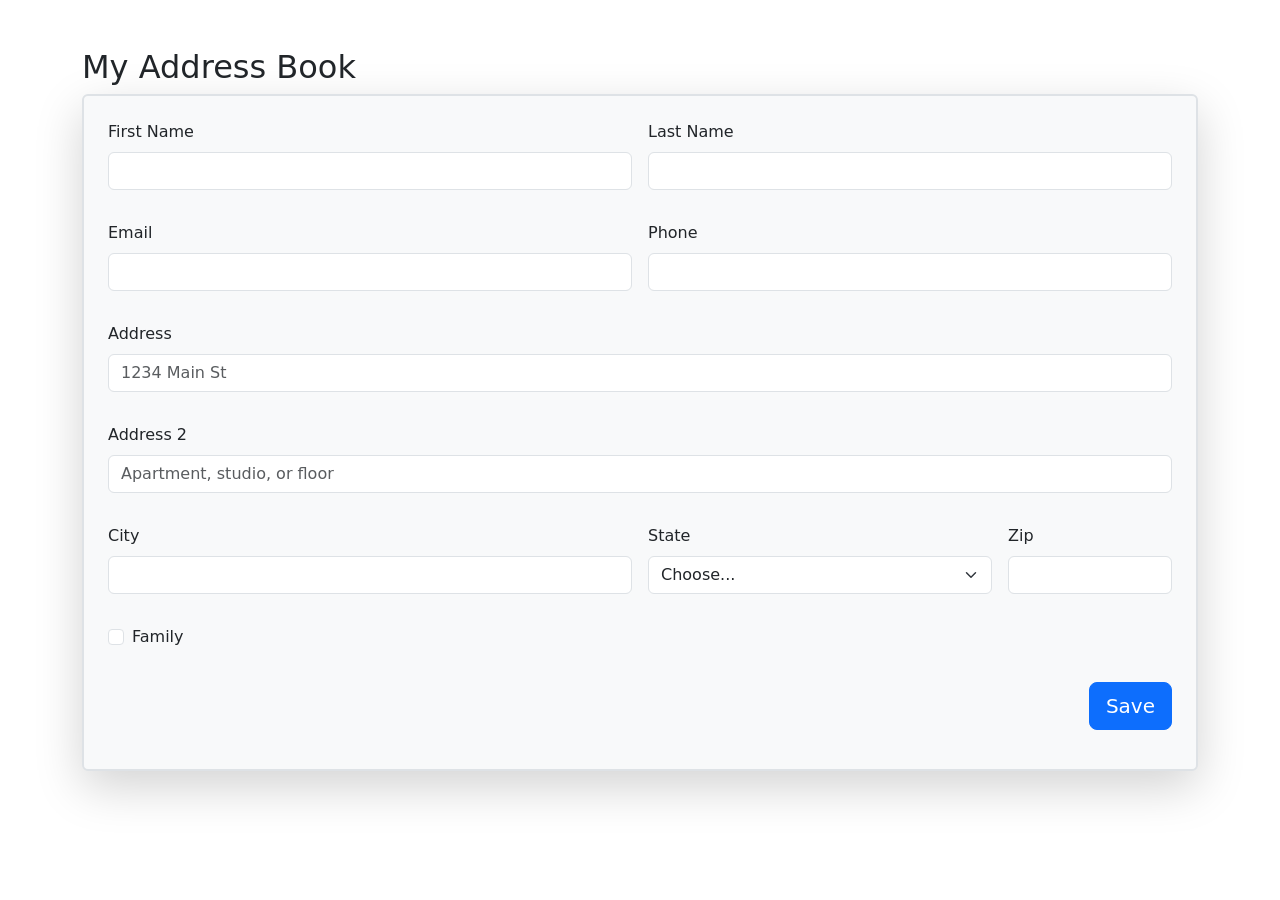
<file: AddressBook2/index.html>
<!doctype html>
<html lang="en">

<head>
    <title>Address Book</title>
    <!-- Required meta tags -->
    <meta charset="utf-8">
    <meta name="viewport" content="width=device-width, initial-scale=1, shrink-to-fit=no">

    <!-- Bootstrap CSS -->
    <link href="https://cdn.jsdelivr.net/npm/bootstrap@5.0.0/dist/css/bootstrap.min.css" rel="stylesheet"
        integrity="sha384-wEmeIV1mKuiNpC+IOBjI7aAzPcEZeedi5yW5f2yOq55WWLwNGmvvx4Um1vskeMj0" crossorigin="anonymous">

    <link rel="stylesheet" href="/css/site.css">
</head>

<body>

    <div class="container mt-5 ">
        <h2>My Address Book</h2>
        <div class="p-3 border border-2 shadow-lg bg-light rounded">
            <form class="row g-3 p-2">
                <div class="col-md-6">
                    <label for="inputFirstName" class="form-label">First Name</label>
                    <input type="text" class="form-control" id="inputFirstName">
                </div>
                <div class="col-md-6">
                    <label for="inputLastName" class="form-label">Last Name</label>
                    <input type="text" class="form-control" id="inputLastName">
                </div>
                <div class="col-md-6">
                    <label for="inputEmail" class="form-label">Email</label>
                    <input type="email" class="form-control" id="inputEmail">
                </div>
                <div class="col-md-6">
                    <label for="inputPhone" class="form-label">Phone</label>
                    <input type="tel" class="form-control" id="inputPhone">
                </div>
                <div class="col-12">
                    <label for="inputAddress" class="form-label">Address</label>
                    <input type="text" class="form-control" id="inputAddress" placeholder="1234 Main St">
                </div>
                <div class="col-12">
                    <label for="inputAddress2" class="form-label">Address 2</label>
                    <input type="text" class="form-control" id="inputAddress2"
                        placeholder="Apartment, studio, or floor">
                </div>
                <div class="col-md-6">
                    <label for="inputCity" class="form-label">City</label>
                    <input type="text" class="form-control" id="inputCity">
                </div>
                <div class="col-md-4">
                    <label for="inputState" class="form-label">State</label>
                    <select id="inputState" class="form-select">
                        <option selected>Choose...</option>
                        <option value="Alabama">Alabama</option>
                        <option value="Alaska">Alaska</option>
                        <option value="Arizona">Arizona</option>
                        <option value="Arkansas">Arkansas</option>
                        <option value="California">California</option>
                        <option value="Colorado">Colorado</option>
                        <option value="Connecticut">Connecticut</option>
                        <option value="Delaware">Delaware</option>
                        <option value="Dc">District Of Columbia</option>
                        <option value="Florida">Florida</option>
                        <option value="Georgia">Georgia</option>
                        <option value="Hawaii">Hawaii</option>
                        <option value="Idaho">Idaho</option>
                        <option value="Illinois">Illinois</option>
                        <option value="Indiana">Indiana</option>
                        <option value="Iowa">Iowa</option>
                        <option value="Kansas">Kansas</option>
                        <option value="Kentucky">Kentucky</option>
                        <option value="Louisiana">Louisiana</option>
                        <option value="Maine">Maine</option>
                        <option value="Maryland">Maryland</option>
                        <option value="Massachusetts">Massachusetts</option>
                        <option value="Michigan">Michigan</option>
                        <option value="Minnesota">Minnesota</option>
                        <option value="Mississippi">Mississippi</option>
                        <option value="Missouri">Missouri</option>
                        <option value="Montana">Montana</option>
                        <option value="Nebraska">Nebraska</option>
                        <option value="Nevada">Nevada</option>
                        <option value="New Hampshire">New Hampshire</option>
                        <option value="New Jersey">New Jersey</option>
                        <option value="New Mexico">New Mexico</option>
                        <option value="New York">New York</option>
                        <option value="North Carolina">North Carolina</option>
                        <option value="North Dekota">North Dakota</option>
                        <option value="Ohio">Ohio</option>
                        <option value="Oklahoma">Oklahoma</option>
                        <option value="Oregon">Oregon</option>
                        <option value="Pennsylvania">Pennsylvania</option>
                        <option value="Rhode Island">Rhode Island</option>
                        <option value="South Carolina">South Carolina</option>
                        <option value="South Dekota">South Dakota</option>
                        <option value="Tennessee">Tennessee</option>
                        <option value="Texas">Texas</option>
                        <option value="Utah">Utah</option>
                        <option value="Vermont">Vermont</option>
                        <option value="Virginia">Virginia</option>
                        <option value="Washington">Washington</option>
                        <option value="West Virginia">West Virginia</option>
                        <option value="Wisconsin">Wisconsin</option>
                        <option value="Wyoming">Wyoming</option>
                    </select>
                </div>
                <div class="col-md-2">
                    <label for="inputZip" class="form-label">Zip</label>
                    <input type="text" class="form-control" id="inputZip">
                </div>
                <div class="col-12">
                    <div class="form-check">
                        <input class="form-check-input" type="checkbox" id="gridCheck">
                        <label class="form-check-label" for="gridCheck">
                            Family
                        </label>
                    </div>
                </div>
                <div class="col-12 d-flex justify-content-end">
                    <button type="button" class="btn btn-lg btn-primary">Save</button>
                </div>
            </form>
        </div>
    </div>

    <!-- Bootstrap JS -->
    <script src="https://cdn.jsdelivr.net/npm/bootstrap@5.0.0/dist/js/bootstrap.bundle.min.js"
        integrity="sha384-p34f1UUtsS3wqzfto5wAAmdvj+osOnFyQFpp4Ua3gs/ZVWx6oOypYoCJhGGScy+8" crossorigin="anonymous">
    </script>
</body>

</html>
</file>
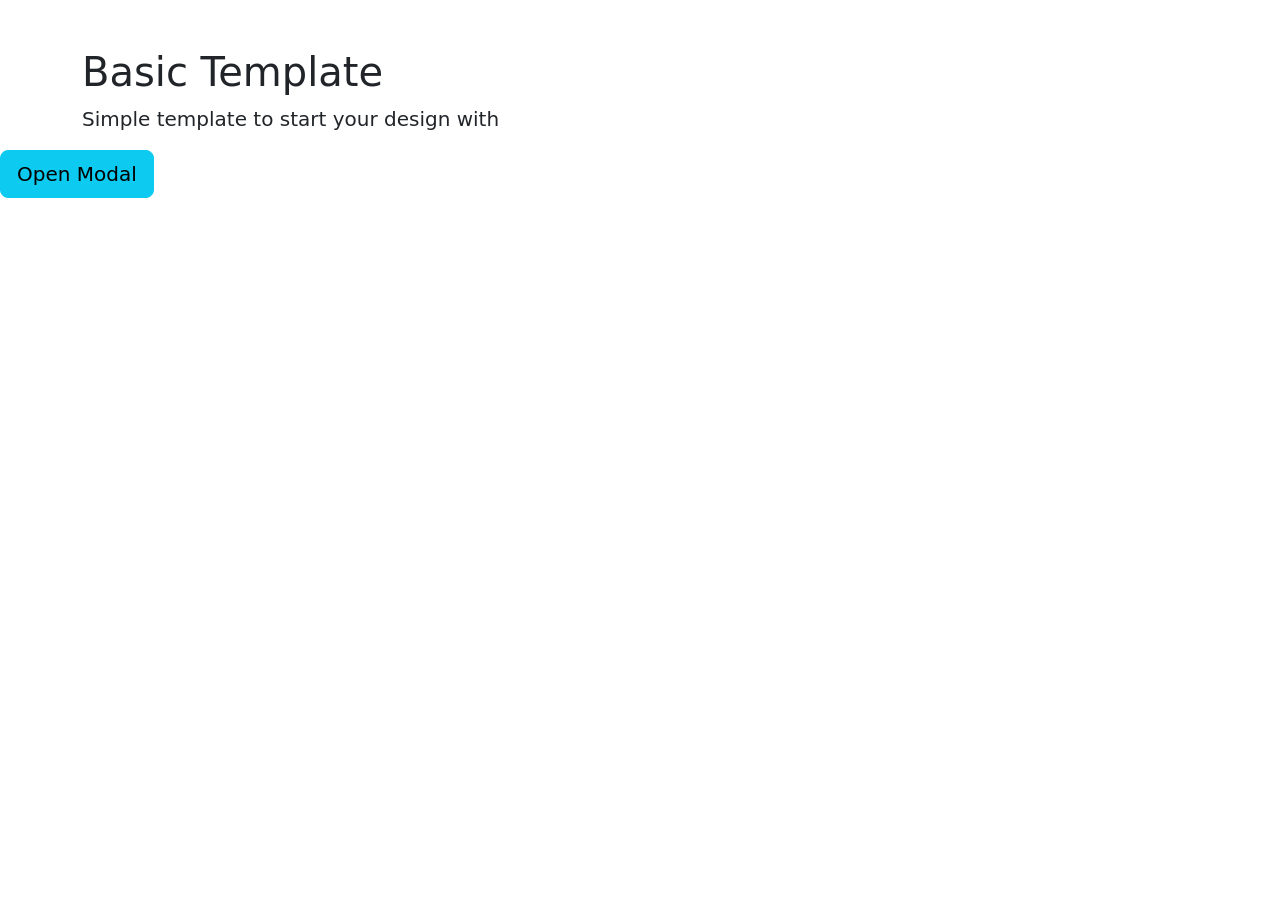
<file: NewFolder/index.html>
<!doctype html>
<html lang="en">

<head>
    <title>PageTitle</title>
    <!-- Required meta tags -->
    <meta charset="utf-8">
    <meta name="viewport" content="width=device-width, initial-scale=1, shrink-to-fit=no">

    <!-- Bootstrap CSS -->
    <link href="https://cdn.jsdelivr.net/npm/bootstrap@5.0.0/dist/css/bootstrap.min.css" rel="stylesheet"
        integrity="sha384-wEmeIV1mKuiNpC+IOBjI7aAzPcEZeedi5yW5f2yOq55WWLwNGmvvx4Um1vskeMj0" crossorigin="anonymous">
</head>

<body>
    <div class="container">
        <h1 class="mt-5">Basic Template </h1>
        <p class="lead">Simple template to start your design with</p>
    </div>

    <!-- Trigger the modal with a button -->
    <button type="button" class="btn btn-info btn-lg" data-toggle="modal" data-target="#myModal">Open Modal</button>

    <!-- Modal -->
    <div id="myModal" class="modal fade" role="dialog">
        <div class="modal-dialog">

            <!-- Modal content-->
            <div class="modal-content">
                <div class="modal-header">
                    <button type="button" class="close" data-dismiss="modal">&times;</button>
                    <h4 class="modal-title">Modal Header</h4>
                </div>
                <div class="modal-body">
                    <p>Some text in the modal.</p>
                </div>
                <div class="modal-footer">
                    <button type="button" class="btn btn-default" data-dismiss="modal">Close</button>
                </div>
            </div>

        </div>
    </div>




    <!-- Bootstrap JS -->
    <script src="https://cdn.jsdelivr.net/npm/bootstrap@5.0.0/dist/js/bootstrap.bundle.min.js"
        integrity="sha384-p34f1UUtsS3wqzfto5wAAmdvj+osOnFyQFpp4Ua3gs/ZVWx6oOypYoCJhGGScy+8" crossorigin="anonymous">
    </script>
</body>

</html>
</file>
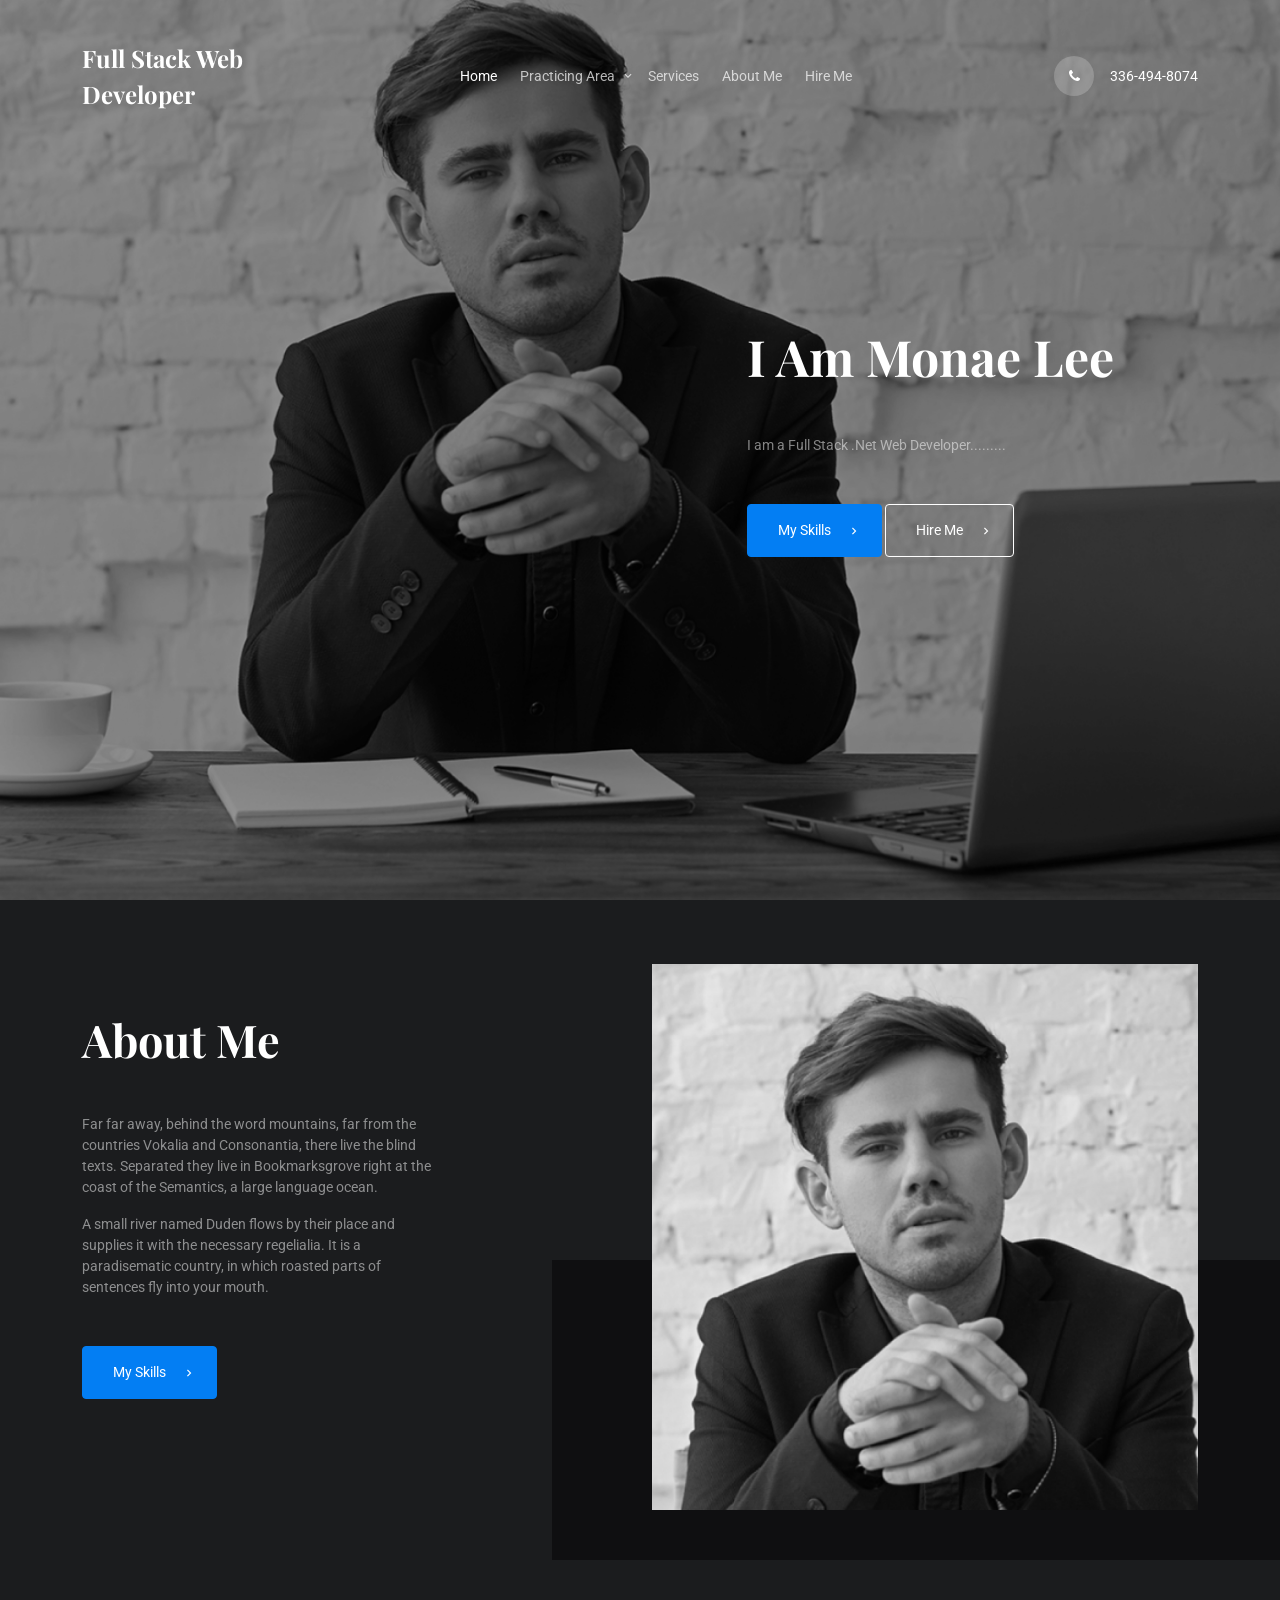
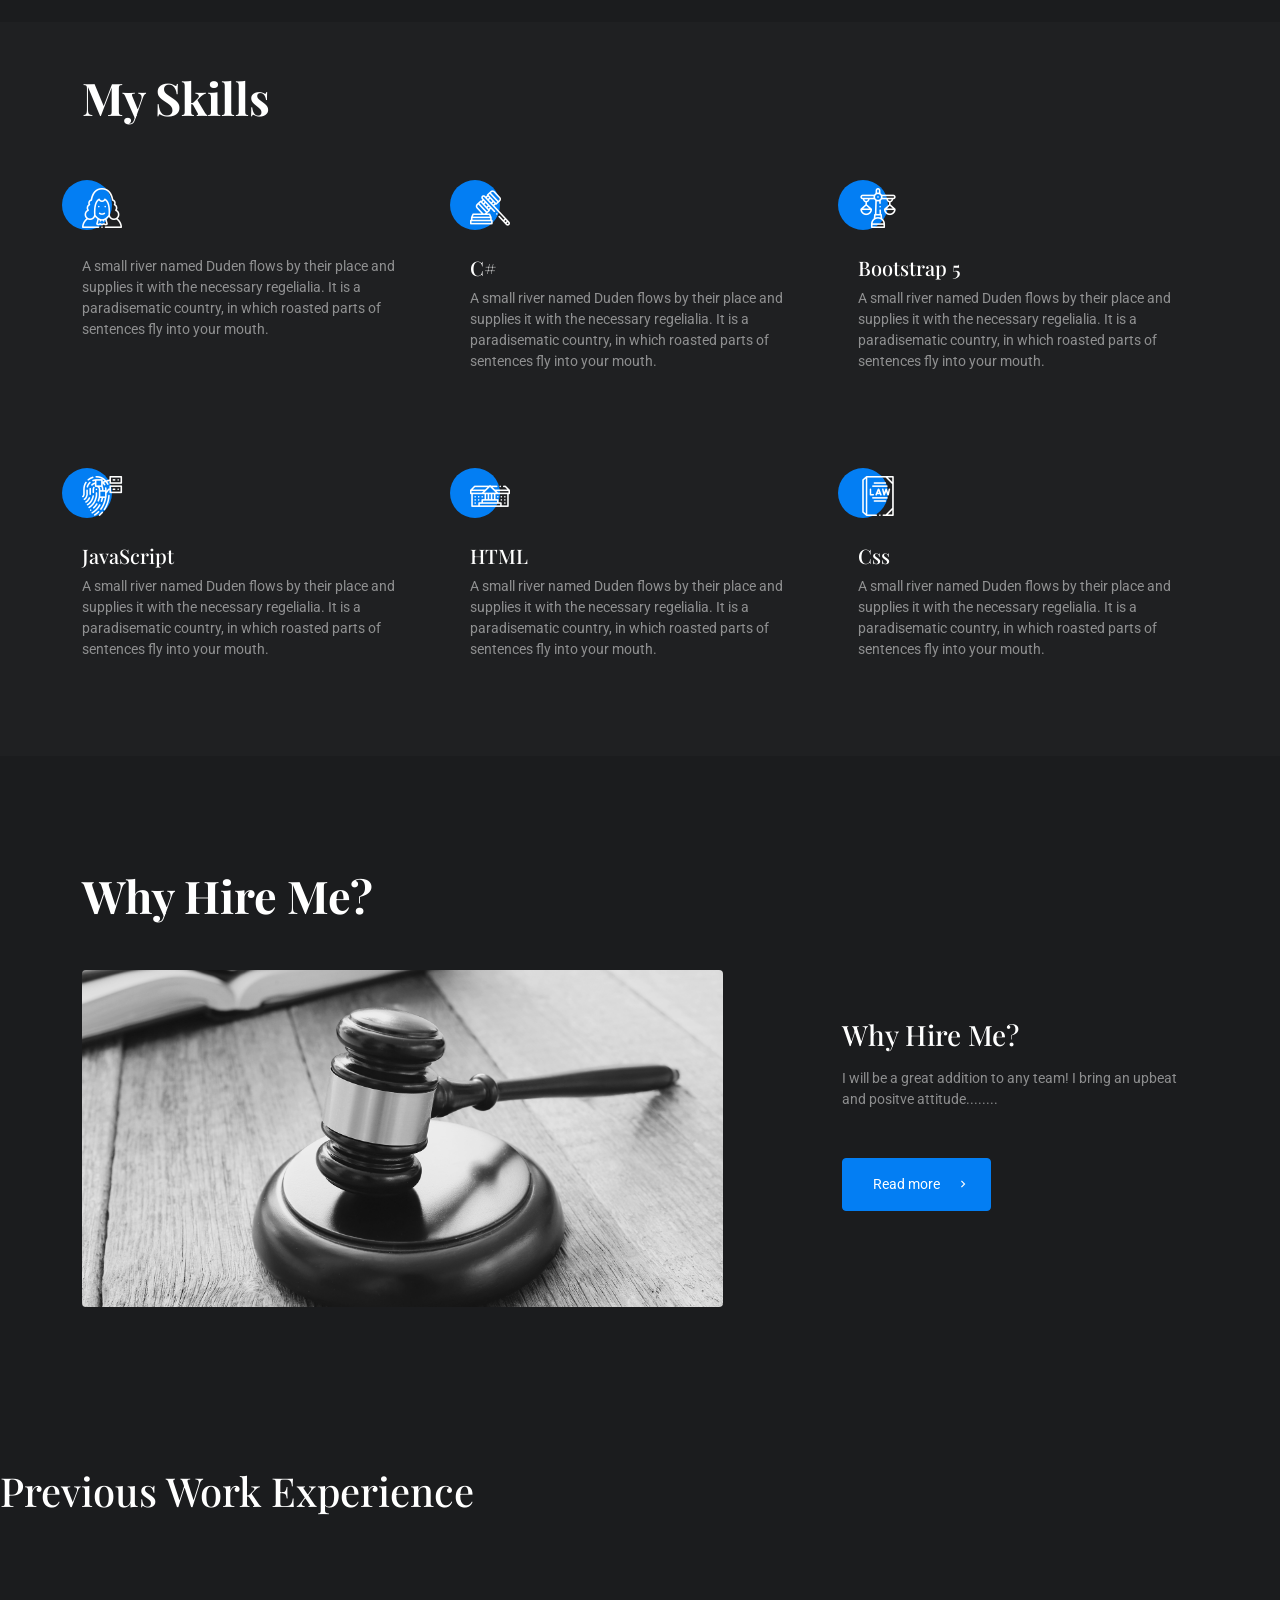
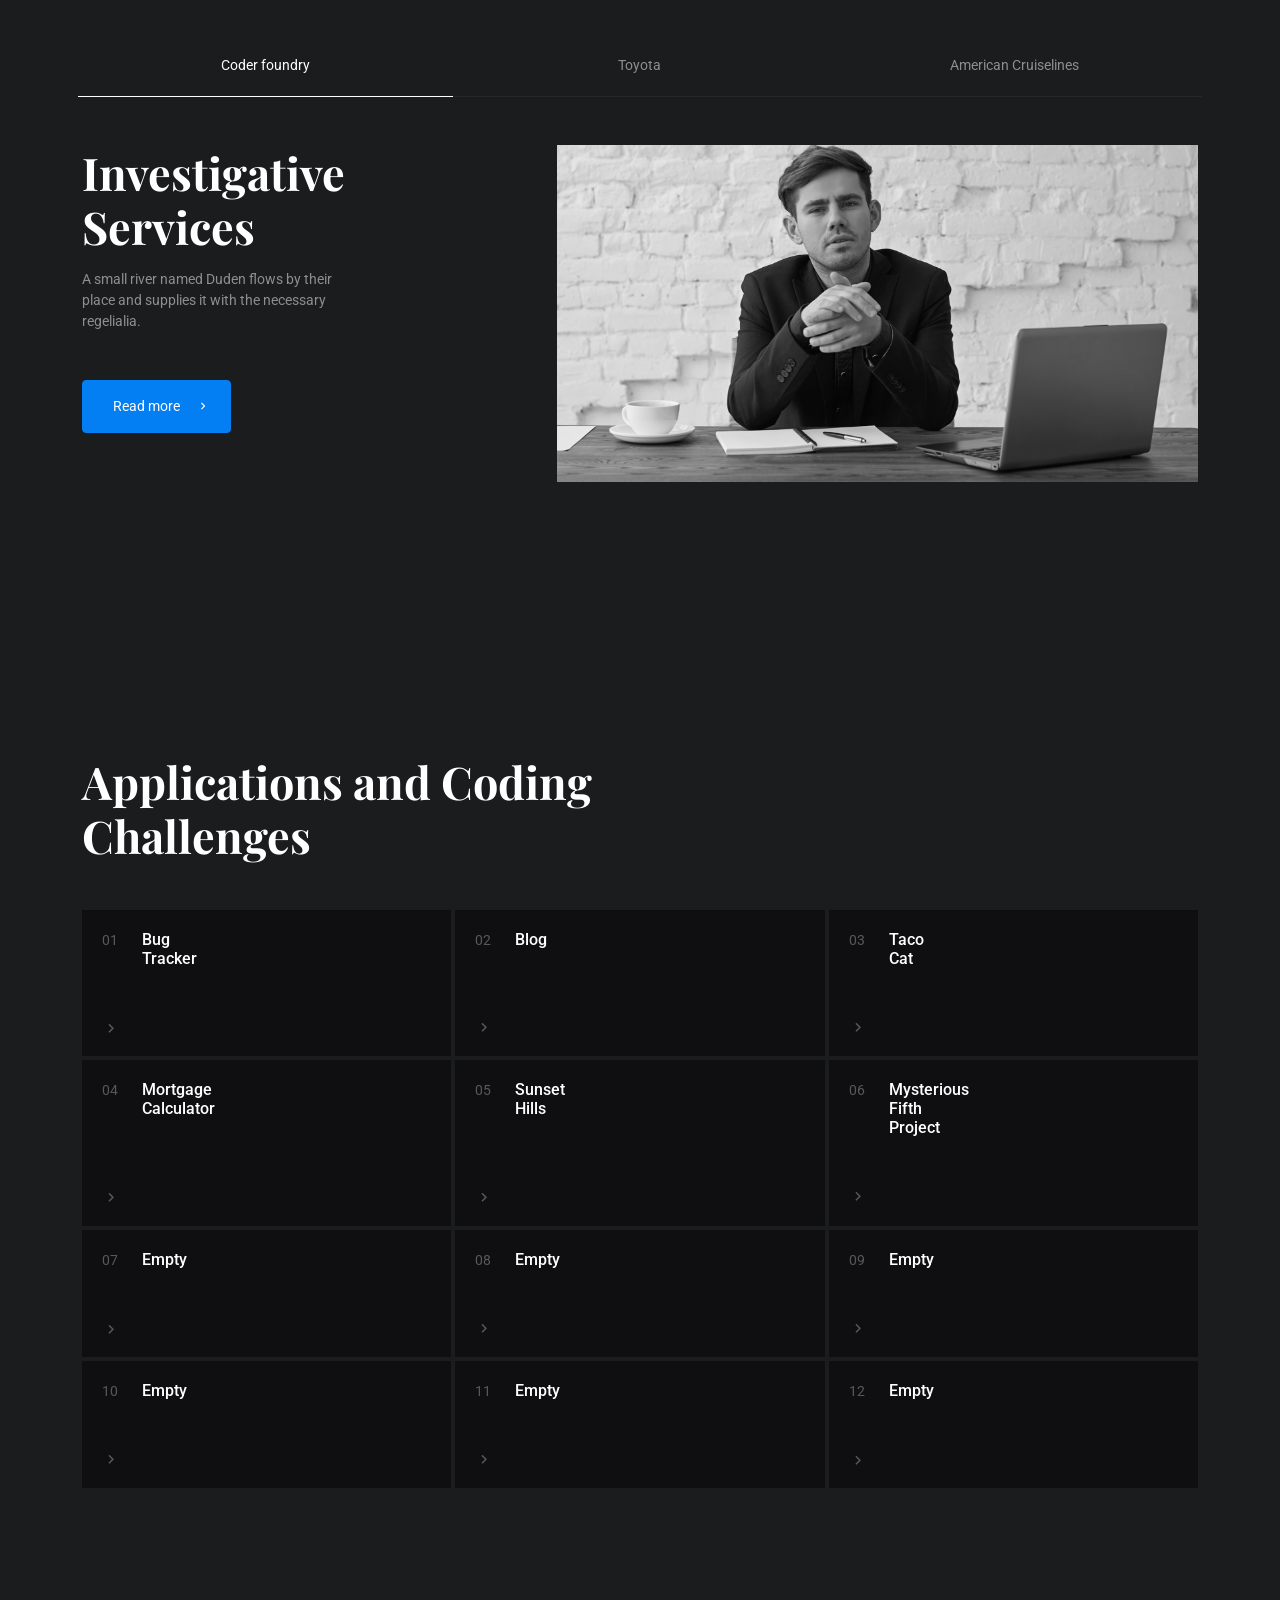
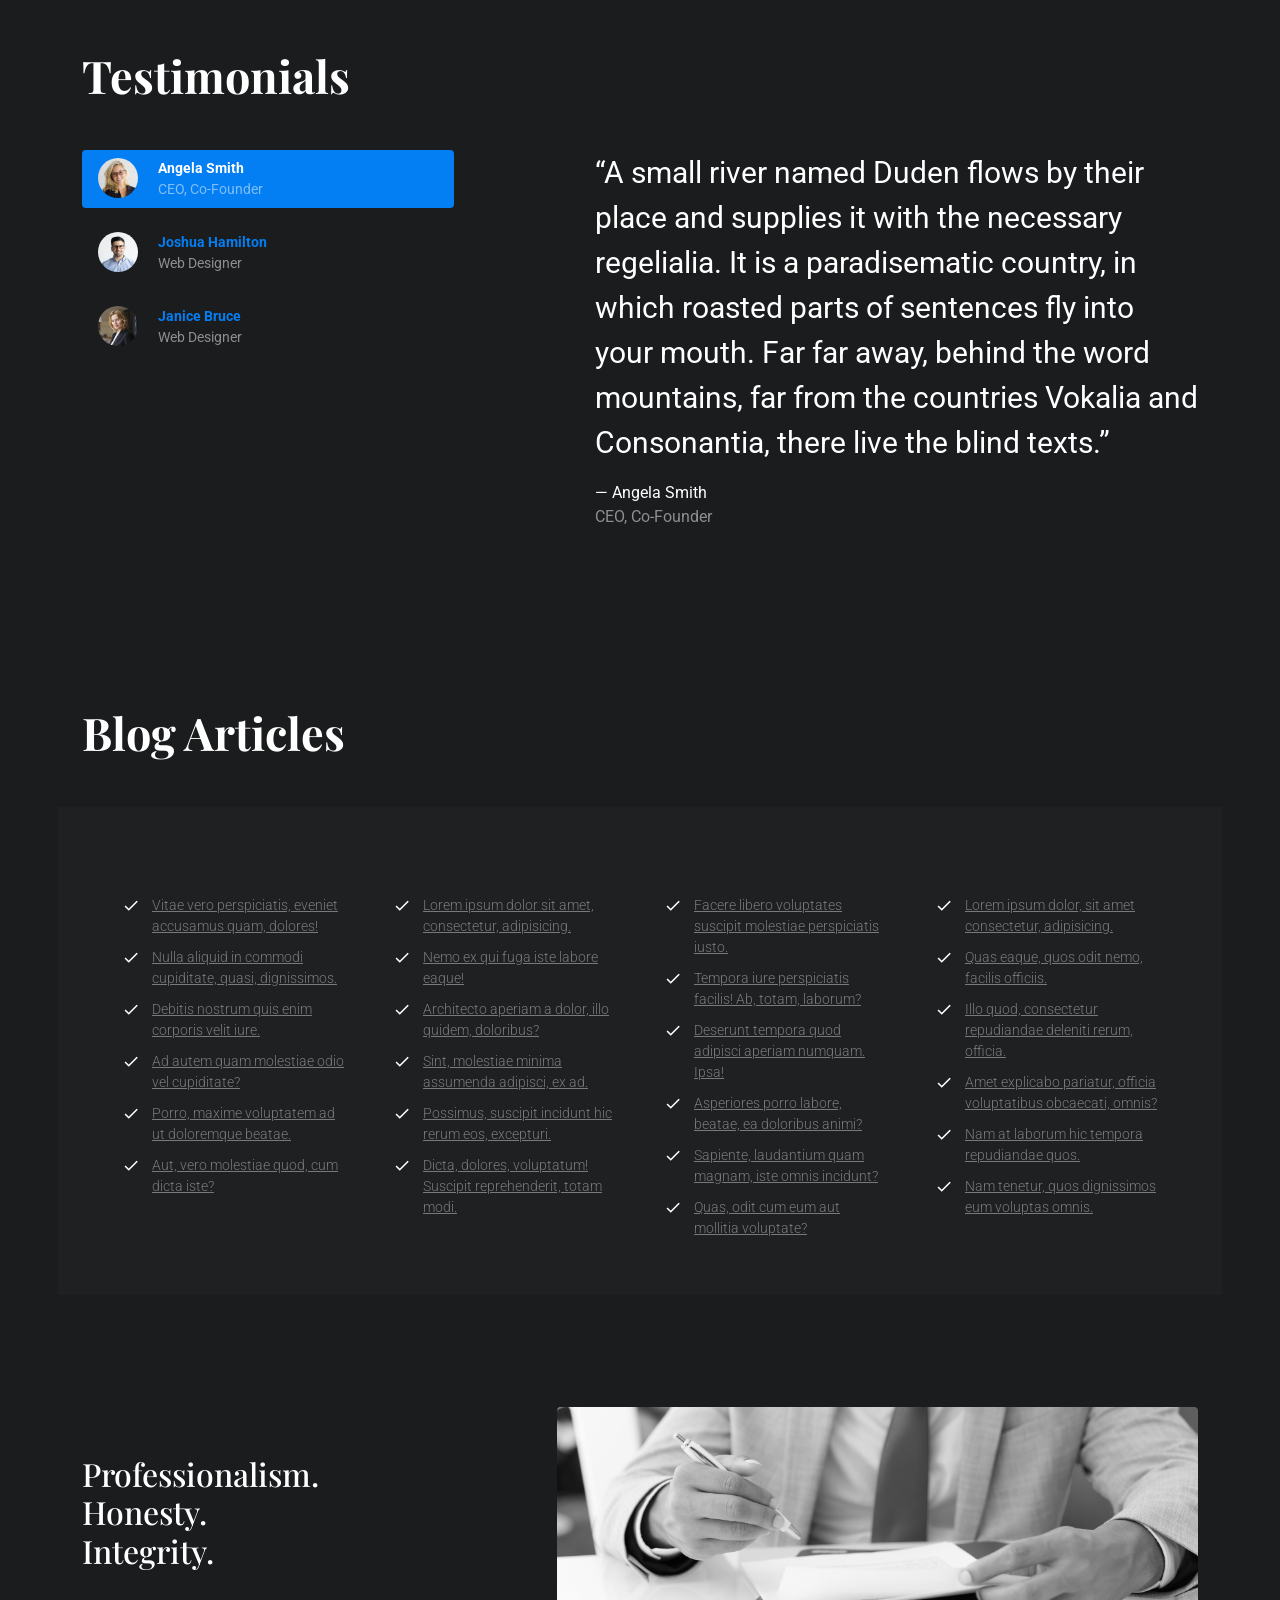
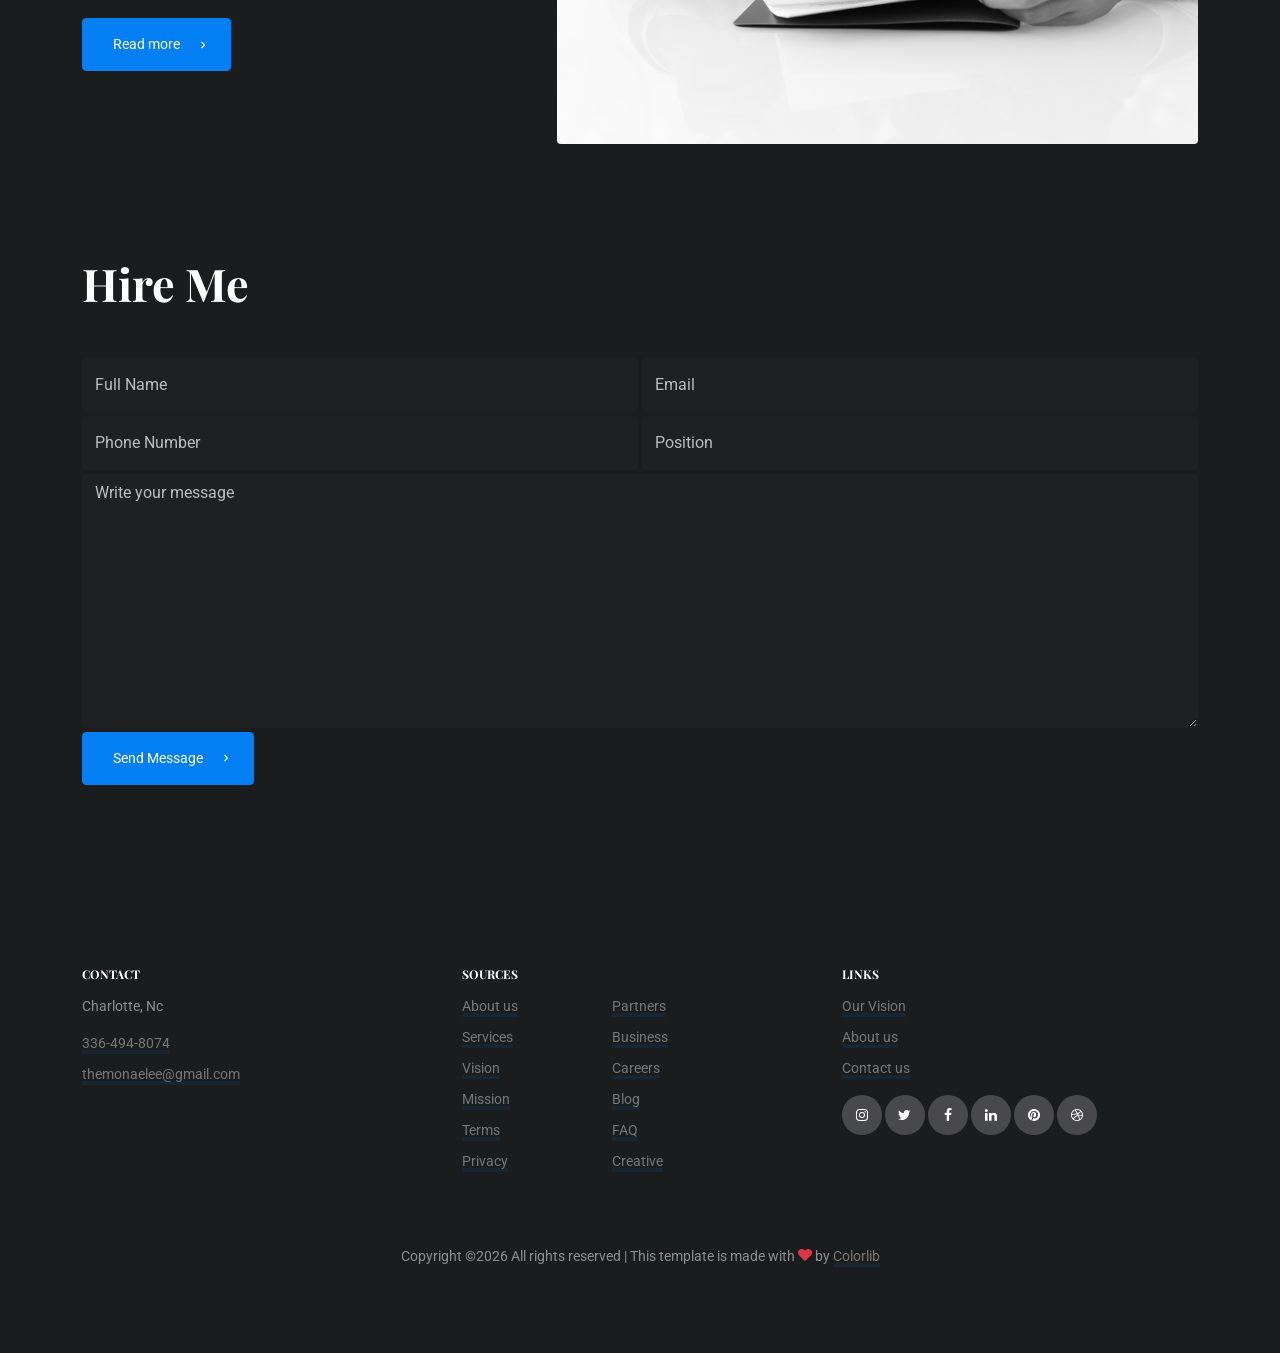
<file: Portfolio/index.html>
<!doctype html>
<html lang="en">

<head>
	<!-- Required meta tags -->
	<meta charset="utf-8">
	<meta name="viewport" content="width=device-width, initial-scale=1">

	<link rel="preconnect" href="https://fonts.gstatic.com">
	<link
		href="https://fonts.googleapis.com/css2?family=Playfair+Display:ital,wght@0,400;0,600;0,700;1,400&family=Roboto:wght@400;700&display=swap"
		rel="stylesheet">


	<link rel="stylesheet" href="fonts/icomoon/style.css">
	<link rel="stylesheet" href="fonts/flaticon/font/flaticon.css">

	<link rel="stylesheet" href="css/tiny-slider.css">
	<link rel="stylesheet" href="css/aos.css">
	<link rel="stylesheet" href="css/style.css">

	<title>Solicitor &mdash; Free Bootstrap 5 Website Template by Colorlib</title>
</head>

<body>

	<div class="site-mobile-menu site-navbar-target">
		<div class="site-mobile-menu-header">
			<div class="site-mobile-menu-close">
				<span class="icofont-close js-menu-toggle"></span>
			</div>
		</div>
		<div class="site-mobile-menu-body"></div>
	</div>

	<nav class="site-nav">
		<div class="container">
			<div class="menu-bg-wrap">
				<div class="site-navigation">
					<div class="row g-0 align-items-center">
						<div class="col-6 col-lg-2">
							<a href="index.html" class="logo m-0 float-left"></i>Full Stack Web Developer</a>
						</div>
						<div class="col-8 text-center d-none d-lg-inline-block">
							<ul class="js-clone-nav d-none d-lg-inline-block text-left site-menu mx-auto">
								<li class="active"><a href="index.html">Home</a></li>
								<li class="has-children">
									<a href="practicing-area.html">Practicing Area</a>
									<ul class="dropdown">
										<li><a href="#">Menu One</a></li>
										<li><a href="#">Menu Two</a></li>
										<li class="has-children">
											<a href="#">Dropdown</a>
											<ul class="dropdown">
												<li><a href="#">Sub Menu One</a></li>
												<li><a href="#">Sub Menu Two</a></li>
												<li><a href="#">Sub Menu Three</a></li>
											</ul>
										</li>
									</ul>
								</li>
								<li><a href="services.html">Services</a></li>
								<li><a href="about.html">About Me</a></li>
								<li><a href="contact.html">Hire Me</a></li>
							</ul>
						</div>
						<div class="col-6 col-lg-2">

							<div class="d-flex">
								<div class="ms-auto">
									<a href="#" class="call-us d-flex align-items-center">
										<span class="icon-phone me-3"></span>
										<span>336-494-8074</span>
									</a>
								</div>

								<a href="#"
									class="burger mt-1 ms-auto float-end site-menu-toggle js-menu-toggle d-inline-block d-lg-none light"
									data-toggle="collapse" data-target="#main-navbar">
									<span></span>
								</a>
							</div>
						</div>
					</div>

				</div>
			</div>
		</div>
	</nav>

	<div class="hero overlay" style="background-image: url('images/hero_1.jpg')">
		<div class="container">
			<div class="row align-items-center">
				<div class="col-lg-5 text-start ms-auto">
					<h1 class="heading mb-5" data-aos="fade-up">I Am Monae Lee</h1>


					<p class="mb-5 text-white-50" data-aos="fade-up" data-aos-delay="300"> I am a Full Stack .Net Web
						Developer.........
					</p>
					<p data-aos="fade-up" data-aos-delay="400">
						<a href="#" class="btn btn-primary has-arrow mr-2">My Skills <span
								class="icon-keyboard_arrow_right"></span></a>
						<a href="#" class="btn btn-outline-white has-arrow">Hire Me <span
								class="icon-keyboard_arrow_right"></span></a>
					</p>



				</div>
			</div>
		</div>
	</div>


	<div class="section sec-about-me">
		<div class="container">
			<div class="row">
				<div class="col-lg-7" data-aos="fade-up">
					<div class="section-heading">

						<h3 class="heading mb-5">About Me</h3>
					</div>
				</div>
			</div>

			<div class="row justify-content-between">
				<div class="col-lg-4 mb-5 mb-lg-0" data-aos="fade-up" data-aos-delay="100">
					<p class="text-white-50">Far far away, behind the word mountains, far from the countries Vokalia and
						Consonantia, there live the blind texts. Separated they live in Bookmarksgrove right at the
						coast of the Semantics, a large language ocean.</p>

					<p class="mb-5 text-white-50">A small river named Duden flows by their place and supplies it with
						the necessary regelialia. It is a paradisematic country, in which roasted parts of sentences fly
						into your mouth.</p>


					<p><a href="#" class="btn btn-primary has-arrow mr-2">My Skills <span
								class="icon-keyboard_arrow_right"></span></a></p>
				</div>

				<div class="col-lg-6 bg-1">
					<div class="img-wrap" data-aos="fade-up" data-aos-delay="200">
						<img src="images/about_2.png" alt="Image" class="img-fluid">
					</div>
				</div>
			</div>
		</div>
	</div>


	<div class="section py-5 bg-custom-light">
		<div class="container">
			<div class="row mb-5" data-aos="fade-up">
				<div class="col-lg-7">
					<h2 class="heading">My Skills</h2>
				</div>
			</div>
			<div class="row g-5">
				<div class="col-xs-12 col-sm-6 col-md-6 col-lg-4" data-aos="fade-up" data-aos-delay="0">
					<span class="flaticon-judge-1 text-white fs-1 mb-3 d-block circle"></span>
					<h4 class="fs-5"></h4>
					<p class="mb-5 text-white-50">A small river named Duden flows by their place and supplies it with
						the necessary regelialia. It is a paradisematic country, in which roasted parts of sentences fly
						into your mouth.</p>
				</div>
				<div class="col-xs-12 col-sm-6 col-md-6 col-lg-4" data-aos="fade-up" data-aos-delay="100">
					<span class="flaticon-judge text-white fs-1 mb-3 d-block circle"></span>
					<h4 class="fs-5">C#</h4>
					<p class="mb-5 text-white-50">A small river named Duden flows by their place and supplies it with
						the necessary regelialia. It is a paradisematic country, in which roasted parts of sentences fly
						into your mouth.</p>
				</div>
				<div class="col-xs-12 col-sm-6 col-md-6 col-lg-4" data-aos="fade-up" data-aos-delay="200">
					<span class="flaticon-themis text-white fs-1 mb-3 d-block circle"></span>
					<h4 class="fs-5">Bootstrap 5</h4>
					<p class="mb-5 text-white-50">A small river named Duden flows by their place and supplies it with
						the necessary regelialia. It is a paradisematic country, in which roasted parts of sentences fly
						into your mouth.</p>
				</div>

				<div class="col-xs-12 col-sm-6 col-md-6 col-lg-4" data-aos="fade-up" data-aos-delay="0">
					<span class="flaticon-fingerprint text-white fs-1 mb-3 d-block circle"></span>
					<h4 class="fs-5">JavaScript</h4>
					<p class="mb-5 text-white-50">A small river named Duden flows by their place and supplies it with
						the necessary regelialia. It is a paradisematic country, in which roasted parts of sentences fly
						into your mouth.</p>
				</div>
				<div class="col-xs-12 col-sm-6 col-md-6 col-lg-4" data-aos="fade-up" data-aos-delay="100">
					<span class="flaticon-courthouse text-white fs-1 mb-3 d-block circle"></span>
					<h4 class="fs-5">HTML</h4>
					<p class="mb-5 text-white-50">A small river named Duden flows by their place and supplies it with
						the necessary regelialia. It is a paradisematic country, in which roasted parts of sentences fly
						into your mouth.</p>
				</div>
				<div class="col-xs-12 col-sm-6 col-md-6 col-lg-4" data-aos="fade-up" data-aos-delay="200">
					<span class="flaticon-laws text-white fs-1 mb-3 d-block circle"></span>
					<h4 class="fs-5">Css</h4>
					<p class="mb-5 text-white-50">A small river named Duden flows by their place and supplies it with
						the necessary regelialia. It is a paradisematic country, in which roasted parts of sentences fly
						into your mouth.</p>
				</div>

			</div>

		</div>
	</div>




	<div class="section sec-why-us">
		<div class="container">
			<div class="row">
				<div class="col-lg-12">

					<div class="section-heading" data-aos="fade-up">

						<h3 class="heading mb-5">Why Hire Me?</h3>
					</div>
				</div>
			</div>


			<div class="row mb-5">

				<div class="col-lg-7">
					<div class="img-wrap" data-aos="fade-right">
						<img src="images/hero_3.jpg" alt="Image" class="img-fluid rounded">
					</div>
				</div>
				<div class="col-lg-4 ms-auto mt-5" data-aos="fade-left" data-aos-delay="100">
					<h3 class="mb-3">Why Hire Me?</h3>
					<p class="mb-5 text-white-50">I will be a great addition to any team! I bring an upbeat and positve
						attitude........</p>

					<p><a href="#" class="btn btn-primary has-arrow mr-2">Read more <span
								class="icon-keyboard_arrow_right"></span></a></p>

				</div>
			</div>

		</div>
	</div>



	<h1 id="previousWorkExperience">Previous Work Experience</h1>


	<div class="section sec-3">
		<div class="container">

			<div id="nav-tab" class="row g-2 custom-nav-slider nav mb-5" role="tablist" data-aos="fade-up">

				<a href="#tab-one" class="nav-link col-4 active" data-bs-toggle="tab" aria-selected="true"
					aria-controls="tab-one" role="tab">Coder foundry</a>

				<a href="#tab-two" class="nav-link col-4" data-bs-toggle="tab" aria-selected="false"
					aria-controls="tab-two" role="tab">Toyota</a>

				<a href="#tab-three" class="nav-link col-4" data-bs-toggle="tab" aria-selected="false"
					aria-controls="tab-three" role="tab">American Cruiselines</a>

			</div>

			<div class="tab-content" data-aos="fade-up" data-aos-delay="100">
				<div class="tab-pane fade show active" id="tab-one">
					<div class="row justify-content-between mb-5">
						<div class="col-lg-3">
							<div class="section-heading">
								<h3 class="heading mb-3">Investigative Services</h3>
								<p class="mb-5 text-white-50">A small river named Duden flows by their place and
									supplies it with the necessary regelialia. </p>
								<p><a href="#" class="btn btn-primary has-arrow mr-2">Read more <span
											class="icon-keyboard_arrow_right"></span></a></p>
							</div>
						</div>
						<div class="col-lg-7">
							<img src="images/hero_1.jpg" alt="Image" class="img-fluid">
						</div>
					</div>
				</div>

				<div class="tab-pane fade" id="tab-two">
					<div class="row justify-content-between mb-5">
						<div class="col-lg-3">
							<div class="section-heading">
								<h3 class="heading mb-3">Why Hire Me?</h3>
								<p class="mb-5 text-white-50">A small river named Duden flows by their place and
									supplies it with the necessary regelialia. </p>
								<p><a href="#" class="btn btn-primary has-arrow mr-2">Read more <span
											class="icon-keyboard_arrow_right"></span></a></p>
							</div>
						</div>
						<div class="col-lg-7">
							<img src="images/hero_2.jpg" alt="Image" class="img-fluid">
						</div>
					</div>
				</div>

				<div class="tab-pane fade" id="tab-three">
					<div class="row justify-content-between mb-5">
						<div class="col-lg-3">
							<div class="section-heading">
								<h3 class="heading mb-3">Criminal Defense Investigations</h3>
								<p class="mb-5 text-white-50">A small river named Duden flows by their place and
									supplies it with the necessary regelialia. </p>
								<p><a href="#" class="btn btn-primary has-arrow mr-2">Read more <span
											class="icon-keyboard_arrow_right"></span></a></p>
							</div>
						</div>
						<div class="col-lg-7">
							<img src="images/hero_3.jpg" alt="Image" class="img-fluid">
						</div>
					</div>
				</div>

			</div>


		</div>
	</div>



	<div class="section sec-4">
		<div class="container">
			<div class="row">
				<div class="col-lg-7">
					<div class="section-heading" data-aos="fade-up">

						<h3 class="heading mb-5">Applications and Coding Challenges</h3>
					</div>
				</div>
			</div>



			<div class="row g-1 align-items-stretch">
				<div class="col-6 col-sm-6 col-md-4 col-lg-4" data-aos="fade-up">
					<a class="d-flex media-2 h-100" data-bs-target="#bugTracker" data-bs-toggle="modal">
						<div>01</div>
						<div>
							<h3>Bug<br>Tracker</h3>
							<span class="icon-keyboard_arrow_right"></span>
						</div>
					</a>
				</div>
				<div class="col-6 col-sm-6 col-md-4 col-lg-4" data-aos="fade-up">
					<a class="d-flex media-2 h-100" data-bs-target="#blog" data-bs-toggle="modal">
						<div>02</div>
						<div>
							<h3>Blog</h3>
							<span class="icon-keyboard_arrow_right"></span>
						</div>
					</a>
				</div>
				<div class="col-6 col-sm-6 col-md-4 col-lg-4" data-aos="fade-up">
					<a class="d-flex media-2 h-100" data-bs-target="#tacoCat" data-bs-toggle="modal">
						<div>03</div>
						<div>
							<h3> Taco<br>Cat</h3>
							<span class="icon-keyboard_arrow_right"></span>
						</div>
					</a>
				</div>
				<div class="col-6 col-sm-6 col-md-4 col-lg-4" data-aos="fade-up">
					<a class="d-flex media-2 h-100" data-bs-target="#calculator" data-bs-toggle="modal">
						<div>04</div>
						<div>
							<h3>Mortgage <br> Calculator</h3>
							<span class="icon-keyboard_arrow_right"></span>
						</div>
					</a>
				</div>
				<div class="col-6 col-sm-6 col-md-4 col-lg-4" data-aos="fade-up">
					<a class="d-flex media-2 h-100" data-bs-target="#sunsetHills" data-bs-toggle="modal">
						<div>05</div>
						<div>
							<h3>Sunset<br> Hills</h3>
							<span class="icon-keyboard_arrow_right"></span>
						</div>
					</a>
				</div>

				<div class="col-6 col-sm-6 col-md-4 col-lg-4" data-aos="fade-up">
					<a class="d-flex media-2 h-100" data-bs-target="#mysterious" data-bs-toggle="modal">
						<div>06</div>
						<div>
							<h3>Mysterious <br>Fifth<br>Project</h3>
							<span class="icon-keyboard_arrow_right"></span>
						</div>

					</a>
				</div>
				<div class="col-6 col-sm-6 col-md-4 col-lg-4" data-aos="fade-up">
					<a class="d-flex media-2 h-100" href="practicing-area-single.html">
						<div>07</div>
						<div>
							<h3>Empty</h3>
							<span class="icon-keyboard_arrow_right"></span>
						</div>
					</a>
				</div>
				<div class="col-6 col-sm-6 col-md-4 col-lg-4" data-aos="fade-up">
					<a class="d-flex media-2 h-100" href="practicing-area-single.html">
						<div>08</div>
						<div>
							<h3>Empty</h3>
							<span class="icon-keyboard_arrow_right"></span>
						</div>
					</a>
				</div>
				<div class="col-6 col-sm-6 col-md-4 col-lg-4" data-aos="fade-up">
					<a class="d-flex media-2 h-100" href="practicing-area-single.html">
						<div>09</div>
						<div>
							<h3>Empty</h3>
							<span class="icon-keyboard_arrow_right"></span>
						</div>
					</a>
				</div>
				<div class="col-6 col-sm-6 col-md-4 col-lg-4" data-aos="fade-up">
					<a class="d-flex media-2 h-100" href="practicing-area-single.html">
						<div>10</div>
						<div>
							<h3>Empty</h3>
							<span class="icon-keyboard_arrow_right"></span>
						</div>
					</a>
				</div>

				<div class="col-6 col-sm-6 col-md-4 col-lg-4" data-aos="fade-up">
					<a class="d-flex media-2 h-100" href="practicing-area-single.html">
						<div>11</div>
						<div>
							<h3>Empty</h3>
							<span class="icon-keyboard_arrow_right"></span>
						</div>
					</a>
				</div>
				<div class="col-6 col-sm-6 col-md-4 col-lg-4" data-aos="fade-up">
					<a class="d-flex media-2 h-100" href="practicing-area-single.html">
						<div>12</div>
						<div>
							<h3>Empty</h3>
							<span class="icon-keyboard_arrow_right"></span>
						</div>
					</a>
				</div>
			</div>
		</div>
	</div>



	<div class="section py-5 sec-testimonial">
		<div class="container">
			<div class="row">
				<div class="col-lg-7">
					<div class="section-heading">

						<h3 class="heading mb-5">Testimonials</h3>
					</div>
				</div>
			</div>
			<div class="d-md-flex align-items-start justify-content-between tabs">
				<div class="nav flex-column nav-pills me-3 col-md-4" id="v-pills-tab" role="tablist"
					aria-orientation="vertical">
					<a href="#testimonial-one" class="nav-link mb-3 active d-flex" id="testimonial-one-tab"
						data-bs-toggle="pill" role="tab" aria-controls="testimonial-one">
						<div class="img">
							<img src="images/person_2.jpg" alt="Image" class="img-fluid">
						</div>
						<div class="text">
							<strong class="d-block">Angela Smith</strong>
							<span class="text-white-50">CEO, Co-Founder</span>
						</div>
					</a>


					<a href="#testimonial-two" class="nav-link mb-3 d-flex" id="testimonial-two-tab"
						data-bs-toggle="pill" role="tab" aria-controls="testimonial-two">
						<div class="img">
							<img src="images/person_1.jpg" alt="Image" class="img-fluid">
						</div>
						<div class="text">
							<strong class="d-block">Joshua Hamilton</strong>
							<span class="text-white-50">Web Designer</span>
						</div>
					</a>

					<a href="#testimonial-three" class="nav-link mb-3 d-flex" id="testimonial-three-tab"
						data-bs-toggle="pill" role="tab" aria-controls="testimonial-two">
						<div class="img">
							<img src="images/person_3.jpg" alt="Image" class="img-fluid">
						</div>
						<div class="text">
							<strong class="d-block">Janice Bruce</strong>
							<span class="text-white-50">Web Designer</span>
						</div>
					</a>


				</div>
				<div class="tab-content ps-lg-5 col-md-7" id="v-pills-tabContent">
					<div class="tab-pane fade show active" role="tabpanel" id="testimonial-one">
						<blockquote>
							<p>&ldquo;A small river named Duden flows by their place and supplies it with the necessary
								regelialia. It is a paradisematic country, in which roasted parts of sentences fly into
								your mouth. Far far away, behind the word mountains, far from the countries Vokalia and
								Consonantia, there live the blind texts.&rdquo;</p>

						</blockquote>
						<p class="fs-6">
							<span class="text-white d-block">&mdash; Angela Smith</span>
							<span class="text-white-50">CEO, Co-Founder</span>
						</p>
					</div>

					<div class="tab-pane fade" role="tabpanel" id="testimonial-two">
						<blockquote>
							<p>&ldquo;A small river named Duden flows by their place and supplies it with the necessary
								regelialia. It is a paradisematic country, in which roasted parts of sentences fly into
								your mouth.&rdquo;</p>
						</blockquote>

						<p class="fs-6">
							<span class="text-white d-block">&mdash; Angela Smith</span>
							<span class="text-white-50">CEO, Co-Founder</span>
						</p>

					</div>

					<div class="tab-pane fade" role="tabpanel" id="testimonial-three">
						<blockquote>
							<p>&ldquo;On her way she met a copy. The copy warned the Little Blind Text, that where it
								came from it would have been rewritten a thousand times and everything that was left
								from its origin would be the word "and" and the Little Blind Text should turn around and
								return to its own, safe country. But nothing the copy said could convince her and so it
								didn’t take long until a few insidious Copy Writers ambushed her, made her drunk with
								Longe and Parole. &rdquo;</p>
						</blockquote>

						<p class="fs-6">
							<span class="text-white d-block">&mdash; Angela Smith</span>
							<span class="text-white-50">CEO, Co-Founder</span>
						</p>

					</div>


				</div>
			</div>
		</div>
	</div>


	<div class="section sec-list">
		<div class="container">
			<div class="row mb-5">
				<div class="col-lg-7">
					<div class="section-heading">

						<h3 class="heading mb-5">Blog Articles</h3>
					</div>
				</div>
				<div class="col-lg-5 align-self-end mb-5">
					<p class="text-white-50"></p>
				</div>
			</div>

			<div class="row">
				<div class="col-lg-12">
					<div class="row box g-5">
						<div class="col-xs-6 col-sm-6 col-md-6 col-lg-3">
							<ul class="list-unstyled">
								<li><a href="#">Vitae vero perspiciatis, eveniet accusamus quam, dolores!</a></li>
								<li><a href="#">Nulla aliquid in commodi cupiditate, quasi, dignissimos.</a></li>
								<li><a href="#">Debitis nostrum quis enim corporis velit iure.</a></li>
								<li><a href="#">Ad autem quam molestiae odio vel cupiditate?</a></li>
								<li><a href="#">Porro, maxime voluptatem ad ut doloremque beatae.</a></li>
								<li><a href="#">Aut, vero molestiae quod, cum dicta iste?</a></li>
							</ul>
						</div>
						<div class="col-xs-6 col-sm-6 col-md-6 col-lg-3">
							<ul class="list-unstyled">
								<li><a href="#">Lorem ipsum dolor sit amet, consectetur, adipisicing.</a></li>
								<li><a href="#">Nemo ex qui fuga iste labore eaque!</a></li>
								<li><a href="#">Architecto aperiam a dolor, illo quidem, doloribus?</a></li>
								<li><a href="#">Sint, molestiae minima assumenda adipisci, ex ad.</a></li>
								<li><a href="#">Possimus, suscipit incidunt hic rerum eos, excepturi.</a></li>
								<li><a href="#">Dicta, dolores, voluptatum! Suscipit reprehenderit, totam modi.</a></li>

							</ul>
						</div>
						<div class="col-xs-6 col-sm-6 col-md-6 col-lg-3">
							<ul class="list-unstyled">
								<li><a href="#">Facere libero voluptates suscipit molestiae perspiciatis iusto.</a></li>
								<li><a href="#">Tempora iure perspiciatis facilis! Ab, totam, laborum?</a></li>
								<li><a href="#">Deserunt tempora quod adipisci aperiam numquam. Ipsa!</a></li>
								<li><a href="#">Asperiores porro labore, beatae, ea doloribus animi?</a></li>
								<li><a href="#">Sapiente, laudantium quam magnam, iste omnis incidunt?</a></li>
								<li><a href="#">Quas, odit cum eum aut mollitia voluptate?</a></li>
							</ul>
						</div>
						<div class="col-xs-6 col-sm-6 col-md-6 col-lg-3">
							<ul class="list-unstyled">
								<li><a href="#">Lorem ipsum dolor, sit amet consectetur, adipisicing.</a></li>
								<li><a href="#">Quas eaque, quos odit nemo, facilis officiis.</a></li>
								<li><a href="#">Illo quod, consectetur repudiandae deleniti rerum, officia.</a></li>
								<li><a href="#">Amet explicabo pariatur, officia voluptatibus obcaecati, omnis?</a></li>
								<li><a href="#">Nam at laborum hic tempora repudiandae quos.</a></li>
								<li><a href="#">Nam tenetur, quos dignissimos eum voluptas omnis.</a></li>

							</ul>
						</div>
					</div>
				</div>
			</div>


		</div>
	</div>


	<div class="section py-0">
		<div class="container">
			<div class="row">

				<div class="col-lg-7 order-lg-2">
					<div class="img-wrap" data-aos="fade-left">
						<img src="images/hero_2.jpg" alt="Image" class="img-fluid rounded">
					</div>
				</div>
				<div class="col-lg-4 me-auto mt-5" data-aos="fade-right" data-aos-delay="100">
					<h2 class="mb-3">Professionalism.<br>Honesty.<br>Integrity.</h2>
					<p class="mb-5 text-white-50"></p>

					<p><a href="#" class="btn btn-primary has-arrow mr-2">Read more <span
								class="icon-keyboard_arrow_right"></span></a></p>

				</div>
			</div>
		</div>
	</div>


	<div class="section sec-6">
		<div class="container">
			<div class="row">
				<div class="col-lg-7">
					<div class="section-heading">

						<h3 class="heading mb-5">Hire Me</h3>
					</div>
				</div>
			</div>

			<form method="post" data-netlify="true" class="row g-1">
				<div class="col-lg-6">
					<input type="text" name="name" class="form-control" placeholder="Full Name">
				</div>
				<div class="col-lg-6">
					<input type="text" name="email" class="form-control" placeholder="Email">
				</div>

				<div class="col-lg-6">
					<input type="text" name="number" class="form-control" placeholder="Phone Number">
				</div>
				<div class="col-lg-6">
					<input type="text" name="position" class="form-control" placeholder="Position">
				</div>

				<div class="col-lg-12">
					<textarea class="form-control" placeholder="Write your message" name="" id="" cols="30"
						rows="10"></textarea>
				</div>

				<div class="col-lg-12">
					<button type="submit" class="btn btn-primary has-arrow">Send Message <span
							class="icon-keyboard_arrow_right"></span></button>
				</div>
			</form>
		</div>
	</div>



	<div class="site-footer">
		<div class="container">

			<div class="row">
				<div class="col-lg-4">
					<div class="widget">
						<h3>Contact</h3>
						<address class="text-white-50">Charlotte, Nc</address>
						<ul class="list-unstyled links">
							<li><a href="tel://3364948074">336-494-8074</a></li>
							<li><a href="mailto:themonaelee@gmail.com">themonaelee@gmail.com</a></li>
						</ul>
					</div> <!-- /.widget -->
				</div> <!-- /.col-lg-4 -->
				<div class="col-lg-4">
					<div class="widget">
						<h3>Sources</h3>
						<ul class="list-unstyled float-start links">
							<li><a href="#">About us</a></li>
							<li><a href="#">Services</a></li>
							<li><a href="#">Vision</a></li>
							<li><a href="#">Mission</a></li>
							<li><a href="#">Terms</a></li>
							<li><a href="#">Privacy</a></li>
						</ul>
						<ul class="list-unstyled float-start links">
							<li><a href="#">Partners</a></li>
							<li><a href="#">Business</a></li>
							<li><a href="#">Careers</a></li>
							<li><a href="#">Blog</a></li>
							<li><a href="#">FAQ</a></li>
							<li><a href="#">Creative</a></li>
						</ul>
					</div> <!-- /.widget -->
				</div> <!-- /.col-lg-4 -->
				<div class="col-lg-4">
					<div class="widget">
						<h3>Links</h3>
						<ul class="list-unstyled links">
							<li><a href="#">Our Vision</a></li>
							<li><a href="#">About us</a></li>
							<li><a href="#">Contact us</a></li>
						</ul>

						<ul class="list-unstyled social">
							<li><a href="#"><span class="icon-instagram"></span></a></li>
							<li><a href="#"><span class="icon-twitter"></span></a></li>
							<li><a href="#"><span class="icon-facebook"></span></a></li>
							<li><a href="#"><span class="icon-linkedin"></span></a></li>
							<li><a href="#"><span class="icon-pinterest"></span></a></li>
							<li><a href="#"><span class="icon-dribbble"></span></a></li>
						</ul>
					</div> <!-- /.widget -->
				</div> <!-- /.col-lg-4 -->
			</div> <!-- /.row -->

			<div class="row mt-5">
				<div class="col-12 text-center">
					<p class="text-white-50">Copyright &copy;<script>
							document.write(new Date().getFullYear());
						</script> All rights reserved | This template is made with <i class="icon-heart text-danger"
							aria-hidden="true"></i> by <a href="https://colorlib.com" target="_blank"
							rel="nofollow noopener">Colorlib</a>
					</p>

				</div>
			</div>
		</div> <!-- /.container -->
	</div> <!-- /.site-footer -->


	<!-- Preloader -->
	<div id="overlayer"></div>
	<div class="loader">
		<div class="spinner-border" role="status">
			<span class="visually-hidden">Loading...</span>
		</div>
	</div>




	<!-- Modal -->
	<div id="bugTracker" class="modal fade" role="dialog">
		<div class="modal-dialog">

			<!-- Modal content-->
			<div class="modal-content">
				<div class="modal-header">
					<button type="button" class="close" data-bs-dismiss="modal">&times;</button>
					<h4 class="modal-title">Modal Header</h4>
				</div>
				<div class="modal-body">
					<p>Some text in the modal.</p>
				</div>
				<div class="modal-footer">
					<button type="button" class="btn btn-default" data-bs-dismiss="modal">Close</button>
				</div>
			</div>

		</div>
	</div>

	<!-- Modal For Blog -->
	<div id="blog" class="modal fade" role="dialog">
		<div class="modal-dialog">


			<!-- Modal content-->
			<div class="modal-content">
				<div class="modal-header">
					<button type="button" class="close" data-bs-dismiss="modal">&times;</button>
					<h4 class="modal-title">Modal Header</h4>
				</div>
				<div class="modal-body">
					<p>Some text in the modal.</p>
				</div>
				<div class="modal-footer">
					<button type="button" class="btn btn-default" data-bs-dismiss="modal">Close</button>
				</div>
			</div>


		</div>
	</div>

	<!-- Modal For Taco Cat -->
	<div id="tacoCat" class="modal fade" role="dialog">
		<div class="modal-dialog">


			<!-- Modal content-->
			<div class="modal-content">
				<div class="modal-header">
					<button type="button" class="close" data-bs-dismiss="modal">&times;</button>
					<h4 class="modal-title">Modal Header</h4>
				</div>
				<div class="modal-body">
					<p>Some text in the modal.</p>
				</div>
				<div class="modal-footer">
					<button type="button" class="btn btn-default" data-bs-dismiss="modal">Close</button>
				</div>
			</div>
		</div>
	</div>
	<!-- Modal For Mortgage Calculator -->
	<div id="calculator" class="modal fade" role="dialog">
		<div class="modal-dialog">


			<!-- Modal content-->
			<div class="modal-content">
				<div class="modal-header">
					<button type="button" class="close" data-bs-dismiss="modal">&times;</button>
					<h4 class="modal-title">Modal Header</h4>
				</div>
				<div class="modal-body">
					<p>Some text in the modal.</p>
				</div>
				<div class="modal-footer">
					<button type="button" class="btn btn-default" data-bs-dismiss="modal">Close</button>
				</div>
			</div>
		</div>
	</div>

	<!-- Modal For Sunset Hills -->
	<div id="sunsetHills" class="modal fade" role="dialog">
		<div class="modal-dialog">


			<!-- Modal content-->
			<div class="modal-content">
				<div class="modal-header">
					<button type="button" class="close" data-bs-dismiss="modal">&times;</button>
					<h4 class="modal-title">Sunset Hills Coding Challenge</h4>
				</div>
				<div class="modal-body">
					<p>Challenge Not Available</p>
				</div>
				<div class="modal-footer">
					<button type="button" class="btn btn-default" data-bs-dismiss="modal">Close</button>
				</div>
			</div>
		</div>
	</div>

	<!-- Modal For Myserious Fifth Project -->
	<div id="mysterious" class="modal fade" role="dialog">
		<div class="modal-dialog">


			<!-- Modal content-->
			<div class="modal-content">
				<div class="modal-header">
					<button type="button" class="close" data-bs-dismiss="modal">&times;</button>
					<h4 class="modal-title">Myseterious Fifth Project</h4>
				</div>
				<div class="modal-body">
					<p>Challenge not available.</p>
				</div>
				<div class="modal-footer">
					<button type="button" class="btn btn-default" data-bs-dismiss="modal">Close</button>
				</div>
			</div>
		</div>
	</div>

	<script src="js/bootstrap.bundle.min.js"></script>
	<script src="js/tiny-slider.js"></script>
	<script src="js/aos.js"></script>
	<script src="js/navbar.js"></script>
	<script src="js/counter.js"></script>
	<script src="js/custom.js"></script>
</body>

</html>
</file>
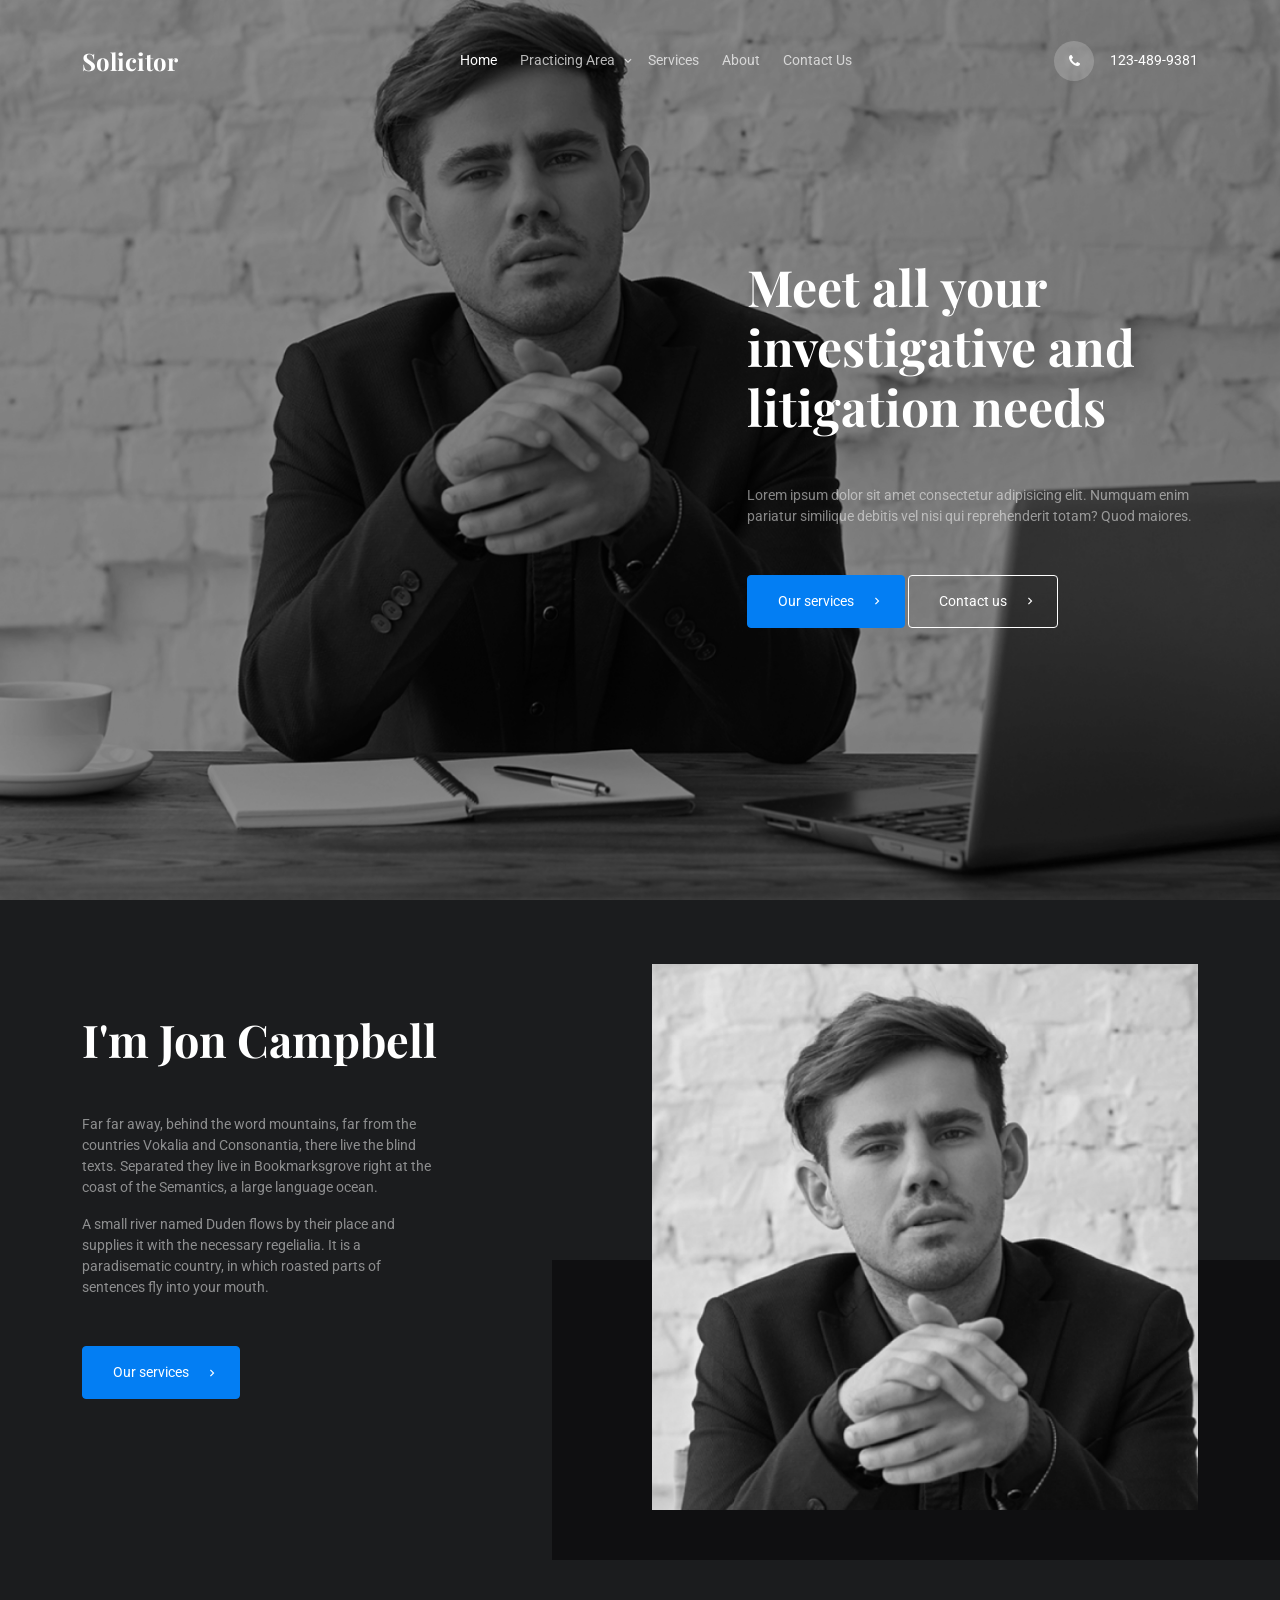
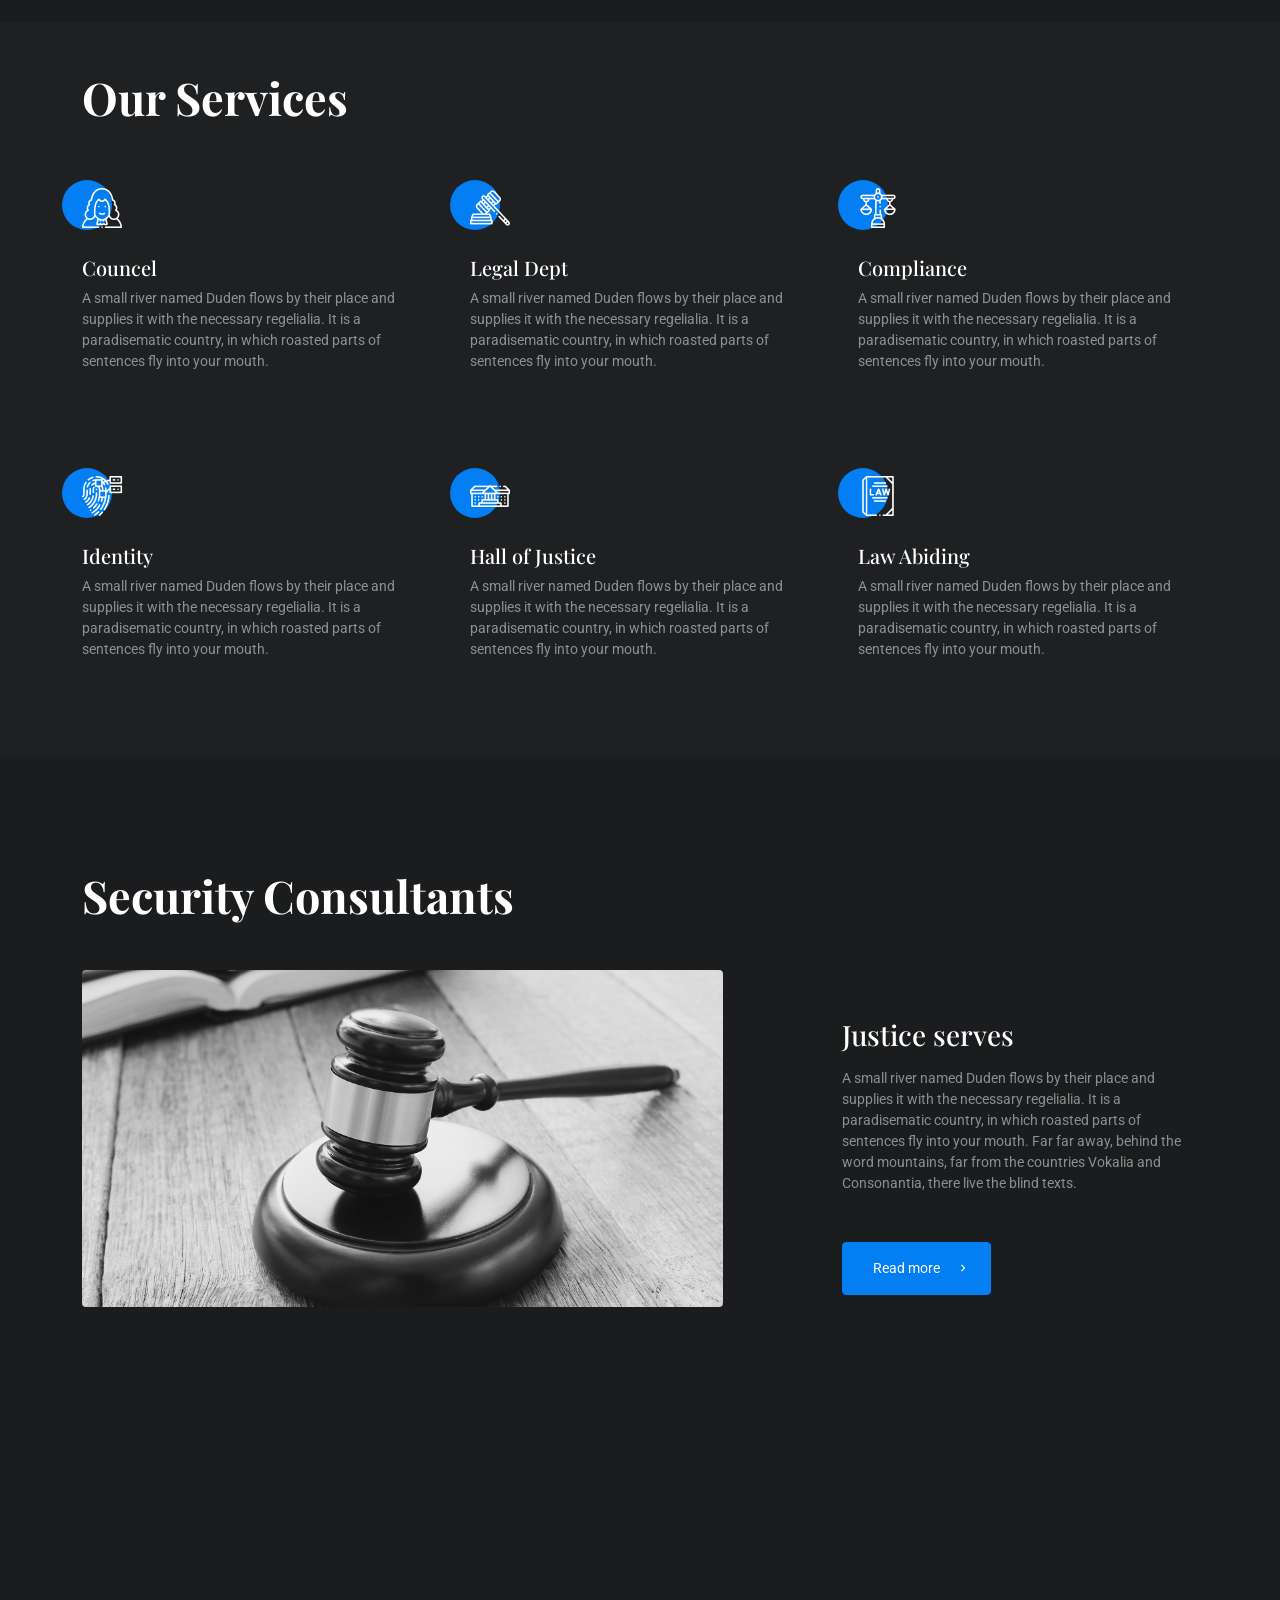
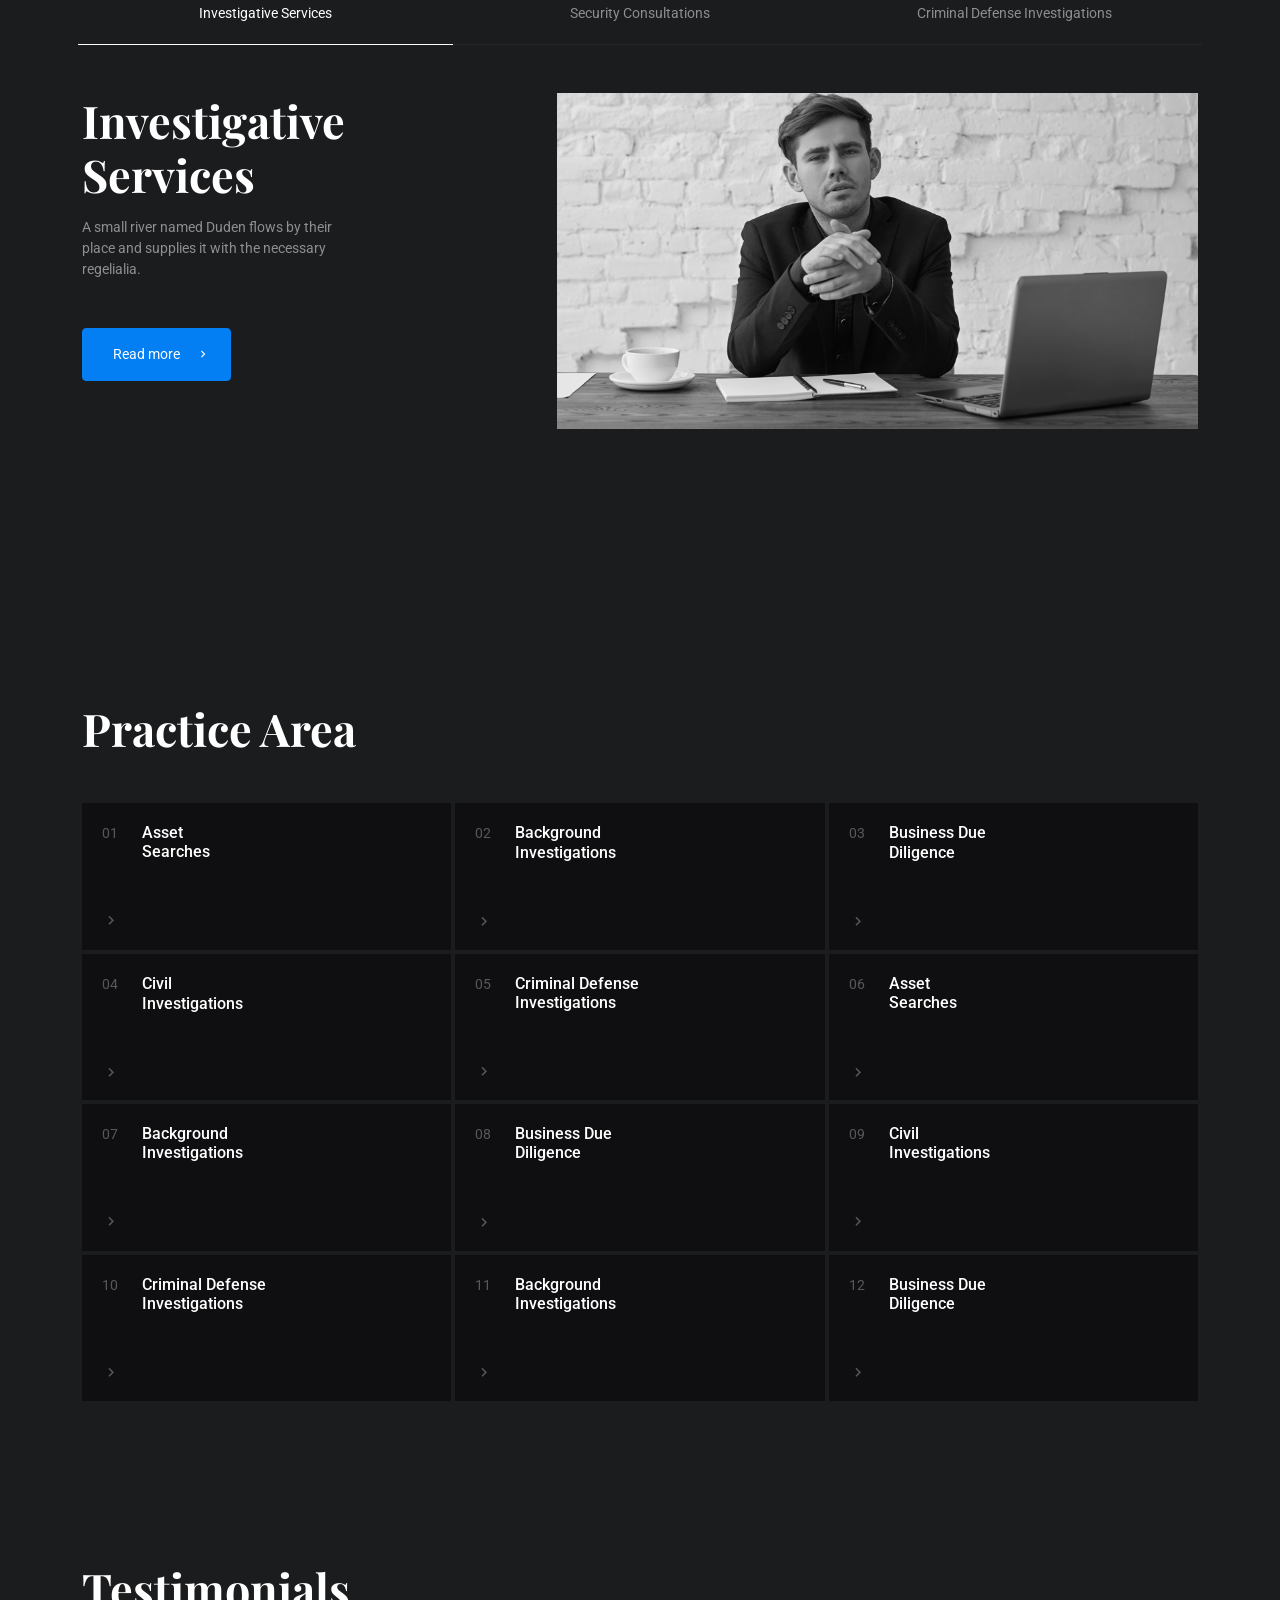
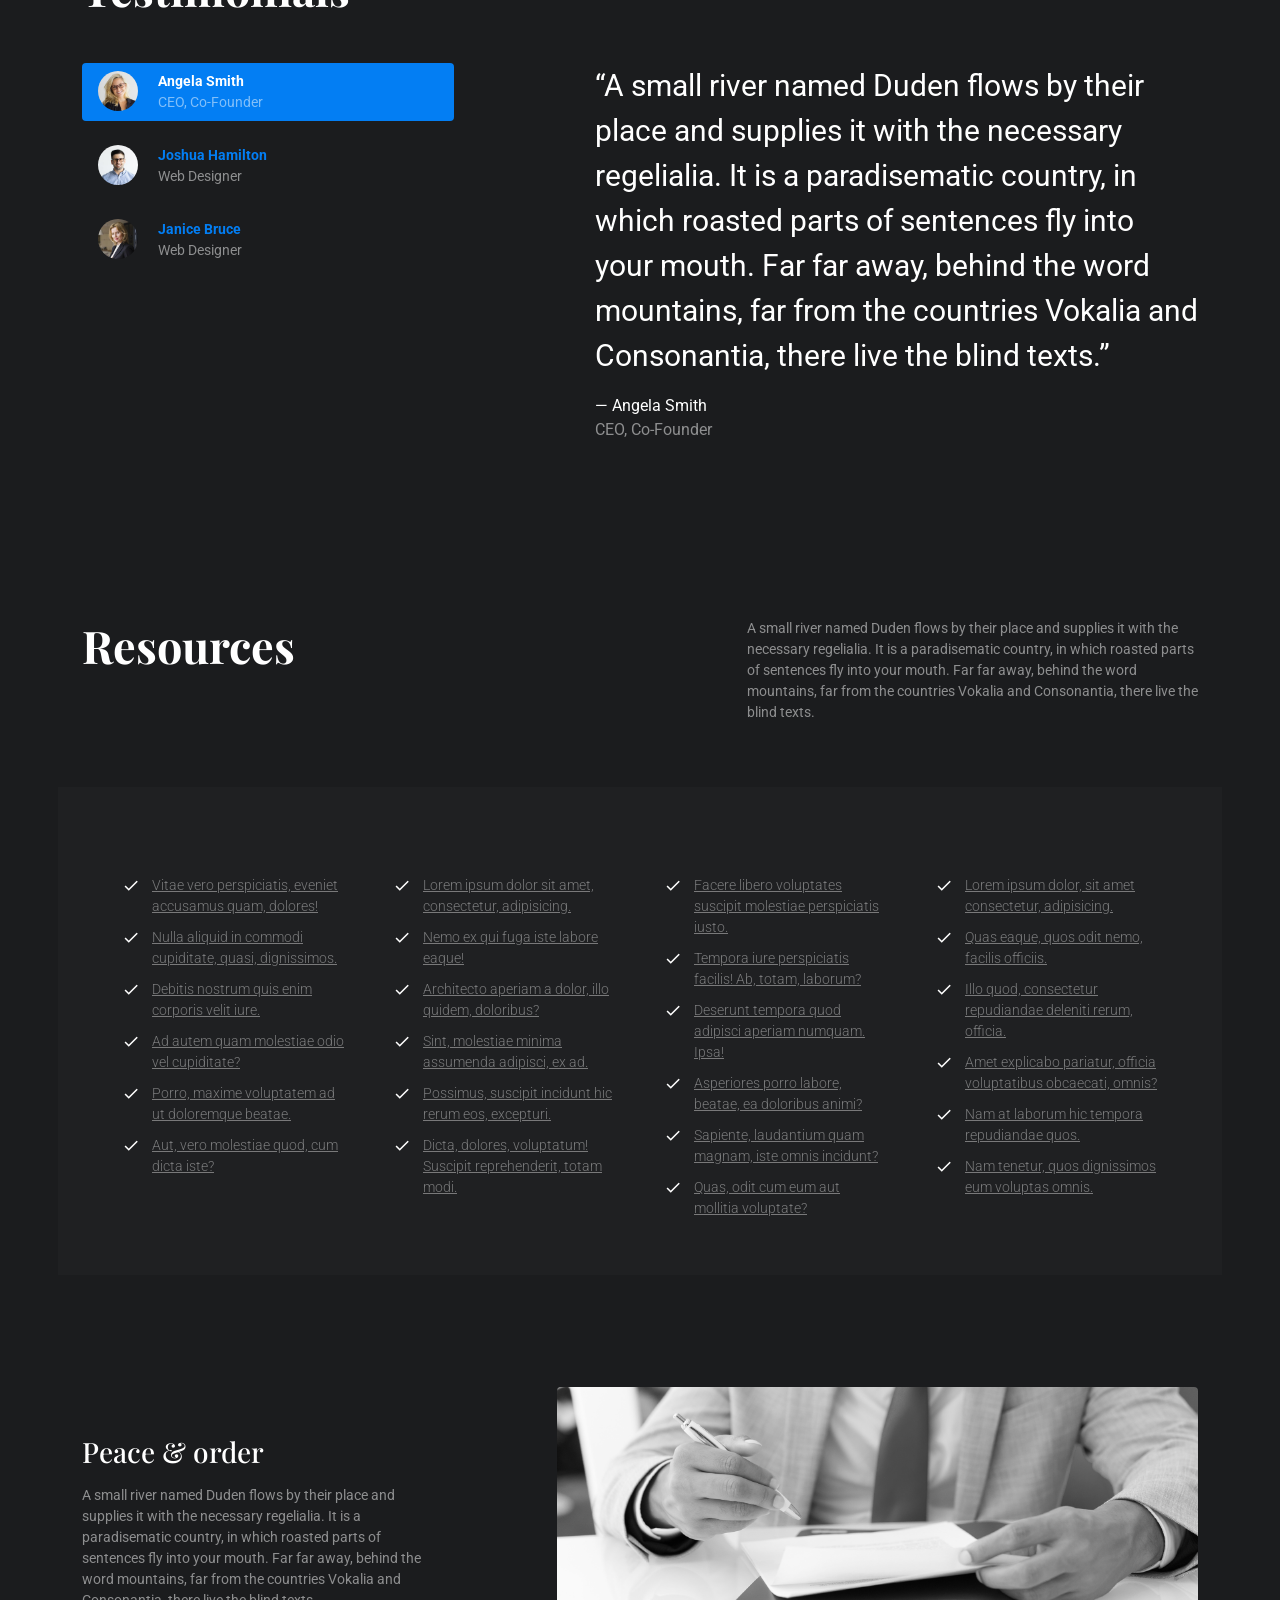
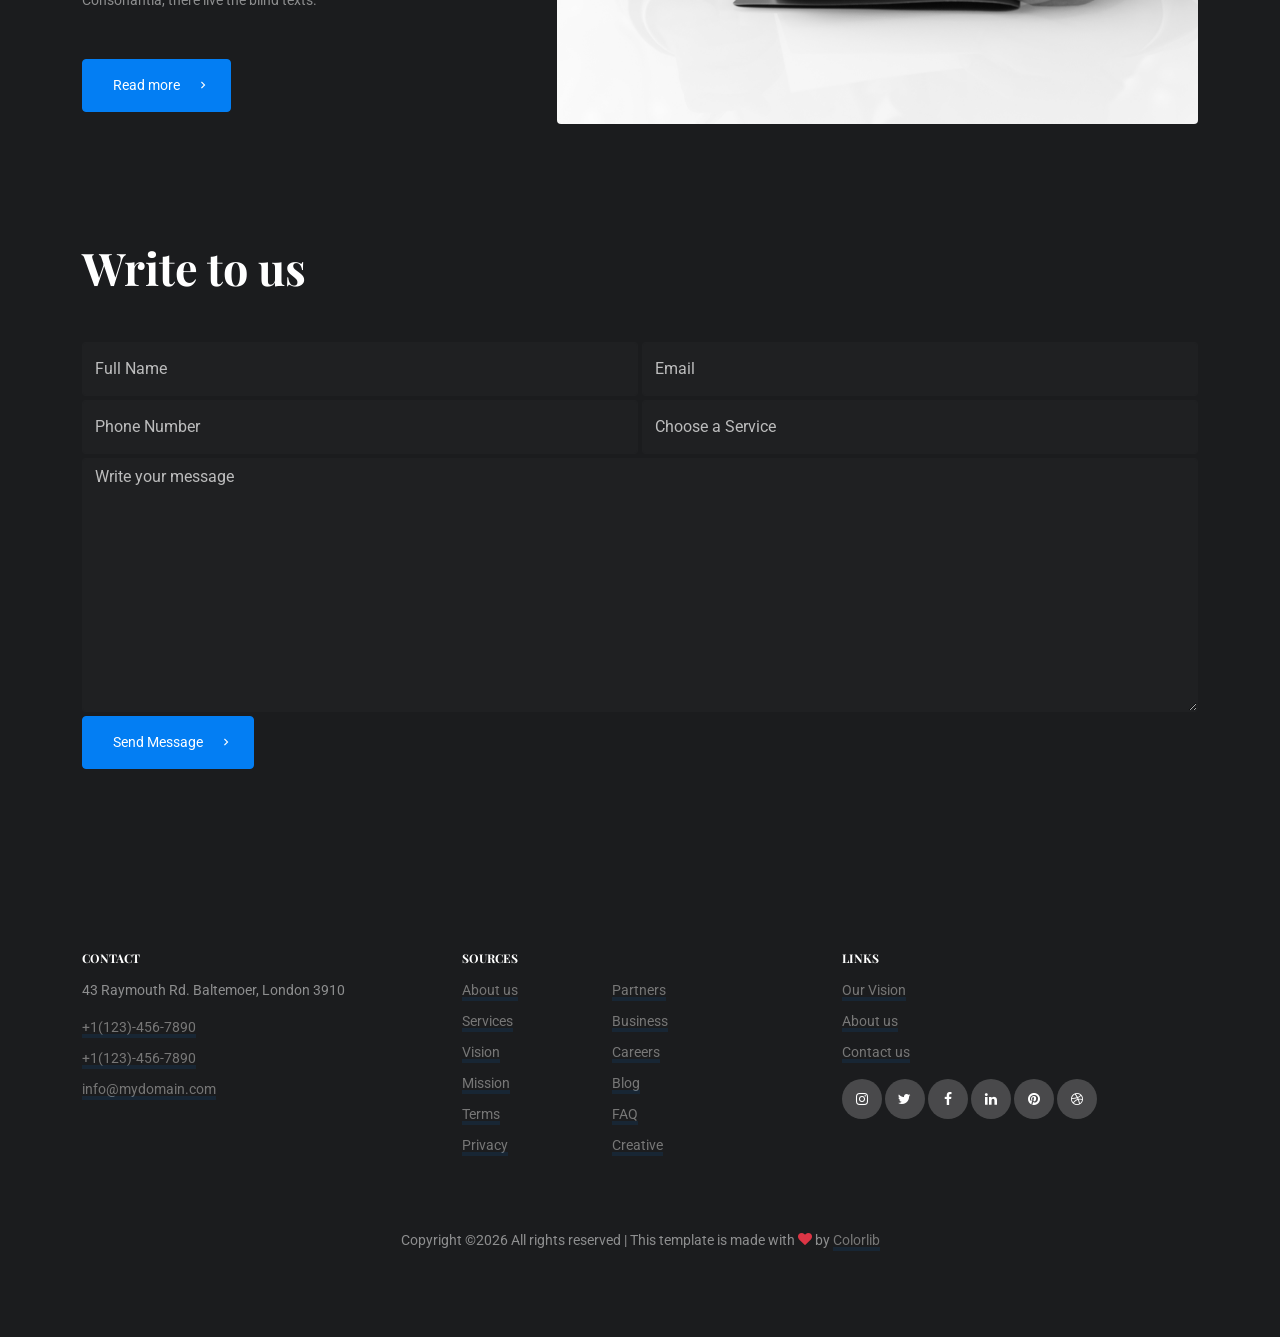
<file: Solicitor Copy/solicitor/solicitor/index.html>
<!doctype html>
<html lang="en">
<head>
	<!-- Required meta tags -->
	<meta charset="utf-8">
	<meta name="viewport" content="width=device-width, initial-scale=1">
	
	<link rel="preconnect" href="https://fonts.gstatic.com">
	<link href="https://fonts.googleapis.com/css2?family=Playfair+Display:ital,wght@0,400;0,600;0,700;1,400&family=Roboto:wght@400;700&display=swap" rel="stylesheet">


	<link rel="stylesheet" href="fonts/icomoon/style.css">
	<link rel="stylesheet" href="fonts/flaticon/font/flaticon.css">

	<link rel="stylesheet" href="css/tiny-slider.css">
	<link rel="stylesheet" href="css/aos.css">
	<link rel="stylesheet" href="css/style.css">

	<title>Solicitor &mdash; Free Bootstrap 5 Website Template by Colorlib</title>
</head>
<body>

	<div class="site-mobile-menu site-navbar-target">
		<div class="site-mobile-menu-header">
			<div class="site-mobile-menu-close">
				<span class="icofont-close js-menu-toggle"></span>
			</div>
		</div>
		<div class="site-mobile-menu-body"></div>
	</div>

	<nav class="site-nav">
		<div class="container">
			<div class="menu-bg-wrap">
				<div class="site-navigation">
					<div class="row g-0 align-items-center">
						<div class="col-6 col-lg-2">
							<a href="index.html" class="logo m-0 float-left">Solicitor</a>
						</div>
						<div class="col-8 text-center d-none d-lg-inline-block">
							<ul class="js-clone-nav d-none d-lg-inline-block text-left site-menu mx-auto">
								<li class="active"><a href="index.html">Home</a></li>
								<li class="has-children">
									<a href="practicing-area.html">Practicing Area</a>
									<ul class="dropdown">
										<li><a href="#">Menu One</a></li>
										<li><a href="#">Menu Two</a></li>
										<li class="has-children">
											<a href="#">Dropdown</a>
											<ul class="dropdown">
												<li><a href="#">Sub Menu One</a></li>
												<li><a href="#">Sub Menu Two</a></li>
												<li><a href="#">Sub Menu Three</a></li>
											</ul>
										</li>
									</ul>
								</li>
								<li><a href="services.html">Services</a></li>
								<li><a href="about.html">About</a></li>
								<li><a href="contact.html">Contact Us</a></li>
							</ul>
						</div>
						<div class="col-6 col-lg-2">

							<div class="d-flex">
								<div class="ms-auto">
									<a href="#" class="call-us d-flex align-items-center">
										<span class="icon-phone me-3"></span>
										<span>123-489-9381</span>
									</a>	
								</div>

								<a href="#" class="burger mt-1 ms-auto float-end site-menu-toggle js-menu-toggle d-inline-block d-lg-none light" data-toggle="collapse" data-target="#main-navbar">
									<span></span>
								</a>
							</div>
						</div>
					</div>

				</div>
			</div>
		</div>
	</nav>

	<div class="hero overlay" style="background-image: url('images/hero_1.jpg')">
		<div class="container">
			<div class="row align-items-center">
				<div class="col-lg-5 text-start ms-auto">
					<h1 class="heading mb-5" data-aos="fade-up">Meet all your investigative and litigation needs</h1>


					<p class="mb-5 text-white-50" data-aos="fade-up" data-aos-delay="300">Lorem ipsum dolor sit amet consectetur adipisicing elit. Numquam enim pariatur similique debitis vel nisi qui reprehenderit totam? Quod maiores.</p>
					<p data-aos="fade-up" data-aos-delay="400">
						<a href="#" class="btn btn-primary has-arrow mr-2">Our services <span class="icon-keyboard_arrow_right"></span></a>
						<a href="#" class="btn btn-outline-white has-arrow">Contact us <span class="icon-keyboard_arrow_right"></span></a>
					</p>



				</div>
			</div>
		</div>
	</div>


	<div class="section sec-about-me">
		<div class="container">
			<div class="row">
				<div class="col-lg-7" data-aos="fade-up">
					<div class="section-heading">

						<h3 class="heading mb-5">I'm Jon Campbell</h3>
					</div>
				</div>
			</div>

			<div class="row justify-content-between">
				<div class="col-lg-4 mb-5 mb-lg-0"  data-aos="fade-up"  data-aos-delay="100">
					<p class="text-white-50">Far far away, behind the word mountains, far from the countries Vokalia and Consonantia, there live the blind texts. Separated they live in Bookmarksgrove right at the coast of the Semantics, a large language ocean.</p>

					<p class="mb-5 text-white-50">A small river named Duden flows by their place and supplies it with the necessary regelialia. It is a paradisematic country, in which roasted parts of sentences fly into your mouth.</p>

					
					<p><a href="#" class="btn btn-primary has-arrow mr-2">Our services <span class="icon-keyboard_arrow_right"></span></a></p>
				</div>

				<div class="col-lg-6 bg-1">
					<div class="img-wrap"  data-aos="fade-up" data-aos-delay="200">
						<img src="images/about_2.png" alt="Image" class="img-fluid">
					</div>
				</div>
			</div>
		</div>
	</div>


	<div class="section py-5 bg-custom-light">
		<div class="container">
			<div class="row mb-5" data-aos="fade-up">
				<div class="col-lg-7">
					<h2 class="heading">Our Services</h2>
				</div>
			</div>
			<div class="row g-5">
				<div class="col-xs-12 col-sm-6 col-md-6 col-lg-4" data-aos="fade-up" data-aos-delay="0">
					<span class="flaticon-judge-1 text-white fs-1 mb-3 d-block circle"></span>
					<h4 class="fs-5">Councel</h4>
					<p class="mb-5 text-white-50">A small river named Duden flows by their place and supplies it with the necessary regelialia. It is a paradisematic country, in which roasted parts of sentences fly into your mouth.</p>
				</div>
				<div class="col-xs-12 col-sm-6 col-md-6 col-lg-4" data-aos="fade-up" data-aos-delay="100">
					<span class="flaticon-judge text-white fs-1 mb-3 d-block circle"></span>
					<h4 class="fs-5">Legal Dept</h4>
					<p class="mb-5 text-white-50">A small river named Duden flows by their place and supplies it with the necessary regelialia. It is a paradisematic country, in which roasted parts of sentences fly into your mouth.</p>
				</div>
				<div class="col-xs-12 col-sm-6 col-md-6 col-lg-4" data-aos="fade-up" data-aos-delay="200">
					<span class="flaticon-themis text-white fs-1 mb-3 d-block circle"></span>
					<h4 class="fs-5">Compliance</h4>
					<p class="mb-5 text-white-50">A small river named Duden flows by their place and supplies it with the necessary regelialia. It is a paradisematic country, in which roasted parts of sentences fly into your mouth.</p>
				</div>

				<div class="col-xs-12 col-sm-6 col-md-6 col-lg-4" data-aos="fade-up" data-aos-delay="0">
					<span class="flaticon-fingerprint text-white fs-1 mb-3 d-block circle"></span>
					<h4 class="fs-5">Identity</h4>
					<p class="mb-5 text-white-50">A small river named Duden flows by their place and supplies it with the necessary regelialia. It is a paradisematic country, in which roasted parts of sentences fly into your mouth.</p>
				</div>
				<div class="col-xs-12 col-sm-6 col-md-6 col-lg-4" data-aos="fade-up" data-aos-delay="100">
					<span class="flaticon-courthouse text-white fs-1 mb-3 d-block circle"></span>
					<h4 class="fs-5">Hall of Justice</h4>
					<p class="mb-5 text-white-50">A small river named Duden flows by their place and supplies it with the necessary regelialia. It is a paradisematic country, in which roasted parts of sentences fly into your mouth.</p>
				</div>
				<div class="col-xs-12 col-sm-6 col-md-6 col-lg-4" data-aos="fade-up" data-aos-delay="200">
					<span class="flaticon-laws text-white fs-1 mb-3 d-block circle"></span>
					<h4 class="fs-5">Law Abiding</h4>
					<p class="mb-5 text-white-50">A small river named Duden flows by their place and supplies it with the necessary regelialia. It is a paradisematic country, in which roasted parts of sentences fly into your mouth.</p>
				</div>

			</div>

		</div>
	</div>




	<div class="section sec-why-us">
		<div class="container">
			<div class="row">
				<div class="col-lg-12">

					<div class="section-heading"  data-aos="fade-up">

						<h3 class="heading mb-5">Security Consultants</h3>
					</div>
				</div>
			</div>


			<div class="row mb-5">

				<div class="col-lg-7">
					<div class="img-wrap" data-aos="fade-right">
						<img src="images/hero_3.jpg" alt="Image" class="img-fluid rounded">	
					</div>
				</div>	
				<div class="col-lg-4 ms-auto mt-5"  data-aos="fade-left"  data-aos-delay="100">
					<h3 class="mb-3">Justice serves</h3>
					<p class="mb-5 text-white-50">A small river named Duden flows by their place and supplies it with the necessary regelialia. It is a paradisematic country, in which roasted parts of sentences fly into your mouth. Far far away, behind the word mountains, far from the countries Vokalia and Consonantia, there live the blind texts.</p>

					<p><a href="#" class="btn btn-primary has-arrow mr-2">Read more <span class="icon-keyboard_arrow_right"></span></a></p>

				</div>
			</div>

		</div>
	</div>






	<div class="section sec-3">
		<div class="container">

			<div id="nav-tab" class="row g-2 custom-nav-slider nav mb-5" role="tablist" data-aos="fade-up">

				<a href="#tab-one" class="nav-link col-4 active" data-bs-toggle="tab" aria-selected="true" aria-controls="tab-one" role="tab">Investigative Services</a>

				<a href="#tab-two"  class="nav-link col-4" data-bs-toggle="tab" aria-selected="false" aria-controls="tab-two" role="tab">Security Consultations</a>

				<a href="#tab-three" class="nav-link col-4" data-bs-toggle="tab" aria-selected="false" aria-controls="tab-three" role="tab">Criminal Defense Investigations</a>

			</div>

			<div class="tab-content" data-aos="fade-up" data-aos-delay="100">
				<div class="tab-pane fade show active" id="tab-one">
					<div class="row justify-content-between mb-5">
						<div class="col-lg-3">
							<div class="section-heading">
								<h3 class="heading mb-3">Investigative Services</h3>
								<p class="mb-5 text-white-50">A small river named Duden flows by their place and supplies it with the necessary regelialia. </p>
								<p><a href="#" class="btn btn-primary has-arrow mr-2">Read more <span class="icon-keyboard_arrow_right"></span></a></p>
							</div>
						</div>
						<div class="col-lg-7">
							<img src="images/hero_1.jpg" alt="Image" class="img-fluid">
						</div>
					</div>
				</div>

				<div class="tab-pane fade" id="tab-two">
					<div class="row justify-content-between mb-5">
						<div class="col-lg-3">
							<div class="section-heading">
								<h3 class="heading mb-3">Security Consultations</h3>
								<p class="mb-5 text-white-50">A small river named Duden flows by their place and supplies it with the necessary regelialia. </p>
								<p><a href="#" class="btn btn-primary has-arrow mr-2">Read more <span class="icon-keyboard_arrow_right"></span></a></p>
							</div>
						</div>
						<div class="col-lg-7">
							<img src="images/hero_2.jpg" alt="Image" class="img-fluid">
						</div>
					</div>
				</div>

				<div class="tab-pane fade" id="tab-three">
					<div class="row justify-content-between mb-5">
						<div class="col-lg-3">
							<div class="section-heading">
								<h3 class="heading mb-3">Criminal Defense Investigations</h3>
								<p class="mb-5 text-white-50">A small river named Duden flows by their place and supplies it with the necessary regelialia. </p>
								<p><a href="#" class="btn btn-primary has-arrow mr-2">Read more <span class="icon-keyboard_arrow_right"></span></a></p>
							</div>
						</div>
						<div class="col-lg-7">
							<img src="images/hero_3.jpg" alt="Image" class="img-fluid">
						</div>
					</div>
				</div>

			</div>	


		</div>
	</div>



	<div class="section sec-4">
		<div class="container">
			<div class="row">
				<div class="col-lg-7">
					<div class="section-heading" data-aos="fade-up">

						<h3 class="heading mb-5">Practice Area </h3>
					</div>
				</div>
			</div>

			

			<div class="row g-1 align-items-stretch">
				<div class="col-6 col-sm-6 col-md-4 col-lg-4" data-aos="fade-up">
					<a class="d-flex media-2 h-100" href="practicing-area-single.html">
						<div>01</div>
						<div>
							<h3>Asset <br> Searches</h3>
							<span class="icon-keyboard_arrow_right"></span>
						</div>
					</a>
				</div>
				<div class="col-6 col-sm-6 col-md-4 col-lg-4" data-aos="fade-up">
					<a class="d-flex media-2 h-100" href="practicing-area-single.html">
						<div>02</div>
						<div>
							<h3>Background <br> Investigations</h3>
							<span class="icon-keyboard_arrow_right"></span>
						</div>
					</a>
				</div>
				<div class="col-6 col-sm-6 col-md-4 col-lg-4" data-aos="fade-up">
					<a class="d-flex media-2 h-100" href="practicing-area-single.html">
						<div>03</div>
						<div>
							<h3>Business Due<br> Diligence</h3>
							<span class="icon-keyboard_arrow_right"></span>
						</div>
					</a>
				</div>
				<div class="col-6 col-sm-6 col-md-4 col-lg-4" data-aos="fade-up">
					<a class="d-flex media-2 h-100" href="practicing-area-single.html">
						<div>04</div>
						<div>
							<h3>Civil <br> Investigations</h3>
							<span class="icon-keyboard_arrow_right"></span>
						</div>
					</a>
				</div>
				<div class="col-6 col-sm-6 col-md-4 col-lg-4" data-aos="fade-up">
					<a class="d-flex media-2 h-100" href="practicing-area-single.html">
						<div>05</div>
						<div>
							<h3>Criminal Defense <br> Investigations</h3>
							<span class="icon-keyboard_arrow_right"></span>
						</div>
					</a>
				</div>

				<div class="col-6 col-sm-6 col-md-4 col-lg-4" data-aos="fade-up">
					<a class="d-flex media-2 h-100" href="practicing-area-single.html">
						<div>06</div>
						<div>
							<h3>Asset <br> Searches</h3>
							<span class="icon-keyboard_arrow_right"></span>
						</div>

					</a>
				</div>
				<div class="col-6 col-sm-6 col-md-4 col-lg-4" data-aos="fade-up">
					<a class="d-flex media-2 h-100" href="practicing-area-single.html">
						<div>07</div>
						<div>
							<h3>Background <br> Investigations</h3>
							<span class="icon-keyboard_arrow_right"></span>
						</div>
					</a>
				</div>
				<div class="col-6 col-sm-6 col-md-4 col-lg-4" data-aos="fade-up">
					<a class="d-flex media-2 h-100" href="practicing-area-single.html">
						<div>08</div>
						<div>
							<h3>Business Due<br> Diligence</h3>
							<span class="icon-keyboard_arrow_right"></span>
						</div>
					</a>
				</div>
				<div class="col-6 col-sm-6 col-md-4 col-lg-4" data-aos="fade-up">
					<a class="d-flex media-2 h-100" href="practicing-area-single.html">
						<div>09</div>
						<div>
							<h3>Civil <br> Investigations</h3>
							<span class="icon-keyboard_arrow_right"></span>
						</div>
					</a>
				</div>
				<div class="col-6 col-sm-6 col-md-4 col-lg-4" data-aos="fade-up">
					<a class="d-flex media-2 h-100" href="practicing-area-single.html">
						<div>10</div>
						<div>
							<h3>Criminal Defense <br> Investigations</h3>
							<span class="icon-keyboard_arrow_right"></span>
						</div>
					</a>
				</div>

				<div class="col-6 col-sm-6 col-md-4 col-lg-4" data-aos="fade-up">
					<a class="d-flex media-2 h-100" href="practicing-area-single.html">
						<div>11</div>
						<div>
							<h3>Background <br> Investigations</h3>
							<span class="icon-keyboard_arrow_right"></span>
						</div>
					</a>
				</div>
				<div class="col-6 col-sm-6 col-md-4 col-lg-4" data-aos="fade-up">
					<a class="d-flex media-2 h-100" href="practicing-area-single.html">
						<div>12</div>
						<div>
							<h3>Business Due<br> Diligence</h3>
							<span class="icon-keyboard_arrow_right"></span>
						</div>
					</a>
				</div>
			</div>
		</div>
	</div>



	<div class="section py-5 sec-testimonial">
		<div class="container">
			<div class="row">
				<div class="col-lg-7">
					<div class="section-heading">

						<h3 class="heading mb-5">Testimonials</h3>
					</div>
				</div>
			</div>
			<div class="d-md-flex align-items-start justify-content-between tabs">
				<div class="nav flex-column nav-pills me-3 col-md-4" id="v-pills-tab" role="tablist" aria-orientation="vertical">
					<a href="#testimonial-one" class="nav-link mb-3 active d-flex" id="testimonial-one-tab" data-bs-toggle="pill" role="tab" aria-controls="testimonial-one">
						<div class="img">
							<img src="images/person_2.jpg" alt="Image" class="img-fluid">
						</div>
						<div class="text">
							<strong class="d-block">Angela Smith</strong>
							<span class="text-white-50">CEO, Co-Founder</span>
						</div>
					</a>


					<a href="#testimonial-two" class="nav-link mb-3 d-flex" id="testimonial-two-tab" data-bs-toggle="pill" role="tab" aria-controls="testimonial-two">
						<div class="img">
							<img src="images/person_1.jpg" alt="Image" class="img-fluid">
						</div>
						<div class="text">
							<strong class="d-block">Joshua Hamilton</strong>
							<span class="text-white-50">Web Designer</span>
						</div>
					</a>

					<a href="#testimonial-three" class="nav-link mb-3 d-flex" id="testimonial-three-tab" data-bs-toggle="pill" role="tab" aria-controls="testimonial-two">
						<div class="img">
							<img src="images/person_3.jpg" alt="Image" class="img-fluid">
						</div>
						<div class="text">
							<strong class="d-block">Janice Bruce</strong>
							<span class="text-white-50">Web Designer</span>
						</div>
					</a>

					
				</div>
				<div class="tab-content ps-lg-5 col-md-7" id="v-pills-tabContent">
					<div class="tab-pane fade show active" role="tabpanel" id="testimonial-one">
						<blockquote>
							<p>&ldquo;A small river named Duden flows by their place and supplies it with the necessary regelialia. It is a paradisematic country, in which roasted parts of sentences fly into your mouth. Far far away, behind the word mountains, far from the countries Vokalia and Consonantia, there live the blind texts.&rdquo;</p>
							
						</blockquote>
						<p class="fs-6">
							<span class="text-white d-block">&mdash; Angela Smith</span>
							<span class="text-white-50">CEO, Co-Founder</span>
						</p>
					</div>

					<div class="tab-pane fade" role="tabpanel" id="testimonial-two">
						<blockquote>
							<p>&ldquo;A small river named Duden flows by their place and supplies it with the necessary regelialia. It is a paradisematic country, in which roasted parts of sentences fly into your mouth.&rdquo;</p>
						</blockquote>

						<p class="fs-6">
							<span class="text-white d-block">&mdash; Angela Smith</span>
							<span class="text-white-50">CEO, Co-Founder</span>
						</p>

					</div>

					<div class="tab-pane fade" role="tabpanel" id="testimonial-three">
						<blockquote>
							<p>&ldquo;On her way she met a copy. The copy warned the Little Blind Text, that where it came from it would have been rewritten a thousand times and everything that was left from its origin would be the word "and" and the Little Blind Text should turn around and return to its own, safe country. But nothing the copy said could convince her and so it didn’t take long until a few insidious Copy Writers ambushed her, made her drunk with Longe and Parole. &rdquo;</p>
						</blockquote>

						<p class="fs-6">
							<span class="text-white d-block">&mdash; Angela Smith</span>
							<span class="text-white-50">CEO, Co-Founder</span>
						</p>

					</div>

					
				</div>
			</div>
		</div>
	</div>


	<div class="section sec-list">
		<div class="container">
			<div class="row mb-5">
				<div class="col-lg-7">
					<div class="section-heading">

						<h3 class="heading mb-5">Resources</h3>
					</div>
				</div>
				<div class="col-lg-5 align-self-end mb-5">
					<p class="text-white-50">A small river named Duden flows by their place and supplies it with the necessary regelialia. It is a paradisematic country, in which roasted parts of sentences fly into your mouth. Far far away, behind the word mountains, far from the countries Vokalia and Consonantia, there live the blind texts.</p>
				</div>
			</div>

			<div class="row">
				<div class="col-lg-12">
					<div class="row box g-5">
						<div class="col-xs-6 col-sm-6 col-md-6 col-lg-3">
							<ul class="list-unstyled">
								<li><a href="#">Vitae vero perspiciatis, eveniet accusamus quam, dolores!</a></li>
								<li><a href="#">Nulla aliquid in commodi cupiditate, quasi, dignissimos.</a></li>
								<li><a href="#">Debitis nostrum quis enim corporis velit iure.</a></li>
								<li><a href="#">Ad autem quam molestiae odio vel cupiditate?</a></li>
								<li><a href="#">Porro, maxime voluptatem ad ut doloremque beatae.</a></li>
								<li><a href="#">Aut, vero molestiae quod, cum dicta iste?</a></li>
							</ul>
						</div>
						<div class="col-xs-6 col-sm-6 col-md-6 col-lg-3">
							<ul class="list-unstyled">
								<li><a href="#">Lorem ipsum dolor sit amet, consectetur, adipisicing.</a></li>
								<li><a href="#">Nemo ex qui fuga iste labore eaque!</a></li>
								<li><a href="#">Architecto aperiam a dolor, illo quidem, doloribus?</a></li>
								<li><a href="#">Sint, molestiae minima assumenda adipisci, ex ad.</a></li>
								<li><a href="#">Possimus, suscipit incidunt hic rerum eos, excepturi.</a></li>
								<li><a href="#">Dicta, dolores, voluptatum! Suscipit reprehenderit, totam modi.</a></li>
								
							</ul>
						</div>
						<div class="col-xs-6 col-sm-6 col-md-6 col-lg-3">
							<ul class="list-unstyled">
								<li><a href="#">Facere libero voluptates suscipit molestiae perspiciatis iusto.</a></li>
								<li><a href="#">Tempora iure perspiciatis facilis! Ab, totam, laborum?</a></li>
								<li><a href="#">Deserunt tempora quod adipisci aperiam numquam. Ipsa!</a></li>
								<li><a href="#">Asperiores porro labore, beatae, ea doloribus animi?</a></li>
								<li><a href="#">Sapiente, laudantium quam magnam, iste omnis incidunt?</a></li>
								<li><a href="#">Quas, odit cum eum aut mollitia voluptate?</a></li>
							</ul>
						</div>
						<div class="col-xs-6 col-sm-6 col-md-6 col-lg-3">
							<ul class="list-unstyled">
								<li><a href="#">Lorem ipsum dolor, sit amet consectetur, adipisicing.</a></li>
								<li><a href="#">Quas eaque, quos odit nemo, facilis officiis.</a></li>
								<li><a href="#">Illo quod, consectetur repudiandae deleniti rerum, officia.</a></li>
								<li><a href="#">Amet explicabo pariatur, officia voluptatibus obcaecati, omnis?</a></li>
								<li><a href="#">Nam at laborum hic tempora repudiandae quos.</a></li>
								<li><a href="#">Nam tenetur, quos dignissimos eum voluptas omnis.</a></li>
								
							</ul>
						</div>
					</div>
				</div>
			</div>


		</div>
	</div>


	<div class="section py-0">
		<div class="container">
			<div class="row">

				<div class="col-lg-7 order-lg-2">
					<div class="img-wrap" data-aos="fade-left">
						<img src="images/hero_2.jpg" alt="Image" class="img-fluid rounded">	
					</div>
				</div>	
				<div class="col-lg-4 me-auto mt-5" data-aos="fade-right" data-aos-delay="100">
					<h3 class="mb-3">Peace &amp; order</h3>
					<p class="mb-5 text-white-50">A small river named Duden flows by their place and supplies it with the necessary regelialia. It is a paradisematic country, in which roasted parts of sentences fly into your mouth. Far far away, behind the word mountains, far from the countries Vokalia and Consonantia, there live the blind texts.</p>

					<p><a href="#" class="btn btn-primary has-arrow mr-2">Read more <span class="icon-keyboard_arrow_right"></span></a></p>

				</div>
			</div>
		</div>
	</div>


	<div class="section sec-6">
		<div class="container">
			<div class="row">
				<div class="col-lg-7">
					<div class="section-heading">

						<h3 class="heading mb-5">Write to us</h3>
					</div>
				</div>
			</div>

			<form action="#" class="row g-1">
				<div class="col-lg-6">
					<input type="text" class="form-control" placeholder="Full Name">
				</div>
				<div class="col-lg-6">
					<input type="text" class="form-control" placeholder="Email">
				</div>

				<div class="col-lg-6">
					<input type="text" class="form-control" placeholder="Phone Number">
				</div> 
				<div class="col-lg-6">
					<input type="text" class="form-control" placeholder="Choose a Service">
				</div>

				<div class="col-lg-12">
					<textarea class="form-control" placeholder="Write your message" name="" id="" cols="30" rows="10"></textarea>
				</div>

				<div class="col-lg-12">
					<button type="submit" class="btn btn-primary has-arrow">Send Message <span class="icon-keyboard_arrow_right"></span></button>
				</div>
			</form>
		</div>
	</div>



	<div class="site-footer">
		<div class="container">

			<div class="row">
				<div class="col-lg-4">
					<div class="widget">
						<h3>Contact</h3>
						<address class="text-white-50">43 Raymouth Rd. Baltemoer, London 3910</address>
						<ul class="list-unstyled links">
							<li><a href="tel://11234567890">+1(123)-456-7890</a></li>
							<li><a href="tel://11234567890">+1(123)-456-7890</a></li>
							<li><a href="mailto:info@mydomain.com">info@mydomain.com</a></li>
						</ul>
					</div> <!-- /.widget -->
				</div> <!-- /.col-lg-4 -->
				<div class="col-lg-4">
					<div class="widget">
						<h3>Sources</h3>
						<ul class="list-unstyled float-start links">
							<li><a href="#">About us</a></li>
							<li><a href="#">Services</a></li>
							<li><a href="#">Vision</a></li>
							<li><a href="#">Mission</a></li>
							<li><a href="#">Terms</a></li>
							<li><a href="#">Privacy</a></li>
						</ul>
						<ul class="list-unstyled float-start links">
							<li><a href="#">Partners</a></li>
							<li><a href="#">Business</a></li>
							<li><a href="#">Careers</a></li>
							<li><a href="#">Blog</a></li>
							<li><a href="#">FAQ</a></li>
							<li><a href="#">Creative</a></li>
						</ul>
					</div> <!-- /.widget -->
				</div> <!-- /.col-lg-4 -->
				<div class="col-lg-4">
					<div class="widget">
						<h3>Links</h3>
						<ul class="list-unstyled links">
							<li><a href="#">Our Vision</a></li>
							<li><a href="#">About us</a></li>
							<li><a href="#">Contact us</a></li>
						</ul>

						<ul class="list-unstyled social">
							<li><a href="#"><span class="icon-instagram"></span></a></li>
							<li><a href="#"><span class="icon-twitter"></span></a></li>
							<li><a href="#"><span class="icon-facebook"></span></a></li>
							<li><a href="#"><span class="icon-linkedin"></span></a></li>
							<li><a href="#"><span class="icon-pinterest"></span></a></li>
							<li><a href="#"><span class="icon-dribbble"></span></a></li>
						</ul>
					</div> <!-- /.widget -->
				</div> <!-- /.col-lg-4 -->
			</div> <!-- /.row -->

			<div class="row mt-5">
				<div class="col-12 text-center">
					<p class="text-white-50">Copyright &copy;<script>document.write(new Date().getFullYear());</script> All rights reserved | This template is made with <i class="icon-heart text-danger" aria-hidden="true"></i> by <a href="https://colorlib.com" target="_blank" rel="nofollow noopener">Colorlib</a>
					</p>

				</div>
			</div>
		</div> <!-- /.container -->
	</div> <!-- /.site-footer -->


	<!-- Preloader -->
	<div id="overlayer"></div>
	<div class="loader">
		<div class="spinner-border" role="status">
			<span class="visually-hidden">Loading...</span>
		</div>
	</div>


	<script src="js/bootstrap.bundle.min.js"></script>
	<script src="js/tiny-slider.js"></script>
	<script src="js/aos.js"></script>
	<script src="js/navbar.js"></script>
	<script src="js/counter.js"></script>
	<script src="js/custom.js"></script>
</body>
</html>
</file>
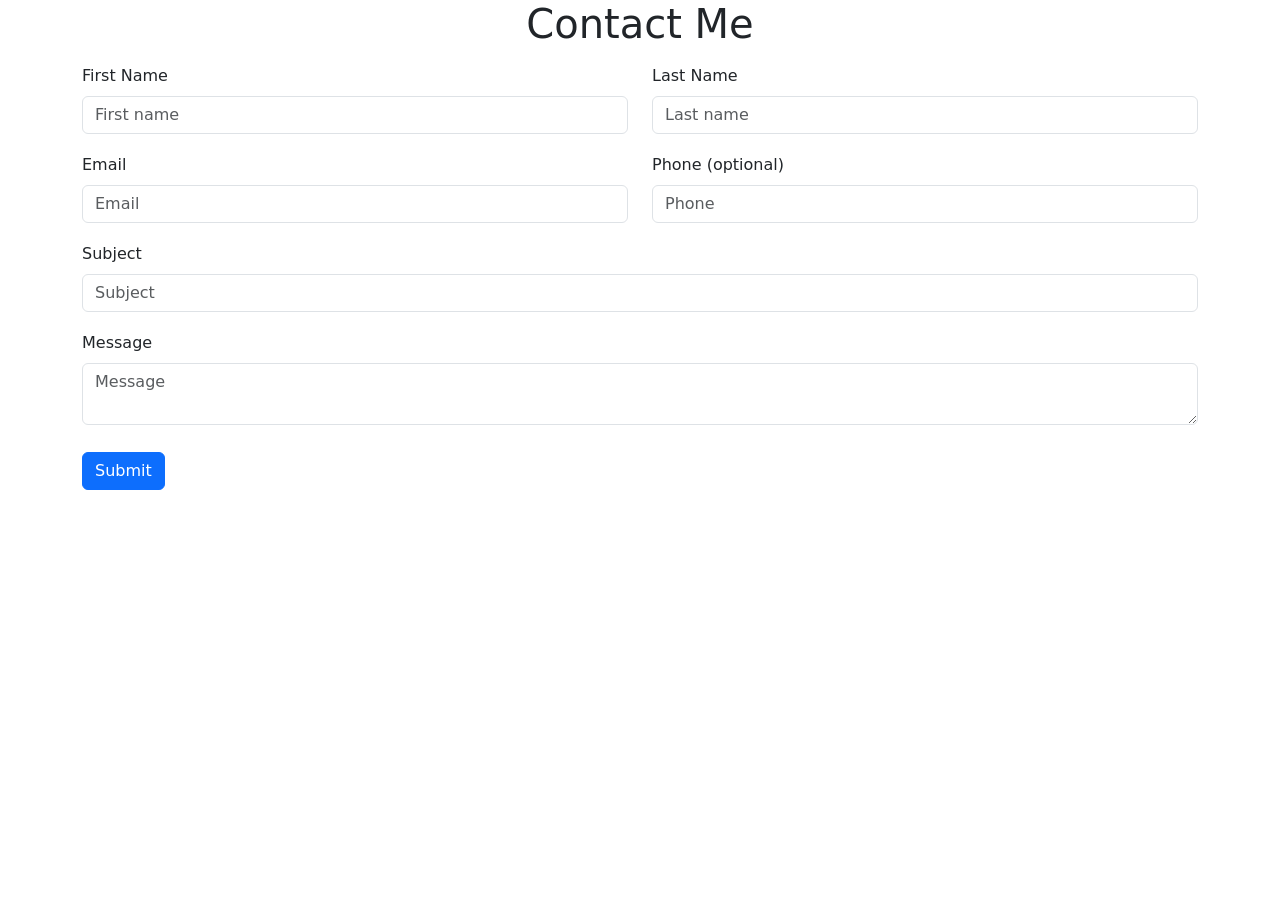
<file: contact form/contactform.html>
<!doctype html>
<html lang="en">

<head>
    <title>Contact Form</title>
    <!-- Required meta tags -->
    <meta charset="utf-8">
    <meta name="viewport" content="width=device-width, initial-scale=1, shrink-to-fit=no">

    <!-- Bootstrap CSS -->
    <link href="https://cdn.jsdelivr.net/npm/bootstrap@5.0.0/dist/css/bootstrap.min.css" rel="stylesheet"
        integrity="sha384-wEmeIV1mKuiNpC+IOBjI7aAzPcEZeedi5yW5f2yOq55WWLwNGmvvx4Um1vskeMj0" crossorigin="anonymous">
        <link rel="stylesheet" href="/css/site.css">
    </head>

<body>
       <div class="container">
           <h1 class="text-center mb-3">Contact Me</h1>
           <form action="#">
               <div class="row mb-1">
                   <div class="col">
                       <label class="form-label">First Name</label>
                       <input type="text" name="firstName" class="form-control" placeholder="First name"
                           aria-label="First name" required>
                   </div>
                   <div class="col">
                       <label class="form-label">Last Name</label>
                       <input type="text" name="lastName" class="form-control" placeholder="Last name"
                           aria-label="Last name" required>
                   </div>
               </div>
               <div class="row mb-1">
                   <div class="col">
                       <label class="form-label">Email</label>
                       <input type="email" name="email" class="form-control" placeholder="Email"
                           aria-label="Email" required>
                   </div>
                   <div class="col">
                       <label class="form-label">Phone (optional)</label>
                       <input type="text" name="phone" class="form-control" placeholder="Phone"
                           aria-label="Phone">
                   </div>
               </div>
               <div class="row mb-1">
                   <div class="col">
                       <label class="form-label">Subject</label>
                       <input type="text" name="subject" class="form-control" placeholder="Subject"
                           aria-label="Subject" required>
                   </div>
               </div>
               <div class="row mb-1">
                   <div class="col">
                       <label class="form-label">Message</label>
                       <textarea type="text" name="message" class="form-control" placeholder="Message"
                           aria-label="Message" required></textarea>
                   </div>
               </div>
               <button type="submit" class="btn btn-primary mt-2">Submit</button>
           </form>
       </div>

    <!-- Bootstrap JS -->
    <script src="https://cdn.jsdelivr.net/npm/bootstrap@5.0.0/dist/js/bootstrap.bundle.min.js"
        integrity="sha384-p34f1UUtsS3wqzfto5wAAmdvj+osOnFyQFpp4Ua3gs/ZVWx6oOypYoCJhGGScy+8" crossorigin="anonymous">
    </script>
</body>

</html>
</file>
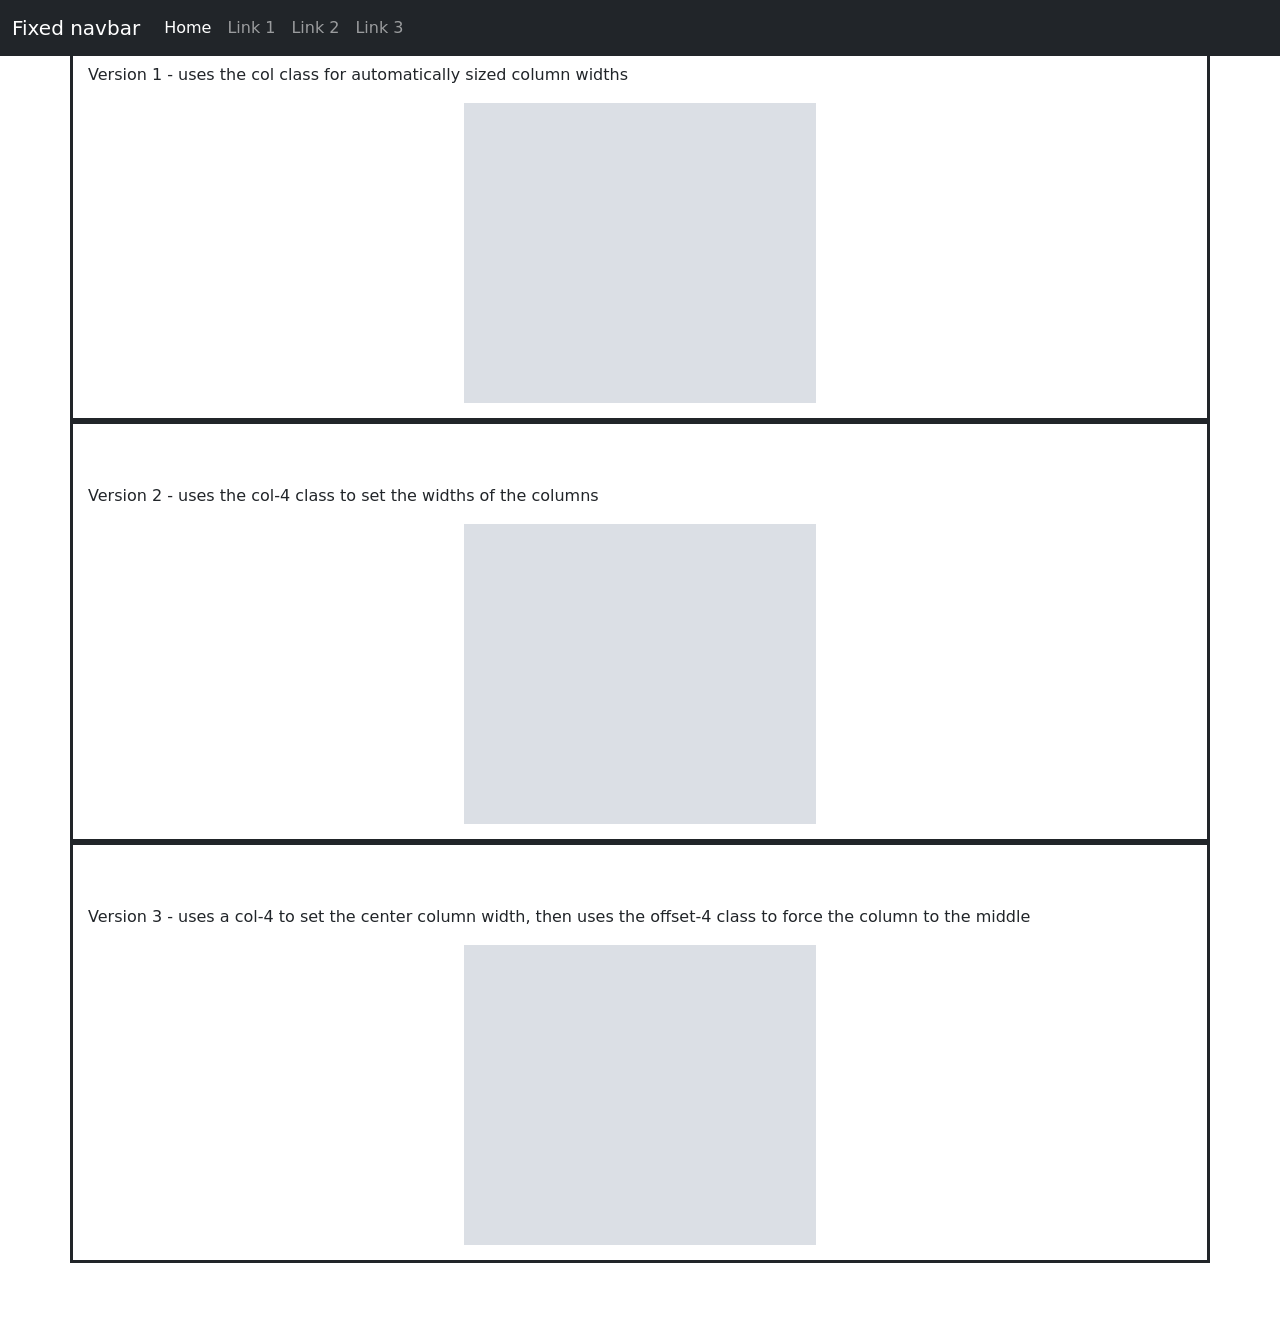
<file: html/grid4.html>
<!doctype html>
<html lang="en">

<head>
    <title>PageTitle</title>
    <!-- Required meta tags -->
    <meta charset="utf-8">
    <meta name="viewport" content="width=device-width, initial-scale=1, shrink-to-fit=no">

    <!-- Bootstrap CSS -->
    <link href="https://cdn.jsdelivr.net/npm/bootstrap@5.0.0/dist/css/bootstrap.min.css" rel="stylesheet"
        integrity="sha384-wEmeIV1mKuiNpC+IOBjI7aAzPcEZeedi5yW5f2yOq55WWLwNGmvvx4Um1vskeMj0" crossorigin="anonymous">

    <link rel="stylesheet" href="/css/site.css">

</head>

<body>

    <nav class="navbar navbar-expand-md navbar-dark fixed-top bg-dark">
        <div class="container-fluid">
            <a class="navbar-brand" href="#">Fixed navbar</a>
            <button class="navbar-toggler" type="button" data-bs-toggle="collapse" data-bs-target="#navbarCollapse"
                aria-controls="navbarCollapse" aria-expanded="false" aria-label="Toggle navigation">
                <span class="navbar-toggler-icon"></span>
            </button>
            <div class="collapse navbar-collapse" id="navbarCollapse">
                <ul class="navbar-nav me-auto mb-2 mb-md-0">
                    <li class="nav-item">
                        <a class="nav-link active" aria-current="page" href="#">Home</a>
                    </li>
                    <li class="nav-item">
                        <a class="nav-link" href="#">Link 1</a>
                    </li>
                    <li class="nav-item">
                        <a class="nav-link" href="#">Link 2</a>
                    </li>
                    <li class="nav-item">
                        <a class="nav-link" href="#">Link 3</a>
                    </li>
                </ul>
            </div>
        </div>
    </nav>

    <main class="flex-shrink-0">
        <div class="container">
            <p class="text-bold">Version 1 - uses the col class for automatically sized column widths</p>
            <div class="row">
                <div class="col">
                    <div class="sidebar"></div>
                </div>
                <div class="col">
                    <div class="content"></div>
                </div>
                <div class="col">
                    <div class="sidebar"></div>
                </div>
            </div>
        </div>
        <div class="container">
            <p class="text-bold">Version 2 - uses the col-4 class to set the widths of the columns</p>
            <div class="row">
                <div class="col-4">
                </div>
                <div class="col-4">
                    <div class="content"></div>
                </div>
                <div class="col-4">
                </div>
            </div>
        </div>
        <div class="container">
            <p class="text-bold">Version 3 - uses a col-4 to set the center column width, then uses the offset-4 class
                to force the column to the middle</p>
            <div class="row">
                <div class="col-4 offset-4">
                    <div class="content"></div>
                </div>
            </div>
        </div>

    </main>
    <!-- Bootstrap JS -->
    <script src="https://cdn.jsdelivr.net/npm/bootstrap@5.0.0/dist/js/bootstrap.bundle.min.js"
        integrity="sha384-p34f1UUtsS3wqzfto5wAAmdvj+osOnFyQFpp4Ua3gs/ZVWx6oOypYoCJhGGScy+8" crossorigin="anonymous">
    </script>
</body>

</html>
</file>
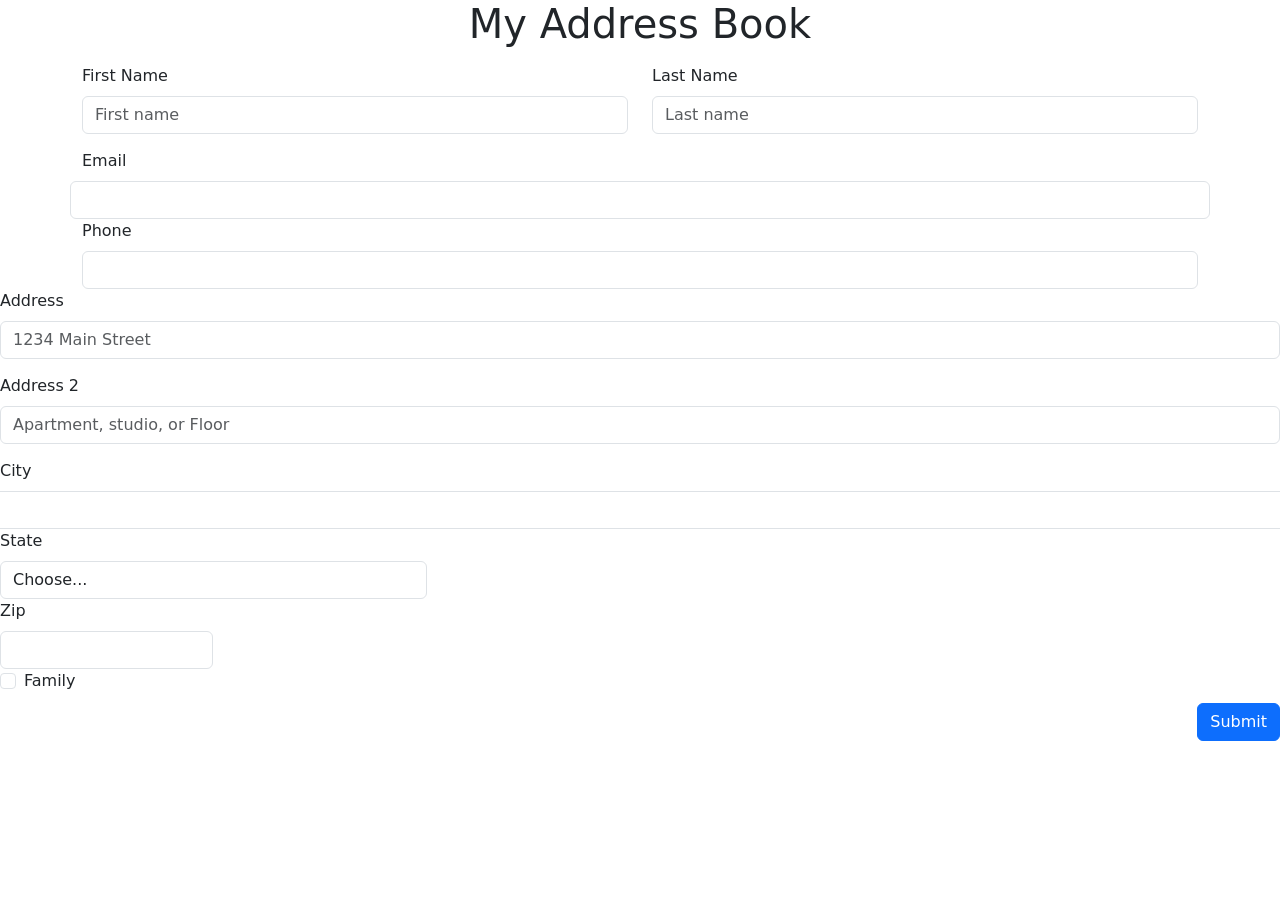
<file: address Book/html/Address book.html>
<!doctype html>
<html lang="en">

<head>
    <title>Address Book</title>
    <!-- Required meta tags -->
    <meta charset="utf-8">
    <meta name="viewport" content="width=device-width, initial-scale=1, shrink-to-fit=no">

    <!-- Bootstrap CSS -->
    <link href="https://cdn.jsdelivr.net/npm/bootstrap@5.0.0/dist/css/bootstrap.min.css" rel="stylesheet"
        integrity="sha384-wEmeIV1mKuiNpC+IOBjI7aAzPcEZeedi5yW5f2yOq55WWLwNGmvvx4Um1vskeMj0" crossorigin="anonymous">
     <link rel="stylesheet" href="/css/site.css">
</head>

<body>
       <div class="container">
           <h1 class="text-center mb-3">My Address Book</h1>
           <form action="#">
               <div class="row md-1">
                   <div class="col">
                       <label class="form-label">First Name</label>
                       <input type="text" name="firstName" class="form-control" placeholder="First name"
                           aria-label="First name" required>
                   </div>
                   <div class="col">
                       <label class="form-label">Last Name</label>
                       <input type="text" name="lastName" class="form-control" placeholder="Last name"
                           aria-label="Last name" required>
                   </div>
               </div>
               <div class="row"
                   <div class="col">
                       <label class="form-label">Email</label>
                       <input type="email" name="email" class="form-control"
                           aria-label="Email" required>
                  </div>
                  <div class="col">
                       <label class="form-label">Phone </label>
                       <input type="text" name="phone" class="form-control"
                           aria-label="Phone" required>
                   </div>
               </div>
               <div class="row md-1">
                   <div class="col">
                       <label class="form-label">Address</label>
                       <input type="text" name="Address" class="form-control" placeholder="1234 Main Street"
                           aria-label="Address" required>
                   </div>
               </div>
               <div class="row md-1">
                   <div class="col">
                       <label class="form-label">Address 2</label>
                       <input type="text" name="Address 2" class="form-control" placeholder="Apartment, studio, or Floor"
                           aria-label="Address 2" required></textarea>
                   </div>
               </div>
               <div class="row md-1"
                 <div class="col-md-6">
                     <label class="form-label">City</label>
                     <input type="text" name="city" class="form-control"
                        aria-label="city" required>
                 </div>
                 
              
                 <div class="col-md-4">
                     <label class="form-label">State</label>
                      <select id="State" name="State" class="form-control" placeholder="Choose..."
                        aria-label="state">
                        <option value="Choose">Choose...</option>
                        <option value="Alabama">Alabama</option>
                        <option value="Alaska">Alaska</option>
                        <option value="Arizona">Arizona</option>
                        <option value="Arkansas">Arkansas</option>
                        <option value="California">California</option>
                        <option value="Colorado">Colorado</option>               
                        <option value="Connecticut">Connecticut</option>
                        <option value="Delaware">Delaware</option>
                        <option value="Florida">Florida</option>
                        <option value="Georgia">Georgia</option>
                        <option value="Hawaii">Hawaii</option>
                        <option value="Idaho">Idaho</option>
                        <option value="Illinois">Illinois</option>
                        <option value="Indiana">Indiana</option>
                        <option value="Iowa">Iowa</option>
                        <option value="Kansas">Kansas</option>
                        <option value="Kentucky">Kentucky</option>
                        <option value="Louisiana">Louisiana</option>
                        <option value="Maine">Maine</option>
                        <option value="Maryland">Maryland</option>
                        <option value="Massachusetts">Massachusetts</option>
                        <option value="Michigan">Michigan</option>
                        <option value="Minnesota">Minnesota</option>
                        <option value="Mississippi">Mississippi</option>
                        <option value="Missouri">Missouri</option>
                        <option value="Montana">Montana</option>
                        <option value="Nebraska">Nebraska</option>
                        <option value="Nevada">Nevada</option>
                        <option value="New Hampshire">New Hampshire</option>
                        <option value="New Jersey">New Jersey</option>
                        <option value="New Mexico">New Mexico</option>
                        <option value="New York">New York</option>
                        <option value="North Carolina">North Carolina</option>
                        <option value="Ohio">Ohio</option>
                        <option value="Oklahoma">Oklahoma</option>
                        <option value="Oregon">Oregon</option>
                        <option value="Pennsylvania">Pennsylvania</option>
                        <option value="Phode Island">Rhode Island</option>
                        <option value="South Carolina">South Carolina</option>
                        <option value="South Dekota">South Dekota</option>
                        <option value="Tennessee">Tennessee</option>
                        <option value="Texas">Texas</option>
                        <option value="Utah">Utah</option>
                        <option value="Vermont">Vermont</option>
                        <option value="Virgina">Virginia</option>
                        <option value="Washington">Washington</option>
                        <option value="West Virginia">West Virginia</option>
                        <option value="Wisconsin">Wisconsin</option>
                        <option value="Wyoming">Wyoming</option>
                        
                       </select>
                  </div>
                  <div class="col-md-2">
                      <label class="form-label">Zip</label>
                     <input type="text" name="Zipcode" class="form-control"
                        aria-label="Zipcode" required>
                 </div>
             </div>
                   <div class="col-12">
                       <div class="form-check">
                         <input class="form-check-input" type="checkbox" id="gridCheck">
                          <label class="form-check-label" for="gridCheck">
                          Family
                          </label>
                     </div>
                  </div>
             
          <div class="col-12 d-flex justify-content-end">
          <button type="submit" class="btn btn-primary mt-2">Submit</button>
           </form>
       </div>

      <!-- Bootstrap JS -->
      <script src="https://cdn.jsdelivr.net/npm/bootstrap@5.0.0/dist/js/bootstrap.bundle.min.js"
        integrity="sha384-p34f1UUtsS3wqzfto5wAAmdvj+osOnFyQFpp4Ua3gs/ZVWx6oOypYoCJhGGScy+8" crossorigin="anonymous">
      </script>
</body>

</html>
</file>
<file: css/site.css>
html {
    position: relative;
    min-height: 100%;
}

body {
    /* Margin bottom by footer height */
    margin-bottom: 60px;
}

.footer {
    position: absolute;
    bottom: 0;
    width: 100%;
    /* Set the fixed height of the footer here */
    height: 60px;
    line-height: 60px;
    /* Vertically center the text there */
    background-color: #f5f5f5;
}


/* Custom page CSS
  -------------------------------------------------- */
/* Not required for template or sticky footer method. */

body>main>.container {
    padding: 60px 15px 0px;
    border: solid;
}

.footer>.container {
    padding-right: 15px;
    padding-left: 15px;
}

code {
    font-size: 80%;
}

.row>div {
    margin-bottom: 15px;
}

.content {
    min-height: 300px;
    background: #dbdfe5;
}

.content.bg-alt {
    background: #b4bac0;
}

.sidebar-top {
    min-height: 140px;
    background: #dbdfe7;
}

.sidebar-bottom {
    min-height: 145px;
    background: #7e8aa0;
    margin-bottom: -15px;
}

.sidebar,
.content {
    min-height: 300px;
}

.content-top {
    min-height: 160px;
    background: #b4bac0;
}

.content-bottom {
    min-height: 125px;
    background: #7e8aa0;
    margin-bottom: -15px;
}

.content-bottom.bg-alt {
    background: #9ca5b6;
}

@media (max-width: 991px) {
    .content-bottom {
        margin-bottom: 15px;
    }

    .content-bottom.bg-alt {
        margin-bottom: -15px;
    }
}

.intro {
    background: #7e8aa0;
    min-height: 250px;
}

.section {
    min-height: 150px;
    background: #dbdfe5;
}

.section.bg-alt {
    background: #b4bac0;
}

main>.container {
    padding: 60px 15px 0;
} 
 73  grid3.html 
@@ -0,0 +1,73 @@
<!doctype html>
<html lang="en">

<head>
    <title>PageTitle</title>
    <!-- Required meta tags -->
    <meta charset="utf-8">
    <meta name="viewport" content="width=device-width, initial-scale=1, shrink-to-fit=no">

    <!-- Bootstrap CSS -->
    <link href="https://cdn.jsdelivr.net/npm/bootstrap@5.0.0/dist/css/bootstrap.min.css" rel="stylesheet"
        integrity="sha384-wEmeIV1mKuiNpC+IOBjI7aAzPcEZeedi5yW5f2yOq55WWLwNGmvvx4Um1vskeMj0" crossorigin="anonymous">

    <link rel="stylesheet" href="/css/site.css">

</head>

<body>

    <nav class="navbar navbar-expand-md navbar-dark fixed-top bg-dark">
        <div class="container-fluid">
            <a class="navbar-brand" href="#">Fixed navbar</a>
            <button class="navbar-toggler" type="button" data-bs-toggle="collapse" data-bs-target="#navbarCollapse"
                aria-controls="navbarCollapse" aria-expanded="false" aria-label="Toggle navigation">
                <span class="navbar-toggler-icon"></span>
            </button>
            <div class="collapse navbar-collapse" id="navbarCollapse">
                <ul class="navbar-nav me-auto mb-2 mb-md-0">
                    <li class="nav-item">
                        <a class="nav-link active" aria-current="page" href="#">Home</a>
                    </li>
                    <li class="nav-item">
                        <a class="nav-link" href="#">Link 1</a>
                    </li>
                    <li class="nav-item">
                        <a class="nav-link" href="#">Link 2</a>
                    </li>
                    <li class="nav-item">
                        <a class="nav-link" href="#">Link 3</a>
                    </li>
                </ul>
            </div>
        </div>
    </nav>

    <main class="flex-shrink-0">
        <div class="container">
            <div class="row">
                <div class="col-7">
                    <div class="content"></div>
                </div>
                <div class="col-5">
                    <div class="row">
                        <div class="col">
                            <div class="sidebar-top"></div>
                        </div>
                    </div>
                    <div class="row">
                        <div class="col">
                            <div class="sidebar-bottom"></div>
                        </div>
                    </div>
                </div>
            </div>
        </div>
    </main>
    <!-- Bootstrap JS -->
    <script src="https://cdn.jsdelivr.net/npm/bootstrap@5.0.0/dist/js/bootstrap.bundle.min.js"
        integrity="sha384-p34f1UUtsS3wqzfto5wAAmdvj+osOnFyQFpp4Ua3gs/ZVWx6oOypYoCJhGGScy+8" crossorigin="anonymous">
    </script>
</body>

</html>
</file>
<file: Portfolio/fonts/icomoon/style.css>
@font-face {
  font-family: 'icomoon';
  src:  url('fonts/icomoon.eot?10si43');
  src:  url('fonts/icomoon.eot?10si43#iefix') format('embedded-opentype'),
    url('fonts/icomoon.ttf?10si43') format('truetype'),
    url('fonts/icomoon.woff?10si43') format('woff'),
    url('fonts/icomoon.svg?10si43#icomoon') format('svg');
  font-weight: normal;
  font-style: normal;
}

[class^="icon-"], [class*=" icon-"] {
  /* use !important to prevent issues with browser extensions that change fonts */
  font-family: 'icomoon' !important;
  speak: none;
  font-style: normal;
  font-weight: normal;
  font-variant: normal;
  text-transform: none;
  line-height: 1;

  /* Better Font Rendering =========== */
  -webkit-font-smoothing: antialiased;
  -moz-osx-font-smoothing: grayscale;
}

.icon-asterisk:before {
  content: "\f069";
}
.icon-plus:before {
  content: "\f067";
}
.icon-question:before {
  content: "\f128";
}
.icon-minus:before {
  content: "\f068";
}
.icon-glass:before {
  content: "\f000";
}
.icon-music:before {
  content: "\f001";
}
.icon-search:before {
  content: "\f002";
}
.icon-envelope-o:before {
  content: "\f003";
}
.icon-heart:before {
  content: "\f004";
}
.icon-star:before {
  content: "\f005";
}
.icon-star-o:before {
  content: "\f006";
}
.icon-user:before {
  content: "\f007";
}
.icon-film:before {
  content: "\f008";
}
.icon-th-large:before {
  content: "\f009";
}
.icon-th:before {
  content: "\f00a";
}
.icon-th-list:before {
  content: "\f00b";
}
.icon-check:before {
  content: "\f00c";
}
.icon-close:before {
  content: "\f00d";
}
.icon-remove:before {
  content: "\f00d";
}
.icon-times:before {
  content: "\f00d";
}
.icon-search-plus:before {
  content: "\f00e";
}
.icon-search-minus:before {
  content: "\f010";
}
.icon-power-off:before {
  content: "\f011";
}
.icon-signal:before {
  content: "\f012";
}
.icon-cog:before {
  content: "\f013";
}
.icon-gear:before {
  content: "\f013";
}
.icon-trash-o:before {
  content: "\f014";
}
.icon-home:before {
  content: "\f015";
}
.icon-file-o:before {
  content: "\f016";
}
.icon-clock-o:before {
  content: "\f017";
}
.icon-road:before {
  content: "\f018";
}
.icon-download:before {
  content: "\f019";
}
.icon-arrow-circle-o-down:before {
  content: "\f01a";
}
.icon-arrow-circle-o-up:before {
  content: "\f01b";
}
.icon-inbox:before {
  content: "\f01c";
}
.icon-play-circle-o:before {
  content: "\f01d";
}
.icon-repeat:before {
  content: "\f01e";
}
.icon-rotate-right:before {
  content: "\f01e";
}
.icon-refresh:before {
  content: "\f021";
}
.icon-list-alt:before {
  content: "\f022";
}
.icon-lock:before {
  content: "\f023";
}
.icon-flag:before {
  content: "\f024";
}
.icon-headphones:before {
  content: "\f025";
}
.icon-volume-off:before {
  content: "\f026";
}
.icon-volume-down:before {
  content: "\f027";
}
.icon-volume-up:before {
  content: "\f028";
}
.icon-qrcode:before {
  content: "\f029";
}
.icon-barcode:before {
  content: "\f02a";
}
.icon-tag:before {
  content: "\f02b";
}
.icon-tags:before {
  content: "\f02c";
}
.icon-book:before {
  content: "\f02d";
}
.icon-bookmark:before {
  content: "\f02e";
}
.icon-print:before {
  content: "\f02f";
}
.icon-camera:before {
  content: "\f030";
}
.icon-font:before {
  content: "\f031";
}
.icon-bold:before {
  content: "\f032";
}
.icon-italic:before {
  content: "\f033";
}
.icon-text-height:before {
  content: "\f034";
}
.icon-text-width:before {
  content: "\f035";
}
.icon-align-left:before {
  content: "\f036";
}
.icon-align-center:before {
  content: "\f037";
}
.icon-align-right:before {
  content: "\f038";
}
.icon-align-justify:before {
  content: "\f039";
}
.icon-list:before {
  content: "\f03a";
}
.icon-dedent:before {
  content: "\f03b";
}
.icon-outdent:before {
  content: "\f03b";
}
.icon-indent:before {
  content: "\f03c";
}
.icon-video-camera:before {
  content: "\f03d";
}
.icon-image:before {
  content: "\f03e";
}
.icon-photo:before {
  content: "\f03e";
}
.icon-picture-o:before {
  content: "\f03e";
}
.icon-pencil:before {
  content: "\f040";
}
.icon-map-marker:before {
  content: "\f041";
}
.icon-adjust:before {
  content: "\f042";
}
.icon-tint:before {
  content: "\f043";
}
.icon-edit:before {
  content: "\f044";
}
.icon-pencil-square-o:before {
  content: "\f044";
}
.icon-share-square-o:before {
  content: "\f045";
}
.icon-check-square-o:before {
  content: "\f046";
}
.icon-arrows:before {
  content: "\f047";
}
.icon-step-backward:before {
  content: "\f048";
}
.icon-fast-backward:before {
  content: "\f049";
}
.icon-backward:before {
  content: "\f04a";
}
.icon-play:before {
  content: "\f04b";
}
.icon-pause:before {
  content: "\f04c";
}
.icon-stop:before {
  content: "\f04d";
}
.icon-forward:before {
  content: "\f04e";
}
.icon-fast-forward:before {
  content: "\f050";
}
.icon-step-forward:before {
  content: "\f051";
}
.icon-eject:before {
  content: "\f052";
}
.icon-chevron-left:before {
  content: "\f053";
}
.icon-chevron-right:before {
  content: "\f054";
}
.icon-plus-circle:before {
  content: "\f055";
}
.icon-minus-circle:before {
  content: "\f056";
}
.icon-times-circle:before {
  content: "\f057";
}
.icon-check-circle:before {
  content: "\f058";
}
.icon-question-circle:before {
  content: "\f059";
}
.icon-info-circle:before {
  content: "\f05a";
}
.icon-crosshairs:before {
  content: "\f05b";
}
.icon-times-circle-o:before {
  content: "\f05c";
}
.icon-check-circle-o:before {
  content: "\f05d";
}
.icon-ban:before {
  content: "\f05e";
}
.icon-arrow-left:before {
  content: "\f060";
}
.icon-arrow-right:before {
  content: "\f061";
}
.icon-arrow-up:before {
  content: "\f062";
}
.icon-arrow-down:before {
  content: "\f063";
}
.icon-mail-forward:before {
  content: "\f064";
}
.icon-share:before {
  content: "\f064";
}
.icon-expand:before {
  content: "\f065";
}
.icon-compress:before {
  content: "\f066";
}
.icon-exclamation-circle:before {
  content: "\f06a";
}
.icon-gift:before {
  content: "\f06b";
}
.icon-leaf:before {
  content: "\f06c";
}
.icon-fire:before {
  content: "\f06d";
}
.icon-eye:before {
  content: "\f06e";
}
.icon-eye-slash:before {
  content: "\f070";
}
.icon-exclamation-triangle:before {
  content: "\f071";
}
.icon-warning:before {
  content: "\f071";
}
.icon-plane:before {
  content: "\f072";
}
.icon-calendar:before {
  content: "\f073";
}
.icon-random:before {
  content: "\f074";
}
.icon-comment:before {
  content: "\f075";
}
.icon-magnet:before {
  content: "\f076";
}
.icon-chevron-up:before {
  content: "\f077";
}
.icon-chevron-down:before {
  content: "\f078";
}
.icon-retweet:before {
  content: "\f079";
}
.icon-shopping-cart:before {
  content: "\f07a";
}
.icon-folder:before {
  content: "\f07b";
}
.icon-folder-open:before {
  content: "\f07c";
}
.icon-arrows-v:before {
  content: "\f07d";
}
.icon-arrows-h:before {
  content: "\f07e";
}
.icon-bar-chart:before {
  content: "\f080";
}
.icon-bar-chart-o:before {
  content: "\f080";
}
.icon-twitter-square:before {
  content: "\f081";
}
.icon-facebook-square:before {
  content: "\f082";
}
.icon-camera-retro:before {
  content: "\f083";
}
.icon-key:before {
  content: "\f084";
}
.icon-cogs:before {
  content: "\f085";
}
.icon-gears:before {
  content: "\f085";
}
.icon-comments:before {
  content: "\f086";
}
.icon-thumbs-o-up:before {
  content: "\f087";
}
.icon-thumbs-o-down:before {
  content: "\f088";
}
.icon-star-half:before {
  content: "\f089";
}
.icon-heart-o:before {
  content: "\f08a";
}
.icon-sign-out:before {
  content: "\f08b";
}
.icon-linkedin-square:before {
  content: "\f08c";
}
.icon-thumb-tack:before {
  content: "\f08d";
}
.icon-external-link:before {
  content: "\f08e";
}
.icon-sign-in:before {
  content: "\f090";
}
.icon-trophy:before {
  content: "\f091";
}
.icon-github-square:before {
  content: "\f092";
}
.icon-upload:before {
  content: "\f093";
}
.icon-lemon-o:before {
  content: "\f094";
}
.icon-phone:before {
  content: "\f095";
}
.icon-square-o:before {
  content: "\f096";
}
.icon-bookmark-o:before {
  content: "\f097";
}
.icon-phone-square:before {
  content: "\f098";
}
.icon-twitter:before {
  content: "\f099";
}
.icon-facebook:before {
  content: "\f09a";
}
.icon-facebook-f:before {
  content: "\f09a";
}
.icon-github:before {
  content: "\f09b";
}
.icon-unlock:before {
  content: "\f09c";
}
.icon-credit-card:before {
  content: "\f09d";
}
.icon-feed:before {
  content: "\f09e";
}
.icon-rss:before {
  content: "\f09e";
}
.icon-hdd-o:before {
  content: "\f0a0";
}
.icon-bullhorn:before {
  content: "\f0a1";
}
.icon-bell-o:before {
  content: "\f0a2";
}
.icon-certificate:before {
  content: "\f0a3";
}
.icon-hand-o-right:before {
  content: "\f0a4";
}
.icon-hand-o-left:before {
  content: "\f0a5";
}
.icon-hand-o-up:before {
  content: "\f0a6";
}
.icon-hand-o-down:before {
  content: "\f0a7";
}
.icon-arrow-circle-left:before {
  content: "\f0a8";
}
.icon-arrow-circle-right:before {
  content: "\f0a9";
}
.icon-arrow-circle-up:before {
  content: "\f0aa";
}
.icon-arrow-circle-down:before {
  content: "\f0ab";
}
.icon-globe:before {
  content: "\f0ac";
}
.icon-wrench:before {
  content: "\f0ad";
}
.icon-tasks:before {
  content: "\f0ae";
}
.icon-filter:before {
  content: "\f0b0";
}
.icon-briefcase:before {
  content: "\f0b1";
}
.icon-arrows-alt:before {
  content: "\f0b2";
}
.icon-group:before {
  content: "\f0c0";
}
.icon-users:before {
  content: "\f0c0";
}
.icon-chain:before {
  content: "\f0c1";
}
.icon-link:before {
  content: "\f0c1";
}
.icon-cloud:before {
  content: "\f0c2";
}
.icon-flask:before {
  content: "\f0c3";
}
.icon-cut:before {
  content: "\f0c4";
}
.icon-scissors:before {
  content: "\f0c4";
}
.icon-copy:before {
  content: "\f0c5";
}
.icon-files-o:before {
  content: "\f0c5";
}
.icon-paperclip:before {
  content: "\f0c6";
}
.icon-floppy-o:before {
  content: "\f0c7";
}
.icon-save:before {
  content: "\f0c7";
}
.icon-square:before {
  content: "\f0c8";
}
.icon-bars:before {
  content: "\f0c9";
}
.icon-navicon:before {
  content: "\f0c9";
}
.icon-reorder:before {
  content: "\f0c9";
}
.icon-list-ul:before {
  content: "\f0ca";
}
.icon-list-ol:before {
  content: "\f0cb";
}
.icon-strikethrough:before {
  content: "\f0cc";
}
.icon-underline:before {
  content: "\f0cd";
}
.icon-table:before {
  content: "\f0ce";
}
.icon-magic:before {
  content: "\f0d0";
}
.icon-truck:before {
  content: "\f0d1";
}
.icon-pinterest:before {
  content: "\f0d2";
}
.icon-pinterest-square:before {
  content: "\f0d3";
}
.icon-google-plus-square:before {
  content: "\f0d4";
}
.icon-google-plus:before {
  content: "\f0d5";
}
.icon-money:before {
  content: "\f0d6";
}
.icon-caret-down:before {
  content: "\f0d7";
}
.icon-caret-up:before {
  content: "\f0d8";
}
.icon-caret-left:before {
  content: "\f0d9";
}
.icon-caret-right:before {
  content: "\f0da";
}
.icon-columns:before {
  content: "\f0db";
}
.icon-sort:before {
  content: "\f0dc";
}
.icon-unsorted:before {
  content: "\f0dc";
}
.icon-sort-desc:before {
  content: "\f0dd";
}
.icon-sort-down:before {
  content: "\f0dd";
}
.icon-sort-asc:before {
  content: "\f0de";
}
.icon-sort-up:before {
  content: "\f0de";
}
.icon-envelope:before {
  content: "\f0e0";
}
.icon-linkedin:before {
  content: "\f0e1";
}
.icon-rotate-left:before {
  content: "\f0e2";
}
.icon-undo:before {
  content: "\f0e2";
}
.icon-gavel:before {
  content: "\f0e3";
}
.icon-legal:before {
  content: "\f0e3";
}
.icon-dashboard:before {
  content: "\f0e4";
}
.icon-tachometer:before {
  content: "\f0e4";
}
.icon-comment-o:before {
  content: "\f0e5";
}
.icon-comments-o:before {
  content: "\f0e6";
}
.icon-bolt:before {
  content: "\f0e7";
}
.icon-flash:before {
  content: "\f0e7";
}
.icon-sitemap:before {
  content: "\f0e8";
}
.icon-umbrella:before {
  content: "\f0e9";
}
.icon-clipboard:before {
  content: "\f0ea";
}
.icon-paste:before {
  content: "\f0ea";
}
.icon-lightbulb-o:before {
  content: "\f0eb";
}
.icon-exchange:before {
  content: "\f0ec";
}
.icon-cloud-download:before {
  content: "\f0ed";
}
.icon-cloud-upload:before {
  content: "\f0ee";
}
.icon-user-md:before {
  content: "\f0f0";
}
.icon-stethoscope:before {
  content: "\f0f1";
}
.icon-suitcase:before {
  content: "\f0f2";
}
.icon-bell:before {
  content: "\f0f3";
}
.icon-coffee:before {
  content: "\f0f4";
}
.icon-cutlery:before {
  content: "\f0f5";
}
.icon-file-text-o:before {
  content: "\f0f6";
}
.icon-building-o:before {
  content: "\f0f7";
}
.icon-hospital-o:before {
  content: "\f0f8";
}
.icon-ambulance:before {
  content: "\f0f9";
}
.icon-medkit:before {
  content: "\f0fa";
}
.icon-fighter-jet:before {
  content: "\f0fb";
}
.icon-beer:before {
  content: "\f0fc";
}
.icon-h-square:before {
  content: "\f0fd";
}
.icon-plus-square:before {
  content: "\f0fe";
}
.icon-angle-double-left:before {
  content: "\f100";
}
.icon-angle-double-right:before {
  content: "\f101";
}
.icon-angle-double-up:before {
  content: "\f102";
}
.icon-angle-double-down:before {
  content: "\f103";
}
.icon-angle-left:before {
  content: "\f104";
}
.icon-angle-right:before {
  content: "\f105";
}
.icon-angle-up:before {
  content: "\f106";
}
.icon-angle-down:before {
  content: "\f107";
}
.icon-desktop:before {
  content: "\f108";
}
.icon-laptop:before {
  content: "\f109";
}
.icon-tablet:before {
  content: "\f10a";
}
.icon-mobile:before {
  content: "\f10b";
}
.icon-mobile-phone:before {
  content: "\f10b";
}
.icon-circle-o:before {
  content: "\f10c";
}
.icon-quote-left:before {
  content: "\f10d";
}
.icon-quote-right:before {
  content: "\f10e";
}
.icon-spinner:before {
  content: "\f110";
}
.icon-circle:before {
  content: "\f111";
}
.icon-mail-reply:before {
  content: "\f112";
}
.icon-reply:before {
  content: "\f112";
}
.icon-github-alt:before {
  content: "\f113";
}
.icon-folder-o:before {
  content: "\f114";
}
.icon-folder-open-o:before {
  content: "\f115";
}
.icon-smile-o:before {
  content: "\f118";
}
.icon-frown-o:before {
  content: "\f119";
}
.icon-meh-o:before {
  content: "\f11a";
}
.icon-gamepad:before {
  content: "\f11b";
}
.icon-keyboard-o:before {
  content: "\f11c";
}
.icon-flag-o:before {
  content: "\f11d";
}
.icon-flag-checkered:before {
  content: "\f11e";
}
.icon-terminal:before {
  content: "\f120";
}
.icon-code:before {
  content: "\f121";
}
.icon-mail-reply-all:before {
  content: "\f122";
}
.icon-reply-all:before {
  content: "\f122";
}
.icon-star-half-empty:before {
  content: "\f123";
}
.icon-star-half-full:before {
  content: "\f123";
}
.icon-star-half-o:before {
  content: "\f123";
}
.icon-location-arrow:before {
  content: "\f124";
}
.icon-crop:before {
  content: "\f125";
}
.icon-code-fork:before {
  content: "\f126";
}
.icon-chain-broken:before {
  content: "\f127";
}
.icon-unlink:before {
  content: "\f127";
}
.icon-info:before {
  content: "\f129";
}
.icon-exclamation:before {
  content: "\f12a";
}
.icon-superscript:before {
  content: "\f12b";
}
.icon-subscript:before {
  content: "\f12c";
}
.icon-eraser:before {
  content: "\f12d";
}
.icon-puzzle-piece:before {
  content: "\f12e";
}
.icon-microphone:before {
  content: "\f130";
}
.icon-microphone-slash:before {
  content: "\f131";
}
.icon-shield:before {
  content: "\f132";
}
.icon-calendar-o:before {
  content: "\f133";
}
.icon-fire-extinguisher:before {
  content: "\f134";
}
.icon-rocket:before {
  content: "\f135";
}
.icon-maxcdn:before {
  content: "\f136";
}
.icon-chevron-circle-left:before {
  content: "\f137";
}
.icon-chevron-circle-right:before {
  content: "\f138";
}
.icon-chevron-circle-up:before {
  content: "\f139";
}
.icon-chevron-circle-down:before {
  content: "\f13a";
}
.icon-html5:before {
  content: "\f13b";
}
.icon-css3:before {
  content: "\f13c";
}
.icon-anchor:before {
  content: "\f13d";
}
.icon-unlock-alt:before {
  content: "\f13e";
}
.icon-bullseye:before {
  content: "\f140";
}
.icon-ellipsis-h:before {
  content: "\f141";
}
.icon-ellipsis-v:before {
  content: "\f142";
}
.icon-rss-square:before {
  content: "\f143";
}
.icon-play-circle:before {
  content: "\f144";
}
.icon-ticket:before {
  content: "\f145";
}
.icon-minus-square:before {
  content: "\f146";
}
.icon-minus-square-o:before {
  content: "\f147";
}
.icon-level-up:before {
  content: "\f148";
}
.icon-level-down:before {
  content: "\f149";
}
.icon-check-square:before {
  content: "\f14a";
}
.icon-pencil-square:before {
  content: "\f14b";
}
.icon-external-link-square:before {
  content: "\f14c";
}
.icon-share-square:before {
  content: "\f14d";
}
.icon-compass:before {
  content: "\f14e";
}
.icon-caret-square-o-down:before {
  content: "\f150";
}
.icon-toggle-down:before {
  content: "\f150";
}
.icon-caret-square-o-up:before {
  content: "\f151";
}
.icon-toggle-up:before {
  content: "\f151";
}
.icon-caret-square-o-right:before {
  content: "\f152";
}
.icon-toggle-right:before {
  content: "\f152";
}
.icon-eur:before {
  content: "\f153";
}
.icon-euro:before {
  content: "\f153";
}
.icon-gbp:before {
  content: "\f154";
}
.icon-dollar:before {
  content: "\f155";
}
.icon-usd:before {
  content: "\f155";
}
.icon-inr:before {
  content: "\f156";
}
.icon-rupee:before {
  content: "\f156";
}
.icon-cny:before {
  content: "\f157";
}
.icon-jpy:before {
  content: "\f157";
}
.icon-rmb:before {
  content: "\f157";
}
.icon-yen:before {
  content: "\f157";
}
.icon-rouble:before {
  content: "\f158";
}
.icon-rub:before {
  content: "\f158";
}
.icon-ruble:before {
  content: "\f158";
}
.icon-krw:before {
  content: "\f159";
}
.icon-won:before {
  content: "\f159";
}
.icon-bitcoin:before {
  content: "\f15a";
}
.icon-btc:before {
  content: "\f15a";
}
.icon-file:before {
  content: "\f15b";
}
.icon-file-text:before {
  content: "\f15c";
}
.icon-sort-alpha-asc:before {
  content: "\f15d";
}
.icon-sort-alpha-desc:before {
  content: "\f15e";
}
.icon-sort-amount-asc:before {
  content: "\f160";
}
.icon-sort-amount-desc:before {
  content: "\f161";
}
.icon-sort-numeric-asc:before {
  content: "\f162";
}
.icon-sort-numeric-desc:before {
  content: "\f163";
}
.icon-thumbs-up:before {
  content: "\f164";
}
.icon-thumbs-down:before {
  content: "\f165";
}
.icon-youtube-square:before {
  content: "\f166";
}
.icon-youtube:before {
  content: "\f167";
}
.icon-xing:before {
  content: "\f168";
}
.icon-xing-square:before {
  content: "\f169";
}
.icon-youtube-play:before {
  content: "\f16a";
}
.icon-dropbox:before {
  content: "\f16b";
}
.icon-stack-overflow:before {
  content: "\f16c";
}
.icon-instagram:before {
  content: "\f16d";
}
.icon-flickr:before {
  content: "\f16e";
}
.icon-adn:before {
  content: "\f170";
}
.icon-bitbucket:before {
  content: "\f171";
}
.icon-bitbucket-square:before {
  content: "\f172";
}
.icon-tumblr:before {
  content: "\f173";
}
.icon-tumblr-square:before {
  content: "\f174";
}
.icon-long-arrow-down:before {
  content: "\f175";
}
.icon-long-arrow-up:before {
  content: "\f176";
}
.icon-long-arrow-left:before {
  content: "\f177";
}
.icon-long-arrow-right:before {
  content: "\f178";
}
.icon-apple:before {
  content: "\f179";
}
.icon-windows:before {
  content: "\f17a";
}
.icon-android:before {
  content: "\f17b";
}
.icon-linux:before {
  content: "\f17c";
}
.icon-dribbble:before {
  content: "\f17d";
}
.icon-skype:before {
  content: "\f17e";
}
.icon-foursquare:before {
  content: "\f180";
}
.icon-trello:before {
  content: "\f181";
}
.icon-female:before {
  content: "\f182";
}
.icon-male:before {
  content: "\f183";
}
.icon-gittip:before {
  content: "\f184";
}
.icon-gratipay:before {
  content: "\f184";
}
.icon-sun-o:before {
  content: "\f185";
}
.icon-moon-o:before {
  content: "\f186";
}
.icon-archive:before {
  content: "\f187";
}
.icon-bug:before {
  content: "\f188";
}
.icon-vk:before {
  content: "\f189";
}
.icon-weibo:before {
  content: "\f18a";
}
.icon-renren:before {
  content: "\f18b";
}
.icon-pagelines:before {
  content: "\f18c";
}
.icon-stack-exchange:before {
  content: "\f18d";
}
.icon-arrow-circle-o-right:before {
  content: "\f18e";
}
.icon-arrow-circle-o-left:before {
  content: "\f190";
}
.icon-caret-square-o-left:before {
  content: "\f191";
}
.icon-toggle-left:before {
  content: "\f191";
}
.icon-dot-circle-o:before {
  content: "\f192";
}
.icon-wheelchair:before {
  content: "\f193";
}
.icon-vimeo-square:before {
  content: "\f194";
}
.icon-try:before {
  content: "\f195";
}
.icon-turkish-lira:before {
  content: "\f195";
}
.icon-plus-square-o:before {
  content: "\f196";
}
.icon-space-shuttle:before {
  content: "\f197";
}
.icon-slack:before {
  content: "\f198";
}
.icon-envelope-square:before {
  content: "\f199";
}
.icon-wordpress:before {
  content: "\f19a";
}
.icon-openid:before {
  content: "\f19b";
}
.icon-bank:before {
  content: "\f19c";
}
.icon-institution:before {
  content: "\f19c";
}
.icon-university:before {
  content: "\f19c";
}
.icon-graduation-cap:before {
  content: "\f19d";
}
.icon-mortar-board:before {
  content: "\f19d";
}
.icon-yahoo:before {
  content: "\f19e";
}
.icon-google:before {
  content: "\f1a0";
}
.icon-reddit:before {
  content: "\f1a1";
}
.icon-reddit-square:before {
  content: "\f1a2";
}
.icon-stumbleupon-circle:before {
  content: "\f1a3";
}
.icon-stumbleupon:before {
  content: "\f1a4";
}
.icon-delicious:before {
  content: "\f1a5";
}
.icon-digg:before {
  content: "\f1a6";
}
.icon-pied-piper-pp:before {
  content: "\f1a7";
}
.icon-pied-piper-alt:before {
  content: "\f1a8";
}
.icon-drupal:before {
  content: "\f1a9";
}
.icon-joomla:before {
  content: "\f1aa";
}
.icon-language:before {
  content: "\f1ab";
}
.icon-fax:before {
  content: "\f1ac";
}
.icon-building:before {
  content: "\f1ad";
}
.icon-child:before {
  content: "\f1ae";
}
.icon-paw:before {
  content: "\f1b0";
}
.icon-spoon:before {
  content: "\f1b1";
}
.icon-cube:before {
  content: "\f1b2";
}
.icon-cubes:before {
  content: "\f1b3";
}
.icon-behance:before {
  content: "\f1b4";
}
.icon-behance-square:before {
  content: "\f1b5";
}
.icon-steam:before {
  content: "\f1b6";
}
.icon-steam-square:before {
  content: "\f1b7";
}
.icon-recycle:before {
  content: "\f1b8";
}
.icon-automobile:before {
  content: "\f1b9";
}
.icon-car:before {
  content: "\f1b9";
}
.icon-cab:before {
  content: "\f1ba";
}
.icon-taxi:before {
  content: "\f1ba";
}
.icon-tree:before {
  content: "\f1bb";
}
.icon-spotify:before {
  content: "\f1bc";
}
.icon-deviantart:before {
  content: "\f1bd";
}
.icon-soundcloud:before {
  content: "\f1be";
}
.icon-database:before {
  content: "\f1c0";
}
.icon-file-pdf-o:before {
  content: "\f1c1";
}
.icon-file-word-o:before {
  content: "\f1c2";
}
.icon-file-excel-o:before {
  content: "\f1c3";
}
.icon-file-powerpoint-o:before {
  content: "\f1c4";
}
.icon-file-image-o:before {
  content: "\f1c5";
}
.icon-file-photo-o:before {
  content: "\f1c5";
}
.icon-file-picture-o:before {
  content: "\f1c5";
}
.icon-file-archive-o:before {
  content: "\f1c6";
}
.icon-file-zip-o:before {
  content: "\f1c6";
}
.icon-file-audio-o:before {
  content: "\f1c7";
}
.icon-file-sound-o:before {
  content: "\f1c7";
}
.icon-file-movie-o:before {
  content: "\f1c8";
}
.icon-file-video-o:before {
  content: "\f1c8";
}
.icon-file-code-o:before {
  content: "\f1c9";
}
.icon-vine:before {
  content: "\f1ca";
}
.icon-codepen:before {
  content: "\f1cb";
}
.icon-jsfiddle:before {
  content: "\f1cc";
}
.icon-life-bouy:before {
  content: "\f1cd";
}
.icon-life-buoy:before {
  content: "\f1cd";
}
.icon-life-ring:before {
  content: "\f1cd";
}
.icon-life-saver:before {
  content: "\f1cd";
}
.icon-support:before {
  content: "\f1cd";
}
.icon-circle-o-notch:before {
  content: "\f1ce";
}
.icon-ra:before {
  content: "\f1d0";
}
.icon-rebel:before {
  content: "\f1d0";
}
.icon-resistance:before {
  content: "\f1d0";
}
.icon-empire:before {
  content: "\f1d1";
}
.icon-ge:before {
  content: "\f1d1";
}
.icon-git-square:before {
  content: "\f1d2";
}
.icon-git:before {
  content: "\f1d3";
}
.icon-hacker-news:before {
  content: "\f1d4";
}
.icon-y-combinator-square:before {
  content: "\f1d4";
}
.icon-yc-square:before {
  content: "\f1d4";
}
.icon-tencent-weibo:before {
  content: "\f1d5";
}
.icon-qq:before {
  content: "\f1d6";
}
.icon-wechat:before {
  content: "\f1d7";
}
.icon-weixin:before {
  content: "\f1d7";
}
.icon-paper-plane:before {
  content: "\f1d8";
}
.icon-send:before {
  content: "\f1d8";
}
.icon-paper-plane-o:before {
  content: "\f1d9";
}
.icon-send-o:before {
  content: "\f1d9";
}
.icon-history:before {
  content: "\f1da";
}
.icon-circle-thin:before {
  content: "\f1db";
}
.icon-header:before {
  content: "\f1dc";
}
.icon-paragraph:before {
  content: "\f1dd";
}
.icon-sliders:before {
  content: "\f1de";
}
.icon-share-alt:before {
  content: "\f1e0";
}
.icon-share-alt-square:before {
  content: "\f1e1";
}
.icon-bomb:before {
  content: "\f1e2";
}
.icon-futbol-o:before {
  content: "\f1e3";
}
.icon-soccer-ball-o:before {
  content: "\f1e3";
}
.icon-tty:before {
  content: "\f1e4";
}
.icon-binoculars:before {
  content: "\f1e5";
}
.icon-plug:before {
  content: "\f1e6";
}
.icon-slideshare:before {
  content: "\f1e7";
}
.icon-twitch:before {
  content: "\f1e8";
}
.icon-yelp:before {
  content: "\f1e9";
}
.icon-newspaper-o:before {
  content: "\f1ea";
}
.icon-wifi:before {
  content: "\f1eb";
}
.icon-calculator:before {
  content: "\f1ec";
}
.icon-paypal:before {
  content: "\f1ed";
}
.icon-google-wallet:before {
  content: "\f1ee";
}
.icon-cc-visa:before {
  content: "\f1f0";
}
.icon-cc-mastercard:before {
  content: "\f1f1";
}
.icon-cc-discover:before {
  content: "\f1f2";
}
.icon-cc-amex:before {
  content: "\f1f3";
}
.icon-cc-paypal:before {
  content: "\f1f4";
}
.icon-cc-stripe:before {
  content: "\f1f5";
}
.icon-bell-slash:before {
  content: "\f1f6";
}
.icon-bell-slash-o:before {
  content: "\f1f7";
}
.icon-trash:before {
  content: "\f1f8";
}
.icon-copyright:before {
  content: "\f1f9";
}
.icon-at:before {
  content: "\f1fa";
}
.icon-eyedropper:before {
  content: "\f1fb";
}
.icon-paint-brush:before {
  content: "\f1fc";
}
.icon-birthday-cake:before {
  content: "\f1fd";
}
.icon-area-chart:before {
  content: "\f1fe";
}
.icon-pie-chart:before {
  content: "\f200";
}
.icon-line-chart:before {
  content: "\f201";
}
.icon-lastfm:before {
  content: "\f202";
}
.icon-lastfm-square:before {
  content: "\f203";
}
.icon-toggle-off:before {
  content: "\f204";
}
.icon-toggle-on:before {
  content: "\f205";
}
.icon-bicycle:before {
  content: "\f206";
}
.icon-bus:before {
  content: "\f207";
}
.icon-ioxhost:before {
  content: "\f208";
}
.icon-angellist:before {
  content: "\f209";
}
.icon-cc:before {
  content: "\f20a";
}
.icon-ils:before {
  content: "\f20b";
}
.icon-shekel:before {
  content: "\f20b";
}
.icon-sheqel:before {
  content: "\f20b";
}
.icon-meanpath:before {
  content: "\f20c";
}
.icon-buysellads:before {
  content: "\f20d";
}
.icon-connectdevelop:before {
  content: "\f20e";
}
.icon-dashcube:before {
  content: "\f210";
}
.icon-forumbee:before {
  content: "\f211";
}
.icon-leanpub:before {
  content: "\f212";
}
.icon-sellsy:before {
  content: "\f213";
}
.icon-shirtsinbulk:before {
  content: "\f214";
}
.icon-simplybuilt:before {
  content: "\f215";
}
.icon-skyatlas:before {
  content: "\f216";
}
.icon-cart-plus:before {
  content: "\f217";
}
.icon-cart-arrow-down:before {
  content: "\f218";
}
.icon-diamond:before {
  content: "\f219";
}
.icon-ship:before {
  content: "\f21a";
}
.icon-user-secret:before {
  content: "\f21b";
}
.icon-motorcycle:before {
  content: "\f21c";
}
.icon-street-view:before {
  content: "\f21d";
}
.icon-heartbeat:before {
  content: "\f21e";
}
.icon-venus:before {
  content: "\f221";
}
.icon-mars:before {
  content: "\f222";
}
.icon-mercury:before {
  content: "\f223";
}
.icon-intersex:before {
  content: "\f224";
}
.icon-transgender:before {
  content: "\f224";
}
.icon-transgender-alt:before {
  content: "\f225";
}
.icon-venus-double:before {
  content: "\f226";
}
.icon-mars-double:before {
  content: "\f227";
}
.icon-venus-mars:before {
  content: "\f228";
}
.icon-mars-stroke:before {
  content: "\f229";
}
.icon-mars-stroke-v:before {
  content: "\f22a";
}
.icon-mars-stroke-h:before {
  content: "\f22b";
}
.icon-neuter:before {
  content: "\f22c";
}
.icon-genderless:before {
  content: "\f22d";
}
.icon-facebook-official:before {
  content: "\f230";
}
.icon-pinterest-p:before {
  content: "\f231";
}
.icon-whatsapp:before {
  content: "\f232";
}
.icon-server:before {
  content: "\f233";
}
.icon-user-plus:before {
  content: "\f234";
}
.icon-user-times:before {
  content: "\f235";
}
.icon-bed:before {
  content: "\f236";
}
.icon-hotel:before {
  content: "\f236";
}
.icon-viacoin:before {
  content: "\f237";
}
.icon-train:before {
  content: "\f238";
}
.icon-subway:before {
  content: "\f239";
}
.icon-medium:before {
  content: "\f23a";
}
.icon-y-combinator:before {
  content: "\f23b";
}
.icon-yc:before {
  content: "\f23b";
}
.icon-optin-monster:before {
  content: "\f23c";
}
.icon-opencart:before {
  content: "\f23d";
}
.icon-expeditedssl:before {
  content: "\f23e";
}
.icon-battery:before {
  content: "\f240";
}
.icon-battery-4:before {
  content: "\f240";
}
.icon-battery-full:before {
  content: "\f240";
}
.icon-battery-3:before {
  content: "\f241";
}
.icon-battery-three-quarters:before {
  content: "\f241";
}
.icon-battery-2:before {
  content: "\f242";
}
.icon-battery-half:before {
  content: "\f242";
}
.icon-battery-1:before {
  content: "\f243";
}
.icon-battery-quarter:before {
  content: "\f243";
}
.icon-battery-0:before {
  content: "\f244";
}
.icon-battery-empty:before {
  content: "\f244";
}
.icon-mouse-pointer:before {
  content: "\f245";
}
.icon-i-cursor:before {
  content: "\f246";
}
.icon-object-group:before {
  content: "\f247";
}
.icon-object-ungroup:before {
  content: "\f248";
}
.icon-sticky-note:before {
  content: "\f249";
}
.icon-sticky-note-o:before {
  content: "\f24a";
}
.icon-cc-jcb:before {
  content: "\f24b";
}
.icon-cc-diners-club:before {
  content: "\f24c";
}
.icon-clone:before {
  content: "\f24d";
}
.icon-balance-scale:before {
  content: "\f24e";
}
.icon-hourglass-o:before {
  content: "\f250";
}
.icon-hourglass-1:before {
  content: "\f251";
}
.icon-hourglass-start:before {
  content: "\f251";
}
.icon-hourglass-2:before {
  content: "\f252";
}
.icon-hourglass-half:before {
  content: "\f252";
}
.icon-hourglass-3:before {
  content: "\f253";
}
.icon-hourglass-end:before {
  content: "\f253";
}
.icon-hourglass:before {
  content: "\f254";
}
.icon-hand-grab-o:before {
  content: "\f255";
}
.icon-hand-rock-o:before {
  content: "\f255";
}
.icon-hand-paper-o:before {
  content: "\f256";
}
.icon-hand-stop-o:before {
  content: "\f256";
}
.icon-hand-scissors-o:before {
  content: "\f257";
}
.icon-hand-lizard-o:before {
  content: "\f258";
}
.icon-hand-spock-o:before {
  content: "\f259";
}
.icon-hand-pointer-o:before {
  content: "\f25a";
}
.icon-hand-peace-o:before {
  content: "\f25b";
}
.icon-trademark:before {
  content: "\f25c";
}
.icon-registered:before {
  content: "\f25d";
}
.icon-creative-commons:before {
  content: "\f25e";
}
.icon-gg:before {
  content: "\f260";
}
.icon-gg-circle:before {
  content: "\f261";
}
.icon-tripadvisor:before {
  content: "\f262";
}
.icon-odnoklassniki:before {
  content: "\f263";
}
.icon-odnoklassniki-square:before {
  content: "\f264";
}
.icon-get-pocket:before {
  content: "\f265";
}
.icon-wikipedia-w:before {
  content: "\f266";
}
.icon-safari:before {
  content: "\f267";
}
.icon-chrome:before {
  content: "\f268";
}
.icon-firefox:before {
  content: "\f269";
}
.icon-opera:before {
  content: "\f26a";
}
.icon-internet-explorer:before {
  content: "\f26b";
}
.icon-television:before {
  content: "\f26c";
}
.icon-tv:before {
  content: "\f26c";
}
.icon-contao:before {
  content: "\f26d";
}
.icon-500px:before {
  content: "\f26e";
}
.icon-amazon:before {
  content: "\f270";
}
.icon-calendar-plus-o:before {
  content: "\f271";
}
.icon-calendar-minus-o:before {
  content: "\f272";
}
.icon-calendar-times-o:before {
  content: "\f273";
}
.icon-calendar-check-o:before {
  content: "\f274";
}
.icon-industry:before {
  content: "\f275";
}
.icon-map-pin:before {
  content: "\f276";
}
.icon-map-signs:before {
  content: "\f277";
}
.icon-map-o:before {
  content: "\f278";
}
.icon-map:before {
  content: "\f279";
}
.icon-commenting:before {
  content: "\f27a";
}
.icon-commenting-o:before {
  content: "\f27b";
}
.icon-houzz:before {
  content: "\f27c";
}
.icon-vimeo:before {
  content: "\f27d";
}
.icon-black-tie:before {
  content: "\f27e";
}
.icon-fonticons:before {
  content: "\f280";
}
.icon-reddit-alien:before {
  content: "\f281";
}
.icon-edge:before {
  content: "\f282";
}
.icon-credit-card-alt:before {
  content: "\f283";
}
.icon-codiepie:before {
  content: "\f284";
}
.icon-modx:before {
  content: "\f285";
}
.icon-fort-awesome:before {
  content: "\f286";
}
.icon-usb:before {
  content: "\f287";
}
.icon-product-hunt:before {
  content: "\f288";
}
.icon-mixcloud:before {
  content: "\f289";
}
.icon-scribd:before {
  content: "\f28a";
}
.icon-pause-circle:before {
  content: "\f28b";
}
.icon-pause-circle-o:before {
  content: "\f28c";
}
.icon-stop-circle:before {
  content: "\f28d";
}
.icon-stop-circle-o:before {
  content: "\f28e";
}
.icon-shopping-bag:before {
  content: "\f290";
}
.icon-shopping-basket:before {
  content: "\f291";
}
.icon-hashtag:before {
  content: "\f292";
}
.icon-bluetooth:before {
  content: "\f293";
}
.icon-bluetooth-b:before {
  content: "\f294";
}
.icon-percent:before {
  content: "\f295";
}
.icon-gitlab:before {
  content: "\f296";
}
.icon-wpbeginner:before {
  content: "\f297";
}
.icon-wpforms:before {
  content: "\f298";
}
.icon-envira:before {
  content: "\f299";
}
.icon-universal-access:before {
  content: "\f29a";
}
.icon-wheelchair-alt:before {
  content: "\f29b";
}
.icon-question-circle-o:before {
  content: "\f29c";
}
.icon-blind:before {
  content: "\f29d";
}
.icon-audio-description:before {
  content: "\f29e";
}
.icon-volume-control-phone:before {
  content: "\f2a0";
}
.icon-braille:before {
  content: "\f2a1";
}
.icon-assistive-listening-systems:before {
  content: "\f2a2";
}
.icon-american-sign-language-interpreting:before {
  content: "\f2a3";
}
.icon-asl-interpreting:before {
  content: "\f2a3";
}
.icon-deaf:before {
  content: "\f2a4";
}
.icon-deafness:before {
  content: "\f2a4";
}
.icon-hard-of-hearing:before {
  content: "\f2a4";
}
.icon-glide:before {
  content: "\f2a5";
}
.icon-glide-g:before {
  content: "\f2a6";
}
.icon-sign-language:before {
  content: "\f2a7";
}
.icon-signing:before {
  content: "\f2a7";
}
.icon-low-vision:before {
  content: "\f2a8";
}
.icon-viadeo:before {
  content: "\f2a9";
}
.icon-viadeo-square:before {
  content: "\f2aa";
}
.icon-snapchat:before {
  content: "\f2ab";
}
.icon-snapchat-ghost:before {
  content: "\f2ac";
}
.icon-snapchat-square:before {
  content: "\f2ad";
}
.icon-pied-piper:before {
  content: "\f2ae";
}
.icon-first-order:before {
  content: "\f2b0";
}
.icon-yoast:before {
  content: "\f2b1";
}
.icon-themeisle:before {
  content: "\f2b2";
}
.icon-google-plus-circle:before {
  content: "\f2b3";
}
.icon-google-plus-official:before {
  content: "\f2b3";
}
.icon-fa:before {
  content: "\f2b4";
}
.icon-font-awesome:before {
  content: "\f2b4";
}
.icon-handshake-o:before {
  content: "\f2b5";
}
.icon-envelope-open:before {
  content: "\f2b6";
}
.icon-envelope-open-o:before {
  content: "\f2b7";
}
.icon-linode:before {
  content: "\f2b8";
}
.icon-address-book:before {
  content: "\f2b9";
}
.icon-address-book-o:before {
  content: "\f2ba";
}
.icon-address-card:before {
  content: "\f2bb";
}
.icon-vcard:before {
  content: "\f2bb";
}
.icon-address-card-o:before {
  content: "\f2bc";
}
.icon-vcard-o:before {
  content: "\f2bc";
}
.icon-user-circle:before {
  content: "\f2bd";
}
.icon-user-circle-o:before {
  content: "\f2be";
}
.icon-user-o:before {
  content: "\f2c0";
}
.icon-id-badge:before {
  content: "\f2c1";
}
.icon-drivers-license:before {
  content: "\f2c2";
}
.icon-id-card:before {
  content: "\f2c2";
}
.icon-drivers-license-o:before {
  content: "\f2c3";
}
.icon-id-card-o:before {
  content: "\f2c3";
}
.icon-quora:before {
  content: "\f2c4";
}
.icon-free-code-camp:before {
  content: "\f2c5";
}
.icon-telegram:before {
  content: "\f2c6";
}
.icon-thermometer:before {
  content: "\f2c7";
}
.icon-thermometer-4:before {
  content: "\f2c7";
}
.icon-thermometer-full:before {
  content: "\f2c7";
}
.icon-thermometer-3:before {
  content: "\f2c8";
}
.icon-thermometer-three-quarters:before {
  content: "\f2c8";
}
.icon-thermometer-2:before {
  content: "\f2c9";
}
.icon-thermometer-half:before {
  content: "\f2c9";
}
.icon-thermometer-1:before {
  content: "\f2ca";
}
.icon-thermometer-quarter:before {
  content: "\f2ca";
}
.icon-thermometer-0:before {
  content: "\f2cb";
}
.icon-thermometer-empty:before {
  content: "\f2cb";
}
.icon-shower:before {
  content: "\f2cc";
}
.icon-bath:before {
  content: "\f2cd";
}
.icon-bathtub:before {
  content: "\f2cd";
}
.icon-s15:before {
  content: "\f2cd";
}
.icon-podcast:before {
  content: "\f2ce";
}
.icon-window-maximize:before {
  content: "\f2d0";
}
.icon-window-minimize:before {
  content: "\f2d1";
}
.icon-window-restore:before {
  content: "\f2d2";
}
.icon-times-rectangle:before {
  content: "\f2d3";
}
.icon-window-close:before {
  content: "\f2d3";
}
.icon-times-rectangle-o:before {
  content: "\f2d4";
}
.icon-window-close-o:before {
  content: "\f2d4";
}
.icon-bandcamp:before {
  content: "\f2d5";
}
.icon-grav:before {
  content: "\f2d6";
}
.icon-etsy:before {
  content: "\f2d7";
}
.icon-imdb:before {
  content: "\f2d8";
}
.icon-ravelry:before {
  content: "\f2d9";
}
.icon-eercast:before {
  content: "\f2da";
}
.icon-microchip:before {
  content: "\f2db";
}
.icon-snowflake-o:before {
  content: "\f2dc";
}
.icon-superpowers:before {
  content: "\f2dd";
}
.icon-wpexplorer:before {
  content: "\f2de";
}
.icon-meetup:before {
  content: "\f2e0";
}
.icon-3d_rotation:before {
  content: "\e84d";
}
.icon-ac_unit:before {
  content: "\eb3b";
}
.icon-alarm:before {
  content: "\e855";
}
.icon-access_alarms:before {
  content: "\e191";
}
.icon-schedule:before {
  content: "\e8b5";
}
.icon-accessibility:before {
  content: "\e84e";
}
.icon-accessible:before {
  content: "\e914";
}
.icon-account_balance:before {
  content: "\e84f";
}
.icon-account_balance_wallet:before {
  content: "\e850";
}
.icon-account_box:before {
  content: "\e851";
}
.icon-account_circle:before {
  content: "\e853";
}
.icon-adb:before {
  content: "\e60e";
}
.icon-add:before {
  content: "\e145";
}
.icon-add_a_photo:before {
  content: "\e439";
}
.icon-alarm_add:before {
  content: "\e856";
}
.icon-add_alert:before {
  content: "\e003";
}
.icon-add_box:before {
  content: "\e146";
}
.icon-add_circle:before {
  content: "\e147";
}
.icon-control_point:before {
  content: "\e3ba";
}
.icon-add_location:before {
  content: "\e567";
}
.icon-add_shopping_cart:before {
  content: "\e854";
}
.icon-queue:before {
  content: "\e03c";
}
.icon-add_to_queue:before {
  content: "\e05c";
}
.icon-adjust2:before {
  content: "\e39e";
}
.icon-airline_seat_flat:before {
  content: "\e630";
}
.icon-airline_seat_flat_angled:before {
  content: "\e631";
}
.icon-airline_seat_individual_suite:before {
  content: "\e632";
}
.icon-airline_seat_legroom_extra:before {
  content: "\e633";
}
.icon-airline_seat_legroom_normal:before {
  content: "\e634";
}
.icon-airline_seat_legroom_reduced:before {
  content: "\e635";
}
.icon-airline_seat_recline_extra:before {
  content: "\e636";
}
.icon-airline_seat_recline_normal:before {
  content: "\e637";
}
.icon-flight:before {
  content: "\e539";
}
.icon-airplanemode_inactive:before {
  content: "\e194";
}
.icon-airplay:before {
  content: "\e055";
}
.icon-airport_shuttle:before {
  content: "\eb3c";
}
.icon-alarm_off:before {
  content: "\e857";
}
.icon-alarm_on:before {
  content: "\e858";
}
.icon-album:before {
  content: "\e019";
}
.icon-all_inclusive:before {
  content: "\eb3d";
}
.icon-all_out:before {
  content: "\e90b";
}
.icon-android2:before {
  content: "\e859";
}
.icon-announcement:before {
  content: "\e85a";
}
.icon-apps:before {
  content: "\e5c3";
}
.icon-archive2:before {
  content: "\e149";
}
.icon-arrow_back:before {
  content: "\e5c4";
}
.icon-arrow_downward:before {
  content: "\e5db";
}
.icon-arrow_drop_down:before {
  content: "\e5c5";
}
.icon-arrow_drop_down_circle:before {
  content: "\e5c6";
}
.icon-arrow_drop_up:before {
  content: "\e5c7";
}
.icon-arrow_forward:before {
  content: "\e5c8";
}
.icon-arrow_upward:before {
  content: "\e5d8";
}
.icon-art_track:before {
  content: "\e060";
}
.icon-aspect_ratio:before {
  content: "\e85b";
}
.icon-poll:before {
  content: "\e801";
}
.icon-assignment:before {
  content: "\e85d";
}
.icon-assignment_ind:before {
  content: "\e85e";
}
.icon-assignment_late:before {
  content: "\e85f";
}
.icon-assignment_return:before {
  content: "\e860";
}
.icon-assignment_returned:before {
  content: "\e861";
}
.icon-assignment_turned_in:before {
  content: "\e862";
}
.icon-assistant:before {
  content: "\e39f";
}
.icon-flag2:before {
  content: "\e153";
}
.icon-attach_file:before {
  content: "\e226";
}
.icon-attach_money:before {
  content: "\e227";
}
.icon-attachment:before {
  content: "\e2bc";
}
.icon-audiotrack:before {
  content: "\e3a1";
}
.icon-autorenew:before {
  content: "\e863";
}
.icon-av_timer:before {
  content: "\e01b";
}
.icon-backspace:before {
  content: "\e14a";
}
.icon-cloud_upload:before {
  content: "\e2c3";
}
.icon-battery_alert:before {
  content: "\e19c";
}
.icon-battery_charging_full:before {
  content: "\e1a3";
}
.icon-battery_std:before {
  content: "\e1a5";
}
.icon-battery_unknown:before {
  content: "\e1a6";
}
.icon-beach_access:before {
  content: "\eb3e";
}
.icon-beenhere:before {
  content: "\e52d";
}
.icon-block:before {
  content: "\e14b";
}
.icon-bluetooth2:before {
  content: "\e1a7";
}
.icon-bluetooth_searching:before {
  content: "\e1aa";
}
.icon-bluetooth_connected:before {
  content: "\e1a8";
}
.icon-bluetooth_disabled:before {
  content: "\e1a9";
}
.icon-blur_circular:before {
  content: "\e3a2";
}
.icon-blur_linear:before {
  content: "\e3a3";
}
.icon-blur_off:before {
  content: "\e3a4";
}
.icon-blur_on:before {
  content: "\e3a5";
}
.icon-class:before {
  content: "\e86e";
}
.icon-turned_in:before {
  content: "\e8e6";
}
.icon-turned_in_not:before {
  content: "\e8e7";
}
.icon-border_all:before {
  content: "\e228";
}
.icon-border_bottom:before {
  content: "\e229";
}
.icon-border_clear:before {
  content: "\e22a";
}
.icon-border_color:before {
  content: "\e22b";
}
.icon-border_horizontal:before {
  content: "\e22c";
}
.icon-border_inner:before {
  content: "\e22d";
}
.icon-border_left:before {
  content: "\e22e";
}
.icon-border_outer:before {
  content: "\e22f";
}
.icon-border_right:before {
  content: "\e230";
}
.icon-border_style:before {
  content: "\e231";
}
.icon-border_top:before {
  content: "\e232";
}
.icon-border_vertical:before {
  content: "\e233";
}
.icon-branding_watermark:before {
  content: "\e06b";
}
.icon-brightness_1:before {
  content: "\e3a6";
}
.icon-brightness_2:before {
  content: "\e3a7";
}
.icon-brightness_3:before {
  content: "\e3a8";
}
.icon-brightness_4:before {
  content: "\e3a9";
}
.icon-brightness_low:before {
  content: "\e1ad";
}
.icon-brightness_medium:before {
  content: "\e1ae";
}
.icon-brightness_high:before {
  content: "\e1ac";
}
.icon-brightness_auto:before {
  content: "\e1ab";
}
.icon-broken_image:before {
  content: "\e3ad";
}
.icon-brush:before {
  content: "\e3ae";
}
.icon-bubble_chart:before {
  content: "\e6dd";
}
.icon-bug_report:before {
  content: "\e868";
}
.icon-build:before {
  content: "\e869";
}
.icon-burst_mode:before {
  content: "\e43c";
}
.icon-domain:before {
  content: "\e7ee";
}
.icon-business_center:before {
  content: "\eb3f";
}
.icon-cached:before {
  content: "\e86a";
}
.icon-cake:before {
  content: "\e7e9";
}
.icon-phone2:before {
  content: "\e0cd";
}
.icon-call_end:before {
  content: "\e0b1";
}
.icon-call_made:before {
  content: "\e0b2";
}
.icon-merge_type:before {
  content: "\e252";
}
.icon-call_missed:before {
  content: "\e0b4";
}
.icon-call_missed_outgoing:before {
  content: "\e0e4";
}
.icon-call_received:before {
  content: "\e0b5";
}
.icon-call_split:before {
  content: "\e0b6";
}
.icon-call_to_action:before {
  content: "\e06c";
}
.icon-camera2:before {
  content: "\e3af";
}
.icon-photo_camera:before {
  content: "\e412";
}
.icon-camera_enhance:before {
  content: "\e8fc";
}
.icon-camera_front:before {
  content: "\e3b1";
}
.icon-camera_rear:before {
  content: "\e3b2";
}
.icon-camera_roll:before {
  content: "\e3b3";
}
.icon-cancel:before {
  content: "\e5c9";
}
.icon-redeem:before {
  content: "\e8b1";
}
.icon-card_membership:before {
  content: "\e8f7";
}
.icon-card_travel:before {
  content: "\e8f8";
}
.icon-casino:before {
  content: "\eb40";
}
.icon-cast:before {
  content: "\e307";
}
.icon-cast_connected:before {
  content: "\e308";
}
.icon-center_focus_strong:before {
  content: "\e3b4";
}
.icon-center_focus_weak:before {
  content: "\e3b5";
}
.icon-change_history:before {
  content: "\e86b";
}
.icon-chat:before {
  content: "\e0b7";
}
.icon-chat_bubble:before {
  content: "\e0ca";
}
.icon-chat_bubble_outline:before {
  content: "\e0cb";
}
.icon-check2:before {
  content: "\e5ca";
}
.icon-check_box:before {
  content: "\e834";
}
.icon-check_box_outline_blank:before {
  content: "\e835";
}
.icon-check_circle:before {
  content: "\e86c";
}
.icon-navigate_before:before {
  content: "\e408";
}
.icon-navigate_next:before {
  content: "\e409";
}
.icon-child_care:before {
  content: "\eb41";
}
.icon-child_friendly:before {
  content: "\eb42";
}
.icon-chrome_reader_mode:before {
  content: "\e86d";
}
.icon-close2:before {
  content: "\e5cd";
}
.icon-clear_all:before {
  content: "\e0b8";
}
.icon-closed_caption:before {
  content: "\e01c";
}
.icon-wb_cloudy:before {
  content: "\e42d";
}
.icon-cloud_circle:before {
  content: "\e2be";
}
.icon-cloud_done:before {
  content: "\e2bf";
}
.icon-cloud_download:before {
  content: "\e2c0";
}
.icon-cloud_off:before {
  content: "\e2c1";
}
.icon-cloud_queue:before {
  content: "\e2c2";
}
.icon-code2:before {
  content: "\e86f";
}
.icon-photo_library:before {
  content: "\e413";
}
.icon-collections_bookmark:before {
  content: "\e431";
}
.icon-palette:before {
  content: "\e40a";
}
.icon-colorize:before {
  content: "\e3b8";
}
.icon-comment2:before {
  content: "\e0b9";
}
.icon-compare:before {
  content: "\e3b9";
}
.icon-compare_arrows:before {
  content: "\e915";
}
.icon-laptop2:before {
  content: "\e31e";
}
.icon-confirmation_number:before {
  content: "\e638";
}
.icon-contact_mail:before {
  content: "\e0d0";
}
.icon-contact_phone:before {
  content: "\e0cf";
}
.icon-contacts:before {
  content: "\e0ba";
}
.icon-content_copy:before {
  content: "\e14d";
}
.icon-content_cut:before {
  content: "\e14e";
}
.icon-content_paste:before {
  content: "\e14f";
}
.icon-control_point_duplicate:before {
  content: "\e3bb";
}
.icon-copyright2:before {
  content: "\e90c";
}
.icon-mode_edit:before {
  content: "\e254";
}
.icon-create_new_folder:before {
  content: "\e2cc";
}
.icon-payment:before {
  content: "\e8a1";
}
.icon-crop2:before {
  content: "\e3be";
}
.icon-crop_16_9:before {
  content: "\e3bc";
}
.icon-crop_3_2:before {
  content: "\e3bd";
}
.icon-crop_landscape:before {
  content: "\e3c3";
}
.icon-crop_7_5:before {
  content: "\e3c0";
}
.icon-crop_din:before {
  content: "\e3c1";
}
.icon-crop_free:before {
  content: "\e3c2";
}
.icon-crop_original:before {
  content: "\e3c4";
}
.icon-crop_portrait:before {
  content: "\e3c5";
}
.icon-crop_rotate:before {
  content: "\e437";
}
.icon-crop_square:before {
  content: "\e3c6";
}
.icon-dashboard2:before {
  content: "\e871";
}
.icon-data_usage:before {
  content: "\e1af";
}
.icon-date_range:before {
  content: "\e916";
}
.icon-dehaze:before {
  content: "\e3c7";
}
.icon-delete:before {
  content: "\e872";
}
.icon-delete_forever:before {
  content: "\e92b";
}
.icon-delete_sweep:before {
  content: "\e16c";
}
.icon-description:before {
  content: "\e873";
}
.icon-desktop_mac:before {
  content: "\e30b";
}
.icon-desktop_windows:before {
  content: "\e30c";
}
.icon-details:before {
  content: "\e3c8";
}
.icon-developer_board:before {
  content: "\e30d";
}
.icon-developer_mode:before {
  content: "\e1b0";
}
.icon-device_hub:before {
  content: "\e335";
}
.icon-phonelink:before {
  content: "\e326";
}
.icon-devices_other:before {
  content: "\e337";
}
.icon-dialer_sip:before {
  content: "\e0bb";
}
.icon-dialpad:before {
  content: "\e0bc";
}
.icon-directions:before {
  content: "\e52e";
}
.icon-directions_bike:before {
  content: "\e52f";
}
.icon-directions_boat:before {
  content: "\e532";
}
.icon-directions_bus:before {
  content: "\e530";
}
.icon-directions_car:before {
  content: "\e531";
}
.icon-directions_railway:before {
  content: "\e534";
}
.icon-directions_run:before {
  content: "\e566";
}
.icon-directions_transit:before {
  content: "\e535";
}
.icon-directions_walk:before {
  content: "\e536";
}
.icon-disc_full:before {
  content: "\e610";
}
.icon-dns:before {
  content: "\e875";
}
.icon-not_interested:before {
  content: "\e033";
}
.icon-do_not_disturb_alt:before {
  content: "\e611";
}
.icon-do_not_disturb_off:before {
  content: "\e643";
}
.icon-remove_circle:before {
  content: "\e15c";
}
.icon-dock:before {
  content: "\e30e";
}
.icon-done:before {
  content: "\e876";
}
.icon-done_all:before {
  content: "\e877";
}
.icon-donut_large:before {
  content: "\e917";
}
.icon-donut_small:before {
  content: "\e918";
}
.icon-drafts:before {
  content: "\e151";
}
.icon-drag_handle:before {
  content: "\e25d";
}
.icon-time_to_leave:before {
  content: "\e62c";
}
.icon-dvr:before {
  content: "\e1b2";
}
.icon-edit_location:before {
  content: "\e568";
}
.icon-eject2:before {
  content: "\e8fb";
}
.icon-markunread:before {
  content: "\e159";
}
.icon-enhanced_encryption:before {
  content: "\e63f";
}
.icon-equalizer:before {
  content: "\e01d";
}
.icon-error:before {
  content: "\e000";
}
.icon-error_outline:before {
  content: "\e001";
}
.icon-euro_symbol:before {
  content: "\e926";
}
.icon-ev_station:before {
  content: "\e56d";
}
.icon-insert_invitation:before {
  content: "\e24f";
}
.icon-event_available:before {
  content: "\e614";
}
.icon-event_busy:before {
  content: "\e615";
}
.icon-event_note:before {
  content: "\e616";
}
.icon-event_seat:before {
  content: "\e903";
}
.icon-exit_to_app:before {
  content: "\e879";
}
.icon-expand_less:before {
  content: "\e5ce";
}
.icon-expand_more:before {
  content: "\e5cf";
}
.icon-explicit:before {
  content: "\e01e";
}
.icon-explore:before {
  content: "\e87a";
}
.icon-exposure:before {
  content: "\e3ca";
}
.icon-exposure_neg_1:before {
  content: "\e3cb";
}
.icon-exposure_neg_2:before {
  content: "\e3cc";
}
.icon-exposure_plus_1:before {
  content: "\e3cd";
}
.icon-exposure_plus_2:before {
  content: "\e3ce";
}
.icon-exposure_zero:before {
  content: "\e3cf";
}
.icon-extension:before {
  content: "\e87b";
}
.icon-face:before {
  content: "\e87c";
}
.icon-fast_forward:before {
  content: "\e01f";
}
.icon-fast_rewind:before {
  content: "\e020";
}
.icon-favorite:before {
  content: "\e87d";
}
.icon-favorite_border:before {
  content: "\e87e";
}
.icon-featured_play_list:before {
  content: "\e06d";
}
.icon-featured_video:before {
  content: "\e06e";
}
.icon-sms_failed:before {
  content: "\e626";
}
.icon-fiber_dvr:before {
  content: "\e05d";
}
.icon-fiber_manual_record:before {
  content: "\e061";
}
.icon-fiber_new:before {
  content: "\e05e";
}
.icon-fiber_pin:before {
  content: "\e06a";
}
.icon-fiber_smart_record:before {
  content: "\e062";
}
.icon-get_app:before {
  content: "\e884";
}
.icon-file_upload:before {
  content: "\e2c6";
}
.icon-filter2:before {
  content: "\e3d3";
}
.icon-filter_1:before {
  content: "\e3d0";
}
.icon-filter_2:before {
  content: "\e3d1";
}
.icon-filter_3:before {
  content: "\e3d2";
}
.icon-filter_4:before {
  content: "\e3d4";
}
.icon-filter_5:before {
  content: "\e3d5";
}
.icon-filter_6:before {
  content: "\e3d6";
}
.icon-filter_7:before {
  content: "\e3d7";
}
.icon-filter_8:before {
  content: "\e3d8";
}
.icon-filter_9:before {
  content: "\e3d9";
}
.icon-filter_9_plus:before {
  content: "\e3da";
}
.icon-filter_b_and_w:before {
  content: "\e3db";
}
.icon-filter_center_focus:before {
  content: "\e3dc";
}
.icon-filter_drama:before {
  content: "\e3dd";
}
.icon-filter_frames:before {
  content: "\e3de";
}
.icon-terrain:before {
  content: "\e564";
}
.icon-filter_list:before {
  content: "\e152";
}
.icon-filter_none:before {
  content: "\e3e0";
}
.icon-filter_tilt_shift:before {
  content: "\e3e2";
}
.icon-filter_vintage:before {
  content: "\e3e3";
}
.icon-find_in_page:before {
  content: "\e880";
}
.icon-find_replace:before {
  content: "\e881";
}
.icon-fingerprint:before {
  content: "\e90d";
}
.icon-first_page:before {
  content: "\e5dc";
}
.icon-fitness_center:before {
  content: "\eb43";
}
.icon-flare:before {
  content: "\e3e4";
}
.icon-flash_auto:before {
  content: "\e3e5";
}
.icon-flash_off:before {
  content: "\e3e6";
}
.icon-flash_on:before {
  content: "\e3e7";
}
.icon-flight_land:before {
  content: "\e904";
}
.icon-flight_takeoff:before {
  content: "\e905";
}
.icon-flip:before {
  content: "\e3e8";
}
.icon-flip_to_back:before {
  content: "\e882";
}
.icon-flip_to_front:before {
  content: "\e883";
}
.icon-folder2:before {
  content: "\e2c7";
}
.icon-folder_open:before {
  content: "\e2c8";
}
.icon-folder_shared:before {
  content: "\e2c9";
}
.icon-folder_special:before {
  content: "\e617";
}
.icon-font_download:before {
  content: "\e167";
}
.icon-format_align_center:before {
  content: "\e234";
}
.icon-format_align_justify:before {
  content: "\e235";
}
.icon-format_align_left:before {
  content: "\e236";
}
.icon-format_align_right:before {
  content: "\e237";
}
.icon-format_bold:before {
  content: "\e238";
}
.icon-format_clear:before {
  content: "\e239";
}
.icon-format_color_fill:before {
  content: "\e23a";
}
.icon-format_color_reset:before {
  content: "\e23b";
}
.icon-format_color_text:before {
  content: "\e23c";
}
.icon-format_indent_decrease:before {
  content: "\e23d";
}
.icon-format_indent_increase:before {
  content: "\e23e";
}
.icon-format_italic:before {
  content: "\e23f";
}
.icon-format_line_spacing:before {
  content: "\e240";
}
.icon-format_list_bulleted:before {
  content: "\e241";
}
.icon-format_list_numbered:before {
  content: "\e242";
}
.icon-format_paint:before {
  content: "\e243";
}
.icon-format_quote:before {
  content: "\e244";
}
.icon-format_shapes:before {
  content: "\e25e";
}
.icon-format_size:before {
  content: "\e245";
}
.icon-format_strikethrough:before {
  content: "\e246";
}
.icon-format_textdirection_l_to_r:before {
  content: "\e247";
}
.icon-format_textdirection_r_to_l:before {
  content: "\e248";
}
.icon-format_underlined:before {
  content: "\e249";
}
.icon-question_answer:before {
  content: "\e8af";
}
.icon-forward2:before {
  content: "\e154";
}
.icon-forward_10:before {
  content: "\e056";
}
.icon-forward_30:before {
  content: "\e057";
}
.icon-forward_5:before {
  content: "\e058";
}
.icon-free_breakfast:before {
  content: "\eb44";
}
.icon-fullscreen:before {
  content: "\e5d0";
}
.icon-fullscreen_exit:before {
  content: "\e5d1";
}
.icon-functions:before {
  content: "\e24a";
}
.icon-g_translate:before {
  content: "\e927";
}
.icon-games:before {
  content: "\e021";
}
.icon-gavel2:before {
  content: "\e90e";
}
.icon-gesture:before {
  content: "\e155";
}
.icon-gif:before {
  content: "\e908";
}
.icon-goat:before {
  content: "\e900";
}
.icon-golf_course:before {
  content: "\eb45";
}
.icon-my_location:before {
  content: "\e55c";
}
.icon-location_searching:before {
  content: "\e1b7";
}
.icon-location_disabled:before {
  content: "\e1b6";
}
.icon-star2:before {
  content: "\e838";
}
.icon-gradient:before {
  content: "\e3e9";
}
.icon-grain:before {
  content: "\e3ea";
}
.icon-graphic_eq:before {
  content: "\e1b8";
}
.icon-grid_off:before {
  content: "\e3eb";
}
.icon-grid_on:before {
  content: "\e3ec";
}
.icon-people:before {
  content: "\e7fb";
}
.icon-group_add:before {
  content: "\e7f0";
}
.icon-group_work:before {
  content: "\e886";
}
.icon-hd:before {
  content: "\e052";
}
.icon-hdr_off:before {
  content: "\e3ed";
}
.icon-hdr_on:before {
  content: "\e3ee";
}
.icon-hdr_strong:before {
  content: "\e3f1";
}
.icon-hdr_weak:before {
  content: "\e3f2";
}
.icon-headset:before {
  content: "\e310";
}
.icon-headset_mic:before {
  content: "\e311";
}
.icon-healing:before {
  content: "\e3f3";
}
.icon-hearing:before {
  content: "\e023";
}
.icon-help:before {
  content: "\e887";
}
.icon-help_outline:before {
  content: "\e8fd";
}
.icon-high_quality:before {
  content: "\e024";
}
.icon-highlight:before {
  content: "\e25f";
}
.icon-highlight_off:before {
  content: "\e888";
}
.icon-restore:before {
  content: "\e8b3";
}
.icon-home2:before {
  content: "\e88a";
}
.icon-hot_tub:before {
  content: "\eb46";
}
.icon-local_hotel:before {
  content: "\e549";
}
.icon-hourglass_empty:before {
  content: "\e88b";
}
.icon-hourglass_full:before {
  content: "\e88c";
}
.icon-http:before {
  content: "\e902";
}
.icon-lock2:before {
  content: "\e897";
}
.icon-photo2:before {
  content: "\e410";
}
.icon-image_aspect_ratio:before {
  content: "\e3f5";
}
.icon-import_contacts:before {
  content: "\e0e0";
}
.icon-import_export:before {
  content: "\e0c3";
}
.icon-important_devices:before {
  content: "\e912";
}
.icon-inbox2:before {
  content: "\e156";
}
.icon-indeterminate_check_box:before {
  content: "\e909";
}
.icon-info2:before {
  content: "\e88e";
}
.icon-info_outline:before {
  content: "\e88f";
}
.icon-input:before {
  content: "\e890";
}
.icon-insert_comment:before {
  content: "\e24c";
}
.icon-insert_drive_file:before {
  content: "\e24d";
}
.icon-tag_faces:before {
  content: "\e420";
}
.icon-link2:before {
  content: "\e157";
}
.icon-invert_colors:before {
  content: "\e891";
}
.icon-invert_colors_off:before {
  content: "\e0c4";
}
.icon-iso:before {
  content: "\e3f6";
}
.icon-keyboard:before {
  content: "\e312";
}
.icon-keyboard_arrow_down:before {
  content: "\e313";
}
.icon-keyboard_arrow_left:before {
  content: "\e314";
}
.icon-keyboard_arrow_right:before {
  content: "\e315";
}
.icon-keyboard_arrow_up:before {
  content: "\e316";
}
.icon-keyboard_backspace:before {
  content: "\e317";
}
.icon-keyboard_capslock:before {
  content: "\e318";
}
.icon-keyboard_hide:before {
  content: "\e31a";
}
.icon-keyboard_return:before {
  content: "\e31b";
}
.icon-keyboard_tab:before {
  content: "\e31c";
}
.icon-keyboard_voice:before {
  content: "\e31d";
}
.icon-kitchen:before {
  content: "\eb47";
}
.icon-label:before {
  content: "\e892";
}
.icon-label_outline:before {
  content: "\e893";
}
.icon-language2:before {
  content: "\e894";
}
.icon-laptop_chromebook:before {
  content: "\e31f";
}
.icon-laptop_mac:before {
  content: "\e320";
}
.icon-laptop_windows:before {
  content: "\e321";
}
.icon-last_page:before {
  content: "\e5dd";
}
.icon-open_in_new:before {
  content: "\e89e";
}
.icon-layers:before {
  content: "\e53b";
}
.icon-layers_clear:before {
  content: "\e53c";
}
.icon-leak_add:before {
  content: "\e3f8";
}
.icon-leak_remove:before {
  content: "\e3f9";
}
.icon-lens:before {
  content: "\e3fa";
}
.icon-library_books:before {
  content: "\e02f";
}
.icon-library_music:before {
  content: "\e030";
}
.icon-lightbulb_outline:before {
  content: "\e90f";
}
.icon-line_style:before {
  content: "\e919";
}
.icon-line_weight:before {
  content: "\e91a";
}
.icon-linear_scale:before {
  content: "\e260";
}
.icon-linked_camera:before {
  content: "\e438";
}
.icon-list2:before {
  content: "\e896";
}
.icon-live_help:before {
  content: "\e0c6";
}
.icon-live_tv:before {
  content: "\e639";
}
.icon-local_play:before {
  content: "\e553";
}
.icon-local_airport:before {
  content: "\e53d";
}
.icon-local_atm:before {
  content: "\e53e";
}
.icon-local_bar:before {
  content: "\e540";
}
.icon-local_cafe:before {
  content: "\e541";
}
.icon-local_car_wash:before {
  content: "\e542";
}
.icon-local_convenience_store:before {
  content: "\e543";
}
.icon-restaurant_menu:before {
  content: "\e561";
}
.icon-local_drink:before {
  content: "\e544";
}
.icon-local_florist:before {
  content: "\e545";
}
.icon-local_gas_station:before {
  content: "\e546";
}
.icon-shopping_cart:before {
  content: "\e8cc";
}
.icon-local_hospital:before {
  content: "\e548";
}
.icon-local_laundry_service:before {
  content: "\e54a";
}
.icon-local_library:before {
  content: "\e54b";
}
.icon-local_mall:before {
  content: "\e54c";
}
.icon-theaters:before {
  content: "\e8da";
}
.icon-local_offer:before {
  content: "\e54e";
}
.icon-local_parking:before {
  content: "\e54f";
}
.icon-local_pharmacy:before {
  content: "\e550";
}
.icon-local_pizza:before {
  content: "\e552";
}
.icon-print2:before {
  content: "\e8ad";
}
.icon-local_shipping:before {
  content: "\e558";
}
.icon-local_taxi:before {
  content: "\e559";
}
.icon-location_city:before {
  content: "\e7f1";
}
.icon-location_off:before {
  content: "\e0c7";
}
.icon-room:before {
  content: "\e8b4";
}
.icon-lock_open:before {
  content: "\e898";
}
.icon-lock_outline:before {
  content: "\e899";
}
.icon-looks:before {
  content: "\e3fc";
}
.icon-looks_3:before {
  content: "\e3fb";
}
.icon-looks_4:before {
  content: "\e3fd";
}
.icon-looks_5:before {
  content: "\e3fe";
}
.icon-looks_6:before {
  content: "\e3ff";
}
.icon-looks_one:before {
  content: "\e400";
}
.icon-looks_two:before {
  content: "\e401";
}
.icon-sync:before {
  content: "\e627";
}
.icon-loupe:before {
  content: "\e402";
}
.icon-low_priority:before {
  content: "\e16d";
}
.icon-loyalty:before {
  content: "\e89a";
}
.icon-mail_outline:before {
  content: "\e0e1";
}
.icon-map2:before {
  content: "\e55b";
}
.icon-markunread_mailbox:before {
  content: "\e89b";
}
.icon-memory:before {
  content: "\e322";
}
.icon-menu:before {
  content: "\e5d2";
}
.icon-message:before {
  content: "\e0c9";
}
.icon-mic:before {
  content: "\e029";
}
.icon-mic_none:before {
  content: "\e02a";
}
.icon-mic_off:before {
  content: "\e02b";
}
.icon-mms:before {
  content: "\e618";
}
.icon-mode_comment:before {
  content: "\e253";
}
.icon-monetization_on:before {
  content: "\e263";
}
.icon-money_off:before {
  content: "\e25c";
}
.icon-monochrome_photos:before {
  content: "\e403";
}
.icon-mood_bad:before {
  content: "\e7f3";
}
.icon-more:before {
  content: "\e619";
}
.icon-more_horiz:before {
  content: "\e5d3";
}
.icon-more_vert:before {
  content: "\e5d4";
}
.icon-motorcycle2:before {
  content: "\e91b";
}
.icon-mouse:before {
  content: "\e323";
}
.icon-move_to_inbox:before {
  content: "\e168";
}
.icon-movie_creation:before {
  content: "\e404";
}
.icon-movie_filter:before {
  content: "\e43a";
}
.icon-multiline_chart:before {
  content: "\e6df";
}
.icon-music_note:before {
  content: "\e405";
}
.icon-music_video:before {
  content: "\e063";
}
.icon-nature:before {
  content: "\e406";
}
.icon-nature_people:before {
  content: "\e407";
}
.icon-navigation:before {
  content: "\e55d";
}
.icon-near_me:before {
  content: "\e569";
}
.icon-network_cell:before {
  content: "\e1b9";
}
.icon-network_check:before {
  content: "\e640";
}
.icon-network_locked:before {
  content: "\e61a";
}
.icon-network_wifi:before {
  content: "\e1ba";
}
.icon-new_releases:before {
  content: "\e031";
}
.icon-next_week:before {
  content: "\e16a";
}
.icon-nfc:before {
  content: "\e1bb";
}
.icon-no_encryption:before {
  content: "\e641";
}
.icon-signal_cellular_no_sim:before {
  content: "\e1ce";
}
.icon-note:before {
  content: "\e06f";
}
.icon-note_add:before {
  content: "\e89c";
}
.icon-notifications:before {
  content: "\e7f4";
}
.icon-notifications_active:before {
  content: "\e7f7";
}
.icon-notifications_none:before {
  content: "\e7f5";
}
.icon-notifications_off:before {
  content: "\e7f6";
}
.icon-notifications_paused:before {
  content: "\e7f8";
}
.icon-offline_pin:before {
  content: "\e90a";
}
.icon-ondemand_video:before {
  content: "\e63a";
}
.icon-opacity:before {
  content: "\e91c";
}
.icon-open_in_browser:before {
  content: "\e89d";
}
.icon-open_with:before {
  content: "\e89f";
}
.icon-pages:before {
  content: "\e7f9";
}
.icon-pageview:before {
  content: "\e8a0";
}
.icon-pan_tool:before {
  content: "\e925";
}
.icon-panorama:before {
  content: "\e40b";
}
.icon-radio_button_unchecked:before {
  content: "\e836";
}
.icon-panorama_horizontal:before {
  content: "\e40d";
}
.icon-panorama_vertical:before {
  content: "\e40e";
}
.icon-panorama_wide_angle:before {
  content: "\e40f";
}
.icon-party_mode:before {
  content: "\e7fa";
}
.icon-pause2:before {
  content: "\e034";
}
.icon-pause_circle_filled:before {
  content: "\e035";
}
.icon-pause_circle_outline:before {
  content: "\e036";
}
.icon-people_outline:before {
  content: "\e7fc";
}
.icon-perm_camera_mic:before {
  content: "\e8a2";
}
.icon-perm_contact_calendar:before {
  content: "\e8a3";
}
.icon-perm_data_setting:before {
  content: "\e8a4";
}
.icon-perm_device_information:before {
  content: "\e8a5";
}
.icon-person_outline:before {
  content: "\e7ff";
}
.icon-perm_media:before {
  content: "\e8a7";
}
.icon-perm_phone_msg:before {
  content: "\e8a8";
}
.icon-perm_scan_wifi:before {
  content: "\e8a9";
}
.icon-person:before {
  content: "\e7fd";
}
.icon-person_add:before {
  content: "\e7fe";
}
.icon-person_pin:before {
  content: "\e55a";
}
.icon-person_pin_circle:before {
  content: "\e56a";
}
.icon-personal_video:before {
  content: "\e63b";
}
.icon-pets:before {
  content: "\e91d";
}
.icon-phone_android:before {
  content: "\e324";
}
.icon-phone_bluetooth_speaker:before {
  content: "\e61b";
}
.icon-phone_forwarded:before {
  content: "\e61c";
}
.icon-phone_in_talk:before {
  content: "\e61d";
}
.icon-phone_iphone:before {
  content: "\e325";
}
.icon-phone_locked:before {
  content: "\e61e";
}
.icon-phone_missed:before {
  content: "\e61f";
}
.icon-phone_paused:before {
  content: "\e620";
}
.icon-phonelink_erase:before {
  content: "\e0db";
}
.icon-phonelink_lock:before {
  content: "\e0dc";
}
.icon-phonelink_off:before {
  content: "\e327";
}
.icon-phonelink_ring:before {
  content: "\e0dd";
}
.icon-phonelink_setup:before {
  content: "\e0de";
}
.icon-photo_album:before {
  content: "\e411";
}
.icon-photo_filter:before {
  content: "\e43b";
}
.icon-photo_size_select_actual:before {
  content: "\e432";
}
.icon-photo_size_select_large:before {
  content: "\e433";
}
.icon-photo_size_select_small:before {
  content: "\e434";
}
.icon-picture_as_pdf:before {
  content: "\e415";
}
.icon-picture_in_picture:before {
  content: "\e8aa";
}
.icon-picture_in_picture_alt:before {
  content: "\e911";
}
.icon-pie_chart:before {
  content: "\e6c4";
}
.icon-pie_chart_outlined:before {
  content: "\e6c5";
}
.icon-pin_drop:before {
  content: "\e55e";
}
.icon-play_arrow:before {
  content: "\e037";
}
.icon-play_circle_filled:before {
  content: "\e038";
}
.icon-play_circle_outline:before {
  content: "\e039";
}
.icon-play_for_work:before {
  content: "\e906";
}
.icon-playlist_add:before {
  content: "\e03b";
}
.icon-playlist_add_check:before {
  content: "\e065";
}
.icon-playlist_play:before {
  content: "\e05f";
}
.icon-plus_one:before {
  content: "\e800";
}
.icon-polymer:before {
  content: "\e8ab";
}
.icon-pool:before {
  content: "\eb48";
}
.icon-portable_wifi_off:before {
  content: "\e0ce";
}
.icon-portrait:before {
  content: "\e416";
}
.icon-power:before {
  content: "\e63c";
}
.icon-power_input:before {
  content: "\e336";
}
.icon-power_settings_new:before {
  content: "\e8ac";
}
.icon-pregnant_woman:before {
  content: "\e91e";
}
.icon-present_to_all:before {
  content: "\e0df";
}
.icon-priority_high:before {
  content: "\e645";
}
.icon-public:before {
  content: "\e80b";
}
.icon-publish:before {
  content: "\e255";
}
.icon-queue_music:before {
  content: "\e03d";
}
.icon-queue_play_next:before {
  content: "\e066";
}
.icon-radio:before {
  content: "\e03e";
}
.icon-radio_button_checked:before {
  content: "\e837";
}
.icon-rate_review:before {
  content: "\e560";
}
.icon-receipt:before {
  content: "\e8b0";
}
.icon-recent_actors:before {
  content: "\e03f";
}
.icon-record_voice_over:before {
  content: "\e91f";
}
.icon-redo:before {
  content: "\e15a";
}
.icon-refresh2:before {
  content: "\e5d5";
}
.icon-remove2:before {
  content: "\e15b";
}
.icon-remove_circle_outline:before {
  content: "\e15d";
}
.icon-remove_from_queue:before {
  content: "\e067";
}
.icon-visibility:before {
  content: "\e8f4";
}
.icon-remove_shopping_cart:before {
  content: "\e928";
}
.icon-reorder2:before {
  content: "\e8fe";
}
.icon-repeat2:before {
  content: "\e040";
}
.icon-repeat_one:before {
  content: "\e041";
}
.icon-replay:before {
  content: "\e042";
}
.icon-replay_10:before {
  content: "\e059";
}
.icon-replay_30:before {
  content: "\e05a";
}
.icon-replay_5:before {
  content: "\e05b";
}
.icon-reply2:before {
  content: "\e15e";
}
.icon-reply_all:before {
  content: "\e15f";
}
.icon-report:before {
  content: "\e160";
}
.icon-warning2:before {
  content: "\e002";
}
.icon-restaurant:before {
  content: "\e56c";
}
.icon-restore_page:before {
  content: "\e929";
}
.icon-ring_volume:before {
  content: "\e0d1";
}
.icon-room_service:before {
  content: "\eb49";
}
.icon-rotate_90_degrees_ccw:before {
  content: "\e418";
}
.icon-rotate_left:before {
  content: "\e419";
}
.icon-rotate_right:before {
  content: "\e41a";
}
.icon-rounded_corner:before {
  content: "\e920";
}
.icon-router:before {
  content: "\e328";
}
.icon-rowing:before {
  content: "\e921";
}
.icon-rss_feed:before {
  content: "\e0e5";
}
.icon-rv_hookup:before {
  content: "\e642";
}
.icon-satellite:before {
  content: "\e562";
}
.icon-save2:before {
  content: "\e161";
}
.icon-scanner:before {
  content: "\e329";
}
.icon-school:before {
  content: "\e80c";
}
.icon-screen_lock_landscape:before {
  content: "\e1be";
}
.icon-screen_lock_portrait:before {
  content: "\e1bf";
}
.icon-screen_lock_rotation:before {
  content: "\e1c0";
}
.icon-screen_rotation:before {
  content: "\e1c1";
}
.icon-screen_share:before {
  content: "\e0e2";
}
.icon-sd_storage:before {
  content: "\e1c2";
}
.icon-search2:before {
  content: "\e8b6";
}
.icon-security:before {
  content: "\e32a";
}
.icon-select_all:before {
  content: "\e162";
}
.icon-send2:before {
  content: "\e163";
}
.icon-sentiment_dissatisfied:before {
  content: "\e811";
}
.icon-sentiment_neutral:before {
  content: "\e812";
}
.icon-sentiment_satisfied:before {
  content: "\e813";
}
.icon-sentiment_very_dissatisfied:before {
  content: "\e814";
}
.icon-sentiment_very_satisfied:before {
  content: "\e815";
}
.icon-settings:before {
  content: "\e8b8";
}
.icon-settings_applications:before {
  content: "\e8b9";
}
.icon-settings_backup_restore:before {
  content: "\e8ba";
}
.icon-settings_bluetooth:before {
  content: "\e8bb";
}
.icon-settings_brightness:before {
  content: "\e8bd";
}
.icon-settings_cell:before {
  content: "\e8bc";
}
.icon-settings_ethernet:before {
  content: "\e8be";
}
.icon-settings_input_antenna:before {
  content: "\e8bf";
}
.icon-settings_input_composite:before {
  content: "\e8c1";
}
.icon-settings_input_hdmi:before {
  content: "\e8c2";
}
.icon-settings_input_svideo:before {
  content: "\e8c3";
}
.icon-settings_overscan:before {
  content: "\e8c4";
}
.icon-settings_phone:before {
  content: "\e8c5";
}
.icon-settings_power:before {
  content: "\e8c6";
}
.icon-settings_remote:before {
  content: "\e8c7";
}
.icon-settings_system_daydream:before {
  content: "\e1c3";
}
.icon-settings_voice:before {
  content: "\e8c8";
}
.icon-share2:before {
  content: "\e80d";
}
.icon-shop:before {
  content: "\e8c9";
}
.icon-shop_two:before {
  content: "\e8ca";
}
.icon-shopping_basket:before {
  content: "\e8cb";
}
.icon-short_text:before {
  content: "\e261";
}
.icon-show_chart:before {
  content: "\e6e1";
}
.icon-shuffle:before {
  content: "\e043";
}
.icon-signal_cellular_4_bar:before {
  content: "\e1c8";
}
.icon-signal_cellular_connected_no_internet_4_bar:before {
  content: "\e1cd";
}
.icon-signal_cellular_null:before {
  content: "\e1cf";
}
.icon-signal_cellular_off:before {
  content: "\e1d0";
}
.icon-signal_wifi_4_bar:before {
  content: "\e1d8";
}
.icon-signal_wifi_4_bar_lock:before {
  content: "\e1d9";
}
.icon-signal_wifi_off:before {
  content: "\e1da";
}
.icon-sim_card:before {
  content: "\e32b";
}
.icon-sim_card_alert:before {
  content: "\e624";
}
.icon-skip_next:before {
  content: "\e044";
}
.icon-skip_previous:before {
  content: "\e045";
}
.icon-slideshow:before {
  content: "\e41b";
}
.icon-slow_motion_video:before {
  content: "\e068";
}
.icon-stay_primary_portrait:before {
  content: "\e0d6";
}
.icon-smoke_free:before {
  content: "\eb4a";
}
.icon-smoking_rooms:before {
  content: "\eb4b";
}
.icon-textsms:before {
  content: "\e0d8";
}
.icon-snooze:before {
  content: "\e046";
}
.icon-sort2:before {
  content: "\e164";
}
.icon-sort_by_alpha:before {
  content: "\e053";
}
.icon-spa:before {
  content: "\eb4c";
}
.icon-space_bar:before {
  content: "\e256";
}
.icon-speaker:before {
  content: "\e32d";
}
.icon-speaker_group:before {
  content: "\e32e";
}
.icon-speaker_notes:before {
  content: "\e8cd";
}
.icon-speaker_notes_off:before {
  content: "\e92a";
}
.icon-speaker_phone:before {
  content: "\e0d2";
}
.icon-spellcheck:before {
  content: "\e8ce";
}
.icon-star_border:before {
  content: "\e83a";
}
.icon-star_half:before {
  content: "\e839";
}
.icon-stars:before {
  content: "\e8d0";
}
.icon-stay_primary_landscape:before {
  content: "\e0d5";
}
.icon-stop2:before {
  content: "\e047";
}
.icon-stop_screen_share:before {
  content: "\e0e3";
}
.icon-storage:before {
  content: "\e1db";
}
.icon-store_mall_directory:before {
  content: "\e563";
}
.icon-straighten:before {
  content: "\e41c";
}
.icon-streetview:before {
  content: "\e56e";
}
.icon-strikethrough_s:before {
  content: "\e257";
}
.icon-style:before {
  content: "\e41d";
}
.icon-subdirectory_arrow_left:before {
  content: "\e5d9";
}
.icon-subdirectory_arrow_right:before {
  content: "\e5da";
}
.icon-subject:before {
  content: "\e8d2";
}
.icon-subscriptions:before {
  content: "\e064";
}
.icon-subtitles:before {
  content: "\e048";
}
.icon-subway2:before {
  content: "\e56f";
}
.icon-supervisor_account:before {
  content: "\e8d3";
}
.icon-surround_sound:before {
  content: "\e049";
}
.icon-swap_calls:before {
  content: "\e0d7";
}
.icon-swap_horiz:before {
  content: "\e8d4";
}
.icon-swap_vert:before {
  content: "\e8d5";
}
.icon-swap_vertical_circle:before {
  content: "\e8d6";
}
.icon-switch_camera:before {
  content: "\e41e";
}
.icon-switch_video:before {
  content: "\e41f";
}
.icon-sync_disabled:before {
  content: "\e628";
}
.icon-sync_problem:before {
  content: "\e629";
}
.icon-system_update:before {
  content: "\e62a";
}
.icon-system_update_alt:before {
  content: "\e8d7";
}
.icon-tab:before {
  content: "\e8d8";
}
.icon-tab_unselected:before {
  content: "\e8d9";
}
.icon-tablet2:before {
  content: "\e32f";
}
.icon-tablet_android:before {
  content: "\e330";
}
.icon-tablet_mac:before {
  content: "\e331";
}
.icon-tap_and_play:before {
  content: "\e62b";
}
.icon-text_fields:before {
  content: "\e262";
}
.icon-text_format:before {
  content: "\e165";
}
.icon-texture:before {
  content: "\e421";
}
.icon-thumb_down:before {
  content: "\e8db";
}
.icon-thumb_up:before {
  content: "\e8dc";
}
.icon-thumbs_up_down:before {
  content: "\e8dd";
}
.icon-timelapse:before {
  content: "\e422";
}
.icon-timeline:before {
  content: "\e922";
}
.icon-timer:before {
  content: "\e425";
}
.icon-timer_10:before {
  content: "\e423";
}
.icon-timer_3:before {
  content: "\e424";
}
.icon-timer_off:before {
  content: "\e426";
}
.icon-title:before {
  content: "\e264";
}
.icon-toc:before {
  content: "\e8de";
}
.icon-today:before {
  content: "\e8df";
}
.icon-toll:before {
  content: "\e8e0";
}
.icon-tonality:before {
  content: "\e427";
}
.icon-touch_app:before {
  content: "\e913";
}
.icon-toys:before {
  content: "\e332";
}
.icon-track_changes:before {
  content: "\e8e1";
}
.icon-traffic:before {
  content: "\e565";
}
.icon-train2:before {
  content: "\e570";
}
.icon-tram:before {
  content: "\e571";
}
.icon-transfer_within_a_station:before {
  content: "\e572";
}
.icon-transform:before {
  content: "\e428";
}
.icon-translate:before {
  content: "\e8e2";
}
.icon-trending_down:before {
  content: "\e8e3";
}
.icon-trending_flat:before {
  content: "\e8e4";
}
.icon-trending_up:before {
  content: "\e8e5";
}
.icon-tune:before {
  content: "\e429";
}
.icon-tv2:before {
  content: "\e333";
}
.icon-unarchive:before {
  content: "\e169";
}
.icon-undo2:before {
  content: "\e166";
}
.icon-unfold_less:before {
  content: "\e5d6";
}
.icon-unfold_more:before {
  content: "\e5d7";
}
.icon-update:before {
  content: "\e923";
}
.icon-usb2:before {
  content: "\e1e0";
}
.icon-verified_user:before {
  content: "\e8e8";
}
.icon-vertical_align_bottom:before {
  content: "\e258";
}
.icon-vertical_align_center:before {
  content: "\e259";
}
.icon-vertical_align_top:before {
  content: "\e25a";
}
.icon-vibration:before {
  content: "\e62d";
}
.icon-video_call:before {
  content: "\e070";
}
.icon-video_label:before {
  content: "\e071";
}
.icon-video_library:before {
  content: "\e04a";
}
.icon-videocam:before {
  content: "\e04b";
}
.icon-videocam_off:before {
  content: "\e04c";
}
.icon-videogame_asset:before {
  content: "\e338";
}
.icon-view_agenda:before {
  content: "\e8e9";
}
.icon-view_array:before {
  content: "\e8ea";
}
.icon-view_carousel:before {
  content: "\e8eb";
}
.icon-view_column:before {
  content: "\e8ec";
}
.icon-view_comfy:before {
  content: "\e42a";
}
.icon-view_compact:before {
  content: "\e42b";
}
.icon-view_day:before {
  content: "\e8ed";
}
.icon-view_headline:before {
  content: "\e8ee";
}
.icon-view_list:before {
  content: "\e8ef";
}
.icon-view_module:before {
  content: "\e8f0";
}
.icon-view_quilt:before {
  content: "\e8f1";
}
.icon-view_stream:before {
  content: "\e8f2";
}
.icon-view_week:before {
  content: "\e8f3";
}
.icon-vignette:before {
  content: "\e435";
}
.icon-visibility_off:before {
  content: "\e8f5";
}
.icon-voice_chat:before {
  content: "\e62e";
}
.icon-voicemail:before {
  content: "\e0d9";
}
.icon-volume_down:before {
  content: "\e04d";
}
.icon-volume_mute:before {
  content: "\e04e";
}
.icon-volume_off:before {
  content: "\e04f";
}
.icon-volume_up:before {
  content: "\e050";
}
.icon-vpn_key:before {
  content: "\e0da";
}
.icon-vpn_lock:before {
  content: "\e62f";
}
.icon-wallpaper:before {
  content: "\e1bc";
}
.icon-watch:before {
  content: "\e334";
}
.icon-watch_later:before {
  content: "\e924";
}
.icon-wb_auto:before {
  content: "\e42c";
}
.icon-wb_incandescent:before {
  content: "\e42e";
}
.icon-wb_iridescent:before {
  content: "\e436";
}
.icon-wb_sunny:before {
  content: "\e430";
}
.icon-wc:before {
  content: "\e63d";
}
.icon-web:before {
  content: "\e051";
}
.icon-web_asset:before {
  content: "\e069";
}
.icon-weekend:before {
  content: "\e16b";
}
.icon-whatshot:before {
  content: "\e80e";
}
.icon-widgets:before {
  content: "\e1bd";
}
.icon-wifi2:before {
  content: "\e63e";
}
.icon-wifi_lock:before {
  content: "\e1e1";
}
.icon-wifi_tethering:before {
  content: "\e1e2";
}
.icon-work:before {
  content: "\e8f9";
}
.icon-wrap_text:before {
  content: "\e25b";
}
.icon-youtube_searched_for:before {
  content: "\e8fa";
}
.icon-zoom_in:before {
  content: "\e8ff";
}
.icon-zoom_out:before {
  content: "\e901";
}
.icon-zoom_out_map:before {
  content: "\e56b";
}
</file>
<file: Portfolio/fonts/flaticon/font/flaticon.css>
/*
  	Flaticon icon font: Flaticon
  	Creation date: 30/12/2020 21:11
  	*/

    @font-face {
      font-family: "Flaticon";
      src: url("./Flaticon.eot");
      src: url("./Flaticon.eot?#iefix") format("embedded-opentype"),
      url("./Flaticon.woff2") format("woff2"),
      url("./Flaticon.woff") format("woff"),
      url("./Flaticon.ttf") format("truetype"),
      url("./Flaticon.svg#Flaticon") format("svg");
      font-weight: normal;
      font-style: normal;
    }

    @media screen and (-webkit-min-device-pixel-ratio:0) {
      @font-face {
        font-family: "Flaticon";
        src: url("./Flaticon.svg#Flaticon") format("svg");
      }
    }

    [class^="flaticon-"]:before, [class*=" flaticon-"]:before,
    [class^="flaticon-"]:after, [class*=" flaticon-"]:after {   
      font-family: Flaticon;
      speak: none;
      font-style: normal;
      font-weight: normal;
      font-variant: normal;
      text-transform: none;
      line-height: 1;

      /* Better Font Rendering =========== */
      -webkit-font-smoothing: antialiased;
      -moz-osx-font-smoothing: grayscale;
    }

    .flaticon-judge-1:before { content: "\f100"; }
    .flaticon-judge:before { content: "\f101"; }
    .flaticon-themis:before { content: "\f102"; }
    .flaticon-fingerprint:before { content: "\f103"; }
    .flaticon-courthouse:before { content: "\f104"; }
    .flaticon-laws:before { content: "\f105"; }
</file>
<file: Portfolio/css/tiny-slider.css>
.tns-outer{padding:0 !important}.tns-outer [hidden]{display:none !important}.tns-outer [aria-controls],.tns-outer [data-action]{cursor:pointer}.tns-slider{-webkit-transition:all 0s;-moz-transition:all 0s;transition:all 0s}.tns-slider>.tns-item{-webkit-box-sizing:border-box;-moz-box-sizing:border-box;box-sizing:border-box}.tns-horizontal.tns-subpixel{white-space:nowrap}.tns-horizontal.tns-subpixel>.tns-item{display:inline-block;vertical-align:top;white-space:normal}.tns-horizontal.tns-no-subpixel:after{content:'';display:table;clear:both}.tns-horizontal.tns-no-subpixel>.tns-item{float:left}.tns-horizontal.tns-carousel.tns-no-subpixel>.tns-item{margin-right:-100%}.tns-no-calc{position:relative;left:0}.tns-gallery{position:relative;left:0;min-height:1px}.tns-gallery>.tns-item{position:absolute;left:-100%;-webkit-transition:transform 0s, opacity 0s;-moz-transition:transform 0s, opacity 0s;transition:transform 0s, opacity 0s}.tns-gallery>.tns-slide-active{position:relative;left:auto !important}.tns-gallery>.tns-moving{-webkit-transition:all 0.25s;-moz-transition:all 0.25s;transition:all 0.25s}.tns-autowidth{display:inline-block}.tns-lazy-img{-webkit-transition:opacity 0.6s;-moz-transition:opacity 0.6s;transition:opacity 0.6s;opacity:0.6}.tns-lazy-img.tns-complete{opacity:1}.tns-ah{-webkit-transition:height 0s;-moz-transition:height 0s;transition:height 0s}.tns-ovh{overflow:hidden}.tns-visually-hidden{position:absolute;left:-10000em}.tns-transparent{opacity:0;visibility:hidden}.tns-fadeIn{opacity:1;filter:alpha(opacity=100);z-index:0}.tns-normal,.tns-fadeOut{opacity:0;filter:alpha(opacity=0);z-index:-1}.tns-vpfix{white-space:nowrap}.tns-vpfix>div,.tns-vpfix>li{display:inline-block}.tns-t-subp2{margin:0 auto;width:310px;position:relative;height:10px;overflow:hidden}.tns-t-ct{width:2333.3333333%;width:-webkit-calc(100% * 70 / 3);width:-moz-calc(100% * 70 / 3);width:calc(100% * 70 / 3);position:absolute;right:0}.tns-t-ct:after{content:'';display:table;clear:both}.tns-t-ct>div{width:1.4285714%;width:-webkit-calc(100% / 70);width:-moz-calc(100% / 70);width:calc(100% / 70);height:10px;float:left}
</file>
<file: Solicitor Copy/solicitor/solicitor/fonts/icomoon/style.css>
@font-face {
  font-family: 'icomoon';
  src:  url('fonts/icomoon.eot?10si43');
  src:  url('fonts/icomoon.eot?10si43#iefix') format('embedded-opentype'),
    url('fonts/icomoon.ttf?10si43') format('truetype'),
    url('fonts/icomoon.woff?10si43') format('woff'),
    url('fonts/icomoon.svg?10si43#icomoon') format('svg');
  font-weight: normal;
  font-style: normal;
}

[class^="icon-"], [class*=" icon-"] {
  /* use !important to prevent issues with browser extensions that change fonts */
  font-family: 'icomoon' !important;
  speak: none;
  font-style: normal;
  font-weight: normal;
  font-variant: normal;
  text-transform: none;
  line-height: 1;

  /* Better Font Rendering =========== */
  -webkit-font-smoothing: antialiased;
  -moz-osx-font-smoothing: grayscale;
}

.icon-asterisk:before {
  content: "\f069";
}
.icon-plus:before {
  content: "\f067";
}
.icon-question:before {
  content: "\f128";
}
.icon-minus:before {
  content: "\f068";
}
.icon-glass:before {
  content: "\f000";
}
.icon-music:before {
  content: "\f001";
}
.icon-search:before {
  content: "\f002";
}
.icon-envelope-o:before {
  content: "\f003";
}
.icon-heart:before {
  content: "\f004";
}
.icon-star:before {
  content: "\f005";
}
.icon-star-o:before {
  content: "\f006";
}
.icon-user:before {
  content: "\f007";
}
.icon-film:before {
  content: "\f008";
}
.icon-th-large:before {
  content: "\f009";
}
.icon-th:before {
  content: "\f00a";
}
.icon-th-list:before {
  content: "\f00b";
}
.icon-check:before {
  content: "\f00c";
}
.icon-close:before {
  content: "\f00d";
}
.icon-remove:before {
  content: "\f00d";
}
.icon-times:before {
  content: "\f00d";
}
.icon-search-plus:before {
  content: "\f00e";
}
.icon-search-minus:before {
  content: "\f010";
}
.icon-power-off:before {
  content: "\f011";
}
.icon-signal:before {
  content: "\f012";
}
.icon-cog:before {
  content: "\f013";
}
.icon-gear:before {
  content: "\f013";
}
.icon-trash-o:before {
  content: "\f014";
}
.icon-home:before {
  content: "\f015";
}
.icon-file-o:before {
  content: "\f016";
}
.icon-clock-o:before {
  content: "\f017";
}
.icon-road:before {
  content: "\f018";
}
.icon-download:before {
  content: "\f019";
}
.icon-arrow-circle-o-down:before {
  content: "\f01a";
}
.icon-arrow-circle-o-up:before {
  content: "\f01b";
}
.icon-inbox:before {
  content: "\f01c";
}
.icon-play-circle-o:before {
  content: "\f01d";
}
.icon-repeat:before {
  content: "\f01e";
}
.icon-rotate-right:before {
  content: "\f01e";
}
.icon-refresh:before {
  content: "\f021";
}
.icon-list-alt:before {
  content: "\f022";
}
.icon-lock:before {
  content: "\f023";
}
.icon-flag:before {
  content: "\f024";
}
.icon-headphones:before {
  content: "\f025";
}
.icon-volume-off:before {
  content: "\f026";
}
.icon-volume-down:before {
  content: "\f027";
}
.icon-volume-up:before {
  content: "\f028";
}
.icon-qrcode:before {
  content: "\f029";
}
.icon-barcode:before {
  content: "\f02a";
}
.icon-tag:before {
  content: "\f02b";
}
.icon-tags:before {
  content: "\f02c";
}
.icon-book:before {
  content: "\f02d";
}
.icon-bookmark:before {
  content: "\f02e";
}
.icon-print:before {
  content: "\f02f";
}
.icon-camera:before {
  content: "\f030";
}
.icon-font:before {
  content: "\f031";
}
.icon-bold:before {
  content: "\f032";
}
.icon-italic:before {
  content: "\f033";
}
.icon-text-height:before {
  content: "\f034";
}
.icon-text-width:before {
  content: "\f035";
}
.icon-align-left:before {
  content: "\f036";
}
.icon-align-center:before {
  content: "\f037";
}
.icon-align-right:before {
  content: "\f038";
}
.icon-align-justify:before {
  content: "\f039";
}
.icon-list:before {
  content: "\f03a";
}
.icon-dedent:before {
  content: "\f03b";
}
.icon-outdent:before {
  content: "\f03b";
}
.icon-indent:before {
  content: "\f03c";
}
.icon-video-camera:before {
  content: "\f03d";
}
.icon-image:before {
  content: "\f03e";
}
.icon-photo:before {
  content: "\f03e";
}
.icon-picture-o:before {
  content: "\f03e";
}
.icon-pencil:before {
  content: "\f040";
}
.icon-map-marker:before {
  content: "\f041";
}
.icon-adjust:before {
  content: "\f042";
}
.icon-tint:before {
  content: "\f043";
}
.icon-edit:before {
  content: "\f044";
}
.icon-pencil-square-o:before {
  content: "\f044";
}
.icon-share-square-o:before {
  content: "\f045";
}
.icon-check-square-o:before {
  content: "\f046";
}
.icon-arrows:before {
  content: "\f047";
}
.icon-step-backward:before {
  content: "\f048";
}
.icon-fast-backward:before {
  content: "\f049";
}
.icon-backward:before {
  content: "\f04a";
}
.icon-play:before {
  content: "\f04b";
}
.icon-pause:before {
  content: "\f04c";
}
.icon-stop:before {
  content: "\f04d";
}
.icon-forward:before {
  content: "\f04e";
}
.icon-fast-forward:before {
  content: "\f050";
}
.icon-step-forward:before {
  content: "\f051";
}
.icon-eject:before {
  content: "\f052";
}
.icon-chevron-left:before {
  content: "\f053";
}
.icon-chevron-right:before {
  content: "\f054";
}
.icon-plus-circle:before {
  content: "\f055";
}
.icon-minus-circle:before {
  content: "\f056";
}
.icon-times-circle:before {
  content: "\f057";
}
.icon-check-circle:before {
  content: "\f058";
}
.icon-question-circle:before {
  content: "\f059";
}
.icon-info-circle:before {
  content: "\f05a";
}
.icon-crosshairs:before {
  content: "\f05b";
}
.icon-times-circle-o:before {
  content: "\f05c";
}
.icon-check-circle-o:before {
  content: "\f05d";
}
.icon-ban:before {
  content: "\f05e";
}
.icon-arrow-left:before {
  content: "\f060";
}
.icon-arrow-right:before {
  content: "\f061";
}
.icon-arrow-up:before {
  content: "\f062";
}
.icon-arrow-down:before {
  content: "\f063";
}
.icon-mail-forward:before {
  content: "\f064";
}
.icon-share:before {
  content: "\f064";
}
.icon-expand:before {
  content: "\f065";
}
.icon-compress:before {
  content: "\f066";
}
.icon-exclamation-circle:before {
  content: "\f06a";
}
.icon-gift:before {
  content: "\f06b";
}
.icon-leaf:before {
  content: "\f06c";
}
.icon-fire:before {
  content: "\f06d";
}
.icon-eye:before {
  content: "\f06e";
}
.icon-eye-slash:before {
  content: "\f070";
}
.icon-exclamation-triangle:before {
  content: "\f071";
}
.icon-warning:before {
  content: "\f071";
}
.icon-plane:before {
  content: "\f072";
}
.icon-calendar:before {
  content: "\f073";
}
.icon-random:before {
  content: "\f074";
}
.icon-comment:before {
  content: "\f075";
}
.icon-magnet:before {
  content: "\f076";
}
.icon-chevron-up:before {
  content: "\f077";
}
.icon-chevron-down:before {
  content: "\f078";
}
.icon-retweet:before {
  content: "\f079";
}
.icon-shopping-cart:before {
  content: "\f07a";
}
.icon-folder:before {
  content: "\f07b";
}
.icon-folder-open:before {
  content: "\f07c";
}
.icon-arrows-v:before {
  content: "\f07d";
}
.icon-arrows-h:before {
  content: "\f07e";
}
.icon-bar-chart:before {
  content: "\f080";
}
.icon-bar-chart-o:before {
  content: "\f080";
}
.icon-twitter-square:before {
  content: "\f081";
}
.icon-facebook-square:before {
  content: "\f082";
}
.icon-camera-retro:before {
  content: "\f083";
}
.icon-key:before {
  content: "\f084";
}
.icon-cogs:before {
  content: "\f085";
}
.icon-gears:before {
  content: "\f085";
}
.icon-comments:before {
  content: "\f086";
}
.icon-thumbs-o-up:before {
  content: "\f087";
}
.icon-thumbs-o-down:before {
  content: "\f088";
}
.icon-star-half:before {
  content: "\f089";
}
.icon-heart-o:before {
  content: "\f08a";
}
.icon-sign-out:before {
  content: "\f08b";
}
.icon-linkedin-square:before {
  content: "\f08c";
}
.icon-thumb-tack:before {
  content: "\f08d";
}
.icon-external-link:before {
  content: "\f08e";
}
.icon-sign-in:before {
  content: "\f090";
}
.icon-trophy:before {
  content: "\f091";
}
.icon-github-square:before {
  content: "\f092";
}
.icon-upload:before {
  content: "\f093";
}
.icon-lemon-o:before {
  content: "\f094";
}
.icon-phone:before {
  content: "\f095";
}
.icon-square-o:before {
  content: "\f096";
}
.icon-bookmark-o:before {
  content: "\f097";
}
.icon-phone-square:before {
  content: "\f098";
}
.icon-twitter:before {
  content: "\f099";
}
.icon-facebook:before {
  content: "\f09a";
}
.icon-facebook-f:before {
  content: "\f09a";
}
.icon-github:before {
  content: "\f09b";
}
.icon-unlock:before {
  content: "\f09c";
}
.icon-credit-card:before {
  content: "\f09d";
}
.icon-feed:before {
  content: "\f09e";
}
.icon-rss:before {
  content: "\f09e";
}
.icon-hdd-o:before {
  content: "\f0a0";
}
.icon-bullhorn:before {
  content: "\f0a1";
}
.icon-bell-o:before {
  content: "\f0a2";
}
.icon-certificate:before {
  content: "\f0a3";
}
.icon-hand-o-right:before {
  content: "\f0a4";
}
.icon-hand-o-left:before {
  content: "\f0a5";
}
.icon-hand-o-up:before {
  content: "\f0a6";
}
.icon-hand-o-down:before {
  content: "\f0a7";
}
.icon-arrow-circle-left:before {
  content: "\f0a8";
}
.icon-arrow-circle-right:before {
  content: "\f0a9";
}
.icon-arrow-circle-up:before {
  content: "\f0aa";
}
.icon-arrow-circle-down:before {
  content: "\f0ab";
}
.icon-globe:before {
  content: "\f0ac";
}
.icon-wrench:before {
  content: "\f0ad";
}
.icon-tasks:before {
  content: "\f0ae";
}
.icon-filter:before {
  content: "\f0b0";
}
.icon-briefcase:before {
  content: "\f0b1";
}
.icon-arrows-alt:before {
  content: "\f0b2";
}
.icon-group:before {
  content: "\f0c0";
}
.icon-users:before {
  content: "\f0c0";
}
.icon-chain:before {
  content: "\f0c1";
}
.icon-link:before {
  content: "\f0c1";
}
.icon-cloud:before {
  content: "\f0c2";
}
.icon-flask:before {
  content: "\f0c3";
}
.icon-cut:before {
  content: "\f0c4";
}
.icon-scissors:before {
  content: "\f0c4";
}
.icon-copy:before {
  content: "\f0c5";
}
.icon-files-o:before {
  content: "\f0c5";
}
.icon-paperclip:before {
  content: "\f0c6";
}
.icon-floppy-o:before {
  content: "\f0c7";
}
.icon-save:before {
  content: "\f0c7";
}
.icon-square:before {
  content: "\f0c8";
}
.icon-bars:before {
  content: "\f0c9";
}
.icon-navicon:before {
  content: "\f0c9";
}
.icon-reorder:before {
  content: "\f0c9";
}
.icon-list-ul:before {
  content: "\f0ca";
}
.icon-list-ol:before {
  content: "\f0cb";
}
.icon-strikethrough:before {
  content: "\f0cc";
}
.icon-underline:before {
  content: "\f0cd";
}
.icon-table:before {
  content: "\f0ce";
}
.icon-magic:before {
  content: "\f0d0";
}
.icon-truck:before {
  content: "\f0d1";
}
.icon-pinterest:before {
  content: "\f0d2";
}
.icon-pinterest-square:before {
  content: "\f0d3";
}
.icon-google-plus-square:before {
  content: "\f0d4";
}
.icon-google-plus:before {
  content: "\f0d5";
}
.icon-money:before {
  content: "\f0d6";
}
.icon-caret-down:before {
  content: "\f0d7";
}
.icon-caret-up:before {
  content: "\f0d8";
}
.icon-caret-left:before {
  content: "\f0d9";
}
.icon-caret-right:before {
  content: "\f0da";
}
.icon-columns:before {
  content: "\f0db";
}
.icon-sort:before {
  content: "\f0dc";
}
.icon-unsorted:before {
  content: "\f0dc";
}
.icon-sort-desc:before {
  content: "\f0dd";
}
.icon-sort-down:before {
  content: "\f0dd";
}
.icon-sort-asc:before {
  content: "\f0de";
}
.icon-sort-up:before {
  content: "\f0de";
}
.icon-envelope:before {
  content: "\f0e0";
}
.icon-linkedin:before {
  content: "\f0e1";
}
.icon-rotate-left:before {
  content: "\f0e2";
}
.icon-undo:before {
  content: "\f0e2";
}
.icon-gavel:before {
  content: "\f0e3";
}
.icon-legal:before {
  content: "\f0e3";
}
.icon-dashboard:before {
  content: "\f0e4";
}
.icon-tachometer:before {
  content: "\f0e4";
}
.icon-comment-o:before {
  content: "\f0e5";
}
.icon-comments-o:before {
  content: "\f0e6";
}
.icon-bolt:before {
  content: "\f0e7";
}
.icon-flash:before {
  content: "\f0e7";
}
.icon-sitemap:before {
  content: "\f0e8";
}
.icon-umbrella:before {
  content: "\f0e9";
}
.icon-clipboard:before {
  content: "\f0ea";
}
.icon-paste:before {
  content: "\f0ea";
}
.icon-lightbulb-o:before {
  content: "\f0eb";
}
.icon-exchange:before {
  content: "\f0ec";
}
.icon-cloud-download:before {
  content: "\f0ed";
}
.icon-cloud-upload:before {
  content: "\f0ee";
}
.icon-user-md:before {
  content: "\f0f0";
}
.icon-stethoscope:before {
  content: "\f0f1";
}
.icon-suitcase:before {
  content: "\f0f2";
}
.icon-bell:before {
  content: "\f0f3";
}
.icon-coffee:before {
  content: "\f0f4";
}
.icon-cutlery:before {
  content: "\f0f5";
}
.icon-file-text-o:before {
  content: "\f0f6";
}
.icon-building-o:before {
  content: "\f0f7";
}
.icon-hospital-o:before {
  content: "\f0f8";
}
.icon-ambulance:before {
  content: "\f0f9";
}
.icon-medkit:before {
  content: "\f0fa";
}
.icon-fighter-jet:before {
  content: "\f0fb";
}
.icon-beer:before {
  content: "\f0fc";
}
.icon-h-square:before {
  content: "\f0fd";
}
.icon-plus-square:before {
  content: "\f0fe";
}
.icon-angle-double-left:before {
  content: "\f100";
}
.icon-angle-double-right:before {
  content: "\f101";
}
.icon-angle-double-up:before {
  content: "\f102";
}
.icon-angle-double-down:before {
  content: "\f103";
}
.icon-angle-left:before {
  content: "\f104";
}
.icon-angle-right:before {
  content: "\f105";
}
.icon-angle-up:before {
  content: "\f106";
}
.icon-angle-down:before {
  content: "\f107";
}
.icon-desktop:before {
  content: "\f108";
}
.icon-laptop:before {
  content: "\f109";
}
.icon-tablet:before {
  content: "\f10a";
}
.icon-mobile:before {
  content: "\f10b";
}
.icon-mobile-phone:before {
  content: "\f10b";
}
.icon-circle-o:before {
  content: "\f10c";
}
.icon-quote-left:before {
  content: "\f10d";
}
.icon-quote-right:before {
  content: "\f10e";
}
.icon-spinner:before {
  content: "\f110";
}
.icon-circle:before {
  content: "\f111";
}
.icon-mail-reply:before {
  content: "\f112";
}
.icon-reply:before {
  content: "\f112";
}
.icon-github-alt:before {
  content: "\f113";
}
.icon-folder-o:before {
  content: "\f114";
}
.icon-folder-open-o:before {
  content: "\f115";
}
.icon-smile-o:before {
  content: "\f118";
}
.icon-frown-o:before {
  content: "\f119";
}
.icon-meh-o:before {
  content: "\f11a";
}
.icon-gamepad:before {
  content: "\f11b";
}
.icon-keyboard-o:before {
  content: "\f11c";
}
.icon-flag-o:before {
  content: "\f11d";
}
.icon-flag-checkered:before {
  content: "\f11e";
}
.icon-terminal:before {
  content: "\f120";
}
.icon-code:before {
  content: "\f121";
}
.icon-mail-reply-all:before {
  content: "\f122";
}
.icon-reply-all:before {
  content: "\f122";
}
.icon-star-half-empty:before {
  content: "\f123";
}
.icon-star-half-full:before {
  content: "\f123";
}
.icon-star-half-o:before {
  content: "\f123";
}
.icon-location-arrow:before {
  content: "\f124";
}
.icon-crop:before {
  content: "\f125";
}
.icon-code-fork:before {
  content: "\f126";
}
.icon-chain-broken:before {
  content: "\f127";
}
.icon-unlink:before {
  content: "\f127";
}
.icon-info:before {
  content: "\f129";
}
.icon-exclamation:before {
  content: "\f12a";
}
.icon-superscript:before {
  content: "\f12b";
}
.icon-subscript:before {
  content: "\f12c";
}
.icon-eraser:before {
  content: "\f12d";
}
.icon-puzzle-piece:before {
  content: "\f12e";
}
.icon-microphone:before {
  content: "\f130";
}
.icon-microphone-slash:before {
  content: "\f131";
}
.icon-shield:before {
  content: "\f132";
}
.icon-calendar-o:before {
  content: "\f133";
}
.icon-fire-extinguisher:before {
  content: "\f134";
}
.icon-rocket:before {
  content: "\f135";
}
.icon-maxcdn:before {
  content: "\f136";
}
.icon-chevron-circle-left:before {
  content: "\f137";
}
.icon-chevron-circle-right:before {
  content: "\f138";
}
.icon-chevron-circle-up:before {
  content: "\f139";
}
.icon-chevron-circle-down:before {
  content: "\f13a";
}
.icon-html5:before {
  content: "\f13b";
}
.icon-css3:before {
  content: "\f13c";
}
.icon-anchor:before {
  content: "\f13d";
}
.icon-unlock-alt:before {
  content: "\f13e";
}
.icon-bullseye:before {
  content: "\f140";
}
.icon-ellipsis-h:before {
  content: "\f141";
}
.icon-ellipsis-v:before {
  content: "\f142";
}
.icon-rss-square:before {
  content: "\f143";
}
.icon-play-circle:before {
  content: "\f144";
}
.icon-ticket:before {
  content: "\f145";
}
.icon-minus-square:before {
  content: "\f146";
}
.icon-minus-square-o:before {
  content: "\f147";
}
.icon-level-up:before {
  content: "\f148";
}
.icon-level-down:before {
  content: "\f149";
}
.icon-check-square:before {
  content: "\f14a";
}
.icon-pencil-square:before {
  content: "\f14b";
}
.icon-external-link-square:before {
  content: "\f14c";
}
.icon-share-square:before {
  content: "\f14d";
}
.icon-compass:before {
  content: "\f14e";
}
.icon-caret-square-o-down:before {
  content: "\f150";
}
.icon-toggle-down:before {
  content: "\f150";
}
.icon-caret-square-o-up:before {
  content: "\f151";
}
.icon-toggle-up:before {
  content: "\f151";
}
.icon-caret-square-o-right:before {
  content: "\f152";
}
.icon-toggle-right:before {
  content: "\f152";
}
.icon-eur:before {
  content: "\f153";
}
.icon-euro:before {
  content: "\f153";
}
.icon-gbp:before {
  content: "\f154";
}
.icon-dollar:before {
  content: "\f155";
}
.icon-usd:before {
  content: "\f155";
}
.icon-inr:before {
  content: "\f156";
}
.icon-rupee:before {
  content: "\f156";
}
.icon-cny:before {
  content: "\f157";
}
.icon-jpy:before {
  content: "\f157";
}
.icon-rmb:before {
  content: "\f157";
}
.icon-yen:before {
  content: "\f157";
}
.icon-rouble:before {
  content: "\f158";
}
.icon-rub:before {
  content: "\f158";
}
.icon-ruble:before {
  content: "\f158";
}
.icon-krw:before {
  content: "\f159";
}
.icon-won:before {
  content: "\f159";
}
.icon-bitcoin:before {
  content: "\f15a";
}
.icon-btc:before {
  content: "\f15a";
}
.icon-file:before {
  content: "\f15b";
}
.icon-file-text:before {
  content: "\f15c";
}
.icon-sort-alpha-asc:before {
  content: "\f15d";
}
.icon-sort-alpha-desc:before {
  content: "\f15e";
}
.icon-sort-amount-asc:before {
  content: "\f160";
}
.icon-sort-amount-desc:before {
  content: "\f161";
}
.icon-sort-numeric-asc:before {
  content: "\f162";
}
.icon-sort-numeric-desc:before {
  content: "\f163";
}
.icon-thumbs-up:before {
  content: "\f164";
}
.icon-thumbs-down:before {
  content: "\f165";
}
.icon-youtube-square:before {
  content: "\f166";
}
.icon-youtube:before {
  content: "\f167";
}
.icon-xing:before {
  content: "\f168";
}
.icon-xing-square:before {
  content: "\f169";
}
.icon-youtube-play:before {
  content: "\f16a";
}
.icon-dropbox:before {
  content: "\f16b";
}
.icon-stack-overflow:before {
  content: "\f16c";
}
.icon-instagram:before {
  content: "\f16d";
}
.icon-flickr:before {
  content: "\f16e";
}
.icon-adn:before {
  content: "\f170";
}
.icon-bitbucket:before {
  content: "\f171";
}
.icon-bitbucket-square:before {
  content: "\f172";
}
.icon-tumblr:before {
  content: "\f173";
}
.icon-tumblr-square:before {
  content: "\f174";
}
.icon-long-arrow-down:before {
  content: "\f175";
}
.icon-long-arrow-up:before {
  content: "\f176";
}
.icon-long-arrow-left:before {
  content: "\f177";
}
.icon-long-arrow-right:before {
  content: "\f178";
}
.icon-apple:before {
  content: "\f179";
}
.icon-windows:before {
  content: "\f17a";
}
.icon-android:before {
  content: "\f17b";
}
.icon-linux:before {
  content: "\f17c";
}
.icon-dribbble:before {
  content: "\f17d";
}
.icon-skype:before {
  content: "\f17e";
}
.icon-foursquare:before {
  content: "\f180";
}
.icon-trello:before {
  content: "\f181";
}
.icon-female:before {
  content: "\f182";
}
.icon-male:before {
  content: "\f183";
}
.icon-gittip:before {
  content: "\f184";
}
.icon-gratipay:before {
  content: "\f184";
}
.icon-sun-o:before {
  content: "\f185";
}
.icon-moon-o:before {
  content: "\f186";
}
.icon-archive:before {
  content: "\f187";
}
.icon-bug:before {
  content: "\f188";
}
.icon-vk:before {
  content: "\f189";
}
.icon-weibo:before {
  content: "\f18a";
}
.icon-renren:before {
  content: "\f18b";
}
.icon-pagelines:before {
  content: "\f18c";
}
.icon-stack-exchange:before {
  content: "\f18d";
}
.icon-arrow-circle-o-right:before {
  content: "\f18e";
}
.icon-arrow-circle-o-left:before {
  content: "\f190";
}
.icon-caret-square-o-left:before {
  content: "\f191";
}
.icon-toggle-left:before {
  content: "\f191";
}
.icon-dot-circle-o:before {
  content: "\f192";
}
.icon-wheelchair:before {
  content: "\f193";
}
.icon-vimeo-square:before {
  content: "\f194";
}
.icon-try:before {
  content: "\f195";
}
.icon-turkish-lira:before {
  content: "\f195";
}
.icon-plus-square-o:before {
  content: "\f196";
}
.icon-space-shuttle:before {
  content: "\f197";
}
.icon-slack:before {
  content: "\f198";
}
.icon-envelope-square:before {
  content: "\f199";
}
.icon-wordpress:before {
  content: "\f19a";
}
.icon-openid:before {
  content: "\f19b";
}
.icon-bank:before {
  content: "\f19c";
}
.icon-institution:before {
  content: "\f19c";
}
.icon-university:before {
  content: "\f19c";
}
.icon-graduation-cap:before {
  content: "\f19d";
}
.icon-mortar-board:before {
  content: "\f19d";
}
.icon-yahoo:before {
  content: "\f19e";
}
.icon-google:before {
  content: "\f1a0";
}
.icon-reddit:before {
  content: "\f1a1";
}
.icon-reddit-square:before {
  content: "\f1a2";
}
.icon-stumbleupon-circle:before {
  content: "\f1a3";
}
.icon-stumbleupon:before {
  content: "\f1a4";
}
.icon-delicious:before {
  content: "\f1a5";
}
.icon-digg:before {
  content: "\f1a6";
}
.icon-pied-piper-pp:before {
  content: "\f1a7";
}
.icon-pied-piper-alt:before {
  content: "\f1a8";
}
.icon-drupal:before {
  content: "\f1a9";
}
.icon-joomla:before {
  content: "\f1aa";
}
.icon-language:before {
  content: "\f1ab";
}
.icon-fax:before {
  content: "\f1ac";
}
.icon-building:before {
  content: "\f1ad";
}
.icon-child:before {
  content: "\f1ae";
}
.icon-paw:before {
  content: "\f1b0";
}
.icon-spoon:before {
  content: "\f1b1";
}
.icon-cube:before {
  content: "\f1b2";
}
.icon-cubes:before {
  content: "\f1b3";
}
.icon-behance:before {
  content: "\f1b4";
}
.icon-behance-square:before {
  content: "\f1b5";
}
.icon-steam:before {
  content: "\f1b6";
}
.icon-steam-square:before {
  content: "\f1b7";
}
.icon-recycle:before {
  content: "\f1b8";
}
.icon-automobile:before {
  content: "\f1b9";
}
.icon-car:before {
  content: "\f1b9";
}
.icon-cab:before {
  content: "\f1ba";
}
.icon-taxi:before {
  content: "\f1ba";
}
.icon-tree:before {
  content: "\f1bb";
}
.icon-spotify:before {
  content: "\f1bc";
}
.icon-deviantart:before {
  content: "\f1bd";
}
.icon-soundcloud:before {
  content: "\f1be";
}
.icon-database:before {
  content: "\f1c0";
}
.icon-file-pdf-o:before {
  content: "\f1c1";
}
.icon-file-word-o:before {
  content: "\f1c2";
}
.icon-file-excel-o:before {
  content: "\f1c3";
}
.icon-file-powerpoint-o:before {
  content: "\f1c4";
}
.icon-file-image-o:before {
  content: "\f1c5";
}
.icon-file-photo-o:before {
  content: "\f1c5";
}
.icon-file-picture-o:before {
  content: "\f1c5";
}
.icon-file-archive-o:before {
  content: "\f1c6";
}
.icon-file-zip-o:before {
  content: "\f1c6";
}
.icon-file-audio-o:before {
  content: "\f1c7";
}
.icon-file-sound-o:before {
  content: "\f1c7";
}
.icon-file-movie-o:before {
  content: "\f1c8";
}
.icon-file-video-o:before {
  content: "\f1c8";
}
.icon-file-code-o:before {
  content: "\f1c9";
}
.icon-vine:before {
  content: "\f1ca";
}
.icon-codepen:before {
  content: "\f1cb";
}
.icon-jsfiddle:before {
  content: "\f1cc";
}
.icon-life-bouy:before {
  content: "\f1cd";
}
.icon-life-buoy:before {
  content: "\f1cd";
}
.icon-life-ring:before {
  content: "\f1cd";
}
.icon-life-saver:before {
  content: "\f1cd";
}
.icon-support:before {
  content: "\f1cd";
}
.icon-circle-o-notch:before {
  content: "\f1ce";
}
.icon-ra:before {
  content: "\f1d0";
}
.icon-rebel:before {
  content: "\f1d0";
}
.icon-resistance:before {
  content: "\f1d0";
}
.icon-empire:before {
  content: "\f1d1";
}
.icon-ge:before {
  content: "\f1d1";
}
.icon-git-square:before {
  content: "\f1d2";
}
.icon-git:before {
  content: "\f1d3";
}
.icon-hacker-news:before {
  content: "\f1d4";
}
.icon-y-combinator-square:before {
  content: "\f1d4";
}
.icon-yc-square:before {
  content: "\f1d4";
}
.icon-tencent-weibo:before {
  content: "\f1d5";
}
.icon-qq:before {
  content: "\f1d6";
}
.icon-wechat:before {
  content: "\f1d7";
}
.icon-weixin:before {
  content: "\f1d7";
}
.icon-paper-plane:before {
  content: "\f1d8";
}
.icon-send:before {
  content: "\f1d8";
}
.icon-paper-plane-o:before {
  content: "\f1d9";
}
.icon-send-o:before {
  content: "\f1d9";
}
.icon-history:before {
  content: "\f1da";
}
.icon-circle-thin:before {
  content: "\f1db";
}
.icon-header:before {
  content: "\f1dc";
}
.icon-paragraph:before {
  content: "\f1dd";
}
.icon-sliders:before {
  content: "\f1de";
}
.icon-share-alt:before {
  content: "\f1e0";
}
.icon-share-alt-square:before {
  content: "\f1e1";
}
.icon-bomb:before {
  content: "\f1e2";
}
.icon-futbol-o:before {
  content: "\f1e3";
}
.icon-soccer-ball-o:before {
  content: "\f1e3";
}
.icon-tty:before {
  content: "\f1e4";
}
.icon-binoculars:before {
  content: "\f1e5";
}
.icon-plug:before {
  content: "\f1e6";
}
.icon-slideshare:before {
  content: "\f1e7";
}
.icon-twitch:before {
  content: "\f1e8";
}
.icon-yelp:before {
  content: "\f1e9";
}
.icon-newspaper-o:before {
  content: "\f1ea";
}
.icon-wifi:before {
  content: "\f1eb";
}
.icon-calculator:before {
  content: "\f1ec";
}
.icon-paypal:before {
  content: "\f1ed";
}
.icon-google-wallet:before {
  content: "\f1ee";
}
.icon-cc-visa:before {
  content: "\f1f0";
}
.icon-cc-mastercard:before {
  content: "\f1f1";
}
.icon-cc-discover:before {
  content: "\f1f2";
}
.icon-cc-amex:before {
  content: "\f1f3";
}
.icon-cc-paypal:before {
  content: "\f1f4";
}
.icon-cc-stripe:before {
  content: "\f1f5";
}
.icon-bell-slash:before {
  content: "\f1f6";
}
.icon-bell-slash-o:before {
  content: "\f1f7";
}
.icon-trash:before {
  content: "\f1f8";
}
.icon-copyright:before {
  content: "\f1f9";
}
.icon-at:before {
  content: "\f1fa";
}
.icon-eyedropper:before {
  content: "\f1fb";
}
.icon-paint-brush:before {
  content: "\f1fc";
}
.icon-birthday-cake:before {
  content: "\f1fd";
}
.icon-area-chart:before {
  content: "\f1fe";
}
.icon-pie-chart:before {
  content: "\f200";
}
.icon-line-chart:before {
  content: "\f201";
}
.icon-lastfm:before {
  content: "\f202";
}
.icon-lastfm-square:before {
  content: "\f203";
}
.icon-toggle-off:before {
  content: "\f204";
}
.icon-toggle-on:before {
  content: "\f205";
}
.icon-bicycle:before {
  content: "\f206";
}
.icon-bus:before {
  content: "\f207";
}
.icon-ioxhost:before {
  content: "\f208";
}
.icon-angellist:before {
  content: "\f209";
}
.icon-cc:before {
  content: "\f20a";
}
.icon-ils:before {
  content: "\f20b";
}
.icon-shekel:before {
  content: "\f20b";
}
.icon-sheqel:before {
  content: "\f20b";
}
.icon-meanpath:before {
  content: "\f20c";
}
.icon-buysellads:before {
  content: "\f20d";
}
.icon-connectdevelop:before {
  content: "\f20e";
}
.icon-dashcube:before {
  content: "\f210";
}
.icon-forumbee:before {
  content: "\f211";
}
.icon-leanpub:before {
  content: "\f212";
}
.icon-sellsy:before {
  content: "\f213";
}
.icon-shirtsinbulk:before {
  content: "\f214";
}
.icon-simplybuilt:before {
  content: "\f215";
}
.icon-skyatlas:before {
  content: "\f216";
}
.icon-cart-plus:before {
  content: "\f217";
}
.icon-cart-arrow-down:before {
  content: "\f218";
}
.icon-diamond:before {
  content: "\f219";
}
.icon-ship:before {
  content: "\f21a";
}
.icon-user-secret:before {
  content: "\f21b";
}
.icon-motorcycle:before {
  content: "\f21c";
}
.icon-street-view:before {
  content: "\f21d";
}
.icon-heartbeat:before {
  content: "\f21e";
}
.icon-venus:before {
  content: "\f221";
}
.icon-mars:before {
  content: "\f222";
}
.icon-mercury:before {
  content: "\f223";
}
.icon-intersex:before {
  content: "\f224";
}
.icon-transgender:before {
  content: "\f224";
}
.icon-transgender-alt:before {
  content: "\f225";
}
.icon-venus-double:before {
  content: "\f226";
}
.icon-mars-double:before {
  content: "\f227";
}
.icon-venus-mars:before {
  content: "\f228";
}
.icon-mars-stroke:before {
  content: "\f229";
}
.icon-mars-stroke-v:before {
  content: "\f22a";
}
.icon-mars-stroke-h:before {
  content: "\f22b";
}
.icon-neuter:before {
  content: "\f22c";
}
.icon-genderless:before {
  content: "\f22d";
}
.icon-facebook-official:before {
  content: "\f230";
}
.icon-pinterest-p:before {
  content: "\f231";
}
.icon-whatsapp:before {
  content: "\f232";
}
.icon-server:before {
  content: "\f233";
}
.icon-user-plus:before {
  content: "\f234";
}
.icon-user-times:before {
  content: "\f235";
}
.icon-bed:before {
  content: "\f236";
}
.icon-hotel:before {
  content: "\f236";
}
.icon-viacoin:before {
  content: "\f237";
}
.icon-train:before {
  content: "\f238";
}
.icon-subway:before {
  content: "\f239";
}
.icon-medium:before {
  content: "\f23a";
}
.icon-y-combinator:before {
  content: "\f23b";
}
.icon-yc:before {
  content: "\f23b";
}
.icon-optin-monster:before {
  content: "\f23c";
}
.icon-opencart:before {
  content: "\f23d";
}
.icon-expeditedssl:before {
  content: "\f23e";
}
.icon-battery:before {
  content: "\f240";
}
.icon-battery-4:before {
  content: "\f240";
}
.icon-battery-full:before {
  content: "\f240";
}
.icon-battery-3:before {
  content: "\f241";
}
.icon-battery-three-quarters:before {
  content: "\f241";
}
.icon-battery-2:before {
  content: "\f242";
}
.icon-battery-half:before {
  content: "\f242";
}
.icon-battery-1:before {
  content: "\f243";
}
.icon-battery-quarter:before {
  content: "\f243";
}
.icon-battery-0:before {
  content: "\f244";
}
.icon-battery-empty:before {
  content: "\f244";
}
.icon-mouse-pointer:before {
  content: "\f245";
}
.icon-i-cursor:before {
  content: "\f246";
}
.icon-object-group:before {
  content: "\f247";
}
.icon-object-ungroup:before {
  content: "\f248";
}
.icon-sticky-note:before {
  content: "\f249";
}
.icon-sticky-note-o:before {
  content: "\f24a";
}
.icon-cc-jcb:before {
  content: "\f24b";
}
.icon-cc-diners-club:before {
  content: "\f24c";
}
.icon-clone:before {
  content: "\f24d";
}
.icon-balance-scale:before {
  content: "\f24e";
}
.icon-hourglass-o:before {
  content: "\f250";
}
.icon-hourglass-1:before {
  content: "\f251";
}
.icon-hourglass-start:before {
  content: "\f251";
}
.icon-hourglass-2:before {
  content: "\f252";
}
.icon-hourglass-half:before {
  content: "\f252";
}
.icon-hourglass-3:before {
  content: "\f253";
}
.icon-hourglass-end:before {
  content: "\f253";
}
.icon-hourglass:before {
  content: "\f254";
}
.icon-hand-grab-o:before {
  content: "\f255";
}
.icon-hand-rock-o:before {
  content: "\f255";
}
.icon-hand-paper-o:before {
  content: "\f256";
}
.icon-hand-stop-o:before {
  content: "\f256";
}
.icon-hand-scissors-o:before {
  content: "\f257";
}
.icon-hand-lizard-o:before {
  content: "\f258";
}
.icon-hand-spock-o:before {
  content: "\f259";
}
.icon-hand-pointer-o:before {
  content: "\f25a";
}
.icon-hand-peace-o:before {
  content: "\f25b";
}
.icon-trademark:before {
  content: "\f25c";
}
.icon-registered:before {
  content: "\f25d";
}
.icon-creative-commons:before {
  content: "\f25e";
}
.icon-gg:before {
  content: "\f260";
}
.icon-gg-circle:before {
  content: "\f261";
}
.icon-tripadvisor:before {
  content: "\f262";
}
.icon-odnoklassniki:before {
  content: "\f263";
}
.icon-odnoklassniki-square:before {
  content: "\f264";
}
.icon-get-pocket:before {
  content: "\f265";
}
.icon-wikipedia-w:before {
  content: "\f266";
}
.icon-safari:before {
  content: "\f267";
}
.icon-chrome:before {
  content: "\f268";
}
.icon-firefox:before {
  content: "\f269";
}
.icon-opera:before {
  content: "\f26a";
}
.icon-internet-explorer:before {
  content: "\f26b";
}
.icon-television:before {
  content: "\f26c";
}
.icon-tv:before {
  content: "\f26c";
}
.icon-contao:before {
  content: "\f26d";
}
.icon-500px:before {
  content: "\f26e";
}
.icon-amazon:before {
  content: "\f270";
}
.icon-calendar-plus-o:before {
  content: "\f271";
}
.icon-calendar-minus-o:before {
  content: "\f272";
}
.icon-calendar-times-o:before {
  content: "\f273";
}
.icon-calendar-check-o:before {
  content: "\f274";
}
.icon-industry:before {
  content: "\f275";
}
.icon-map-pin:before {
  content: "\f276";
}
.icon-map-signs:before {
  content: "\f277";
}
.icon-map-o:before {
  content: "\f278";
}
.icon-map:before {
  content: "\f279";
}
.icon-commenting:before {
  content: "\f27a";
}
.icon-commenting-o:before {
  content: "\f27b";
}
.icon-houzz:before {
  content: "\f27c";
}
.icon-vimeo:before {
  content: "\f27d";
}
.icon-black-tie:before {
  content: "\f27e";
}
.icon-fonticons:before {
  content: "\f280";
}
.icon-reddit-alien:before {
  content: "\f281";
}
.icon-edge:before {
  content: "\f282";
}
.icon-credit-card-alt:before {
  content: "\f283";
}
.icon-codiepie:before {
  content: "\f284";
}
.icon-modx:before {
  content: "\f285";
}
.icon-fort-awesome:before {
  content: "\f286";
}
.icon-usb:before {
  content: "\f287";
}
.icon-product-hunt:before {
  content: "\f288";
}
.icon-mixcloud:before {
  content: "\f289";
}
.icon-scribd:before {
  content: "\f28a";
}
.icon-pause-circle:before {
  content: "\f28b";
}
.icon-pause-circle-o:before {
  content: "\f28c";
}
.icon-stop-circle:before {
  content: "\f28d";
}
.icon-stop-circle-o:before {
  content: "\f28e";
}
.icon-shopping-bag:before {
  content: "\f290";
}
.icon-shopping-basket:before {
  content: "\f291";
}
.icon-hashtag:before {
  content: "\f292";
}
.icon-bluetooth:before {
  content: "\f293";
}
.icon-bluetooth-b:before {
  content: "\f294";
}
.icon-percent:before {
  content: "\f295";
}
.icon-gitlab:before {
  content: "\f296";
}
.icon-wpbeginner:before {
  content: "\f297";
}
.icon-wpforms:before {
  content: "\f298";
}
.icon-envira:before {
  content: "\f299";
}
.icon-universal-access:before {
  content: "\f29a";
}
.icon-wheelchair-alt:before {
  content: "\f29b";
}
.icon-question-circle-o:before {
  content: "\f29c";
}
.icon-blind:before {
  content: "\f29d";
}
.icon-audio-description:before {
  content: "\f29e";
}
.icon-volume-control-phone:before {
  content: "\f2a0";
}
.icon-braille:before {
  content: "\f2a1";
}
.icon-assistive-listening-systems:before {
  content: "\f2a2";
}
.icon-american-sign-language-interpreting:before {
  content: "\f2a3";
}
.icon-asl-interpreting:before {
  content: "\f2a3";
}
.icon-deaf:before {
  content: "\f2a4";
}
.icon-deafness:before {
  content: "\f2a4";
}
.icon-hard-of-hearing:before {
  content: "\f2a4";
}
.icon-glide:before {
  content: "\f2a5";
}
.icon-glide-g:before {
  content: "\f2a6";
}
.icon-sign-language:before {
  content: "\f2a7";
}
.icon-signing:before {
  content: "\f2a7";
}
.icon-low-vision:before {
  content: "\f2a8";
}
.icon-viadeo:before {
  content: "\f2a9";
}
.icon-viadeo-square:before {
  content: "\f2aa";
}
.icon-snapchat:before {
  content: "\f2ab";
}
.icon-snapchat-ghost:before {
  content: "\f2ac";
}
.icon-snapchat-square:before {
  content: "\f2ad";
}
.icon-pied-piper:before {
  content: "\f2ae";
}
.icon-first-order:before {
  content: "\f2b0";
}
.icon-yoast:before {
  content: "\f2b1";
}
.icon-themeisle:before {
  content: "\f2b2";
}
.icon-google-plus-circle:before {
  content: "\f2b3";
}
.icon-google-plus-official:before {
  content: "\f2b3";
}
.icon-fa:before {
  content: "\f2b4";
}
.icon-font-awesome:before {
  content: "\f2b4";
}
.icon-handshake-o:before {
  content: "\f2b5";
}
.icon-envelope-open:before {
  content: "\f2b6";
}
.icon-envelope-open-o:before {
  content: "\f2b7";
}
.icon-linode:before {
  content: "\f2b8";
}
.icon-address-book:before {
  content: "\f2b9";
}
.icon-address-book-o:before {
  content: "\f2ba";
}
.icon-address-card:before {
  content: "\f2bb";
}
.icon-vcard:before {
  content: "\f2bb";
}
.icon-address-card-o:before {
  content: "\f2bc";
}
.icon-vcard-o:before {
  content: "\f2bc";
}
.icon-user-circle:before {
  content: "\f2bd";
}
.icon-user-circle-o:before {
  content: "\f2be";
}
.icon-user-o:before {
  content: "\f2c0";
}
.icon-id-badge:before {
  content: "\f2c1";
}
.icon-drivers-license:before {
  content: "\f2c2";
}
.icon-id-card:before {
  content: "\f2c2";
}
.icon-drivers-license-o:before {
  content: "\f2c3";
}
.icon-id-card-o:before {
  content: "\f2c3";
}
.icon-quora:before {
  content: "\f2c4";
}
.icon-free-code-camp:before {
  content: "\f2c5";
}
.icon-telegram:before {
  content: "\f2c6";
}
.icon-thermometer:before {
  content: "\f2c7";
}
.icon-thermometer-4:before {
  content: "\f2c7";
}
.icon-thermometer-full:before {
  content: "\f2c7";
}
.icon-thermometer-3:before {
  content: "\f2c8";
}
.icon-thermometer-three-quarters:before {
  content: "\f2c8";
}
.icon-thermometer-2:before {
  content: "\f2c9";
}
.icon-thermometer-half:before {
  content: "\f2c9";
}
.icon-thermometer-1:before {
  content: "\f2ca";
}
.icon-thermometer-quarter:before {
  content: "\f2ca";
}
.icon-thermometer-0:before {
  content: "\f2cb";
}
.icon-thermometer-empty:before {
  content: "\f2cb";
}
.icon-shower:before {
  content: "\f2cc";
}
.icon-bath:before {
  content: "\f2cd";
}
.icon-bathtub:before {
  content: "\f2cd";
}
.icon-s15:before {
  content: "\f2cd";
}
.icon-podcast:before {
  content: "\f2ce";
}
.icon-window-maximize:before {
  content: "\f2d0";
}
.icon-window-minimize:before {
  content: "\f2d1";
}
.icon-window-restore:before {
  content: "\f2d2";
}
.icon-times-rectangle:before {
  content: "\f2d3";
}
.icon-window-close:before {
  content: "\f2d3";
}
.icon-times-rectangle-o:before {
  content: "\f2d4";
}
.icon-window-close-o:before {
  content: "\f2d4";
}
.icon-bandcamp:before {
  content: "\f2d5";
}
.icon-grav:before {
  content: "\f2d6";
}
.icon-etsy:before {
  content: "\f2d7";
}
.icon-imdb:before {
  content: "\f2d8";
}
.icon-ravelry:before {
  content: "\f2d9";
}
.icon-eercast:before {
  content: "\f2da";
}
.icon-microchip:before {
  content: "\f2db";
}
.icon-snowflake-o:before {
  content: "\f2dc";
}
.icon-superpowers:before {
  content: "\f2dd";
}
.icon-wpexplorer:before {
  content: "\f2de";
}
.icon-meetup:before {
  content: "\f2e0";
}
.icon-3d_rotation:before {
  content: "\e84d";
}
.icon-ac_unit:before {
  content: "\eb3b";
}
.icon-alarm:before {
  content: "\e855";
}
.icon-access_alarms:before {
  content: "\e191";
}
.icon-schedule:before {
  content: "\e8b5";
}
.icon-accessibility:before {
  content: "\e84e";
}
.icon-accessible:before {
  content: "\e914";
}
.icon-account_balance:before {
  content: "\e84f";
}
.icon-account_balance_wallet:before {
  content: "\e850";
}
.icon-account_box:before {
  content: "\e851";
}
.icon-account_circle:before {
  content: "\e853";
}
.icon-adb:before {
  content: "\e60e";
}
.icon-add:before {
  content: "\e145";
}
.icon-add_a_photo:before {
  content: "\e439";
}
.icon-alarm_add:before {
  content: "\e856";
}
.icon-add_alert:before {
  content: "\e003";
}
.icon-add_box:before {
  content: "\e146";
}
.icon-add_circle:before {
  content: "\e147";
}
.icon-control_point:before {
  content: "\e3ba";
}
.icon-add_location:before {
  content: "\e567";
}
.icon-add_shopping_cart:before {
  content: "\e854";
}
.icon-queue:before {
  content: "\e03c";
}
.icon-add_to_queue:before {
  content: "\e05c";
}
.icon-adjust2:before {
  content: "\e39e";
}
.icon-airline_seat_flat:before {
  content: "\e630";
}
.icon-airline_seat_flat_angled:before {
  content: "\e631";
}
.icon-airline_seat_individual_suite:before {
  content: "\e632";
}
.icon-airline_seat_legroom_extra:before {
  content: "\e633";
}
.icon-airline_seat_legroom_normal:before {
  content: "\e634";
}
.icon-airline_seat_legroom_reduced:before {
  content: "\e635";
}
.icon-airline_seat_recline_extra:before {
  content: "\e636";
}
.icon-airline_seat_recline_normal:before {
  content: "\e637";
}
.icon-flight:before {
  content: "\e539";
}
.icon-airplanemode_inactive:before {
  content: "\e194";
}
.icon-airplay:before {
  content: "\e055";
}
.icon-airport_shuttle:before {
  content: "\eb3c";
}
.icon-alarm_off:before {
  content: "\e857";
}
.icon-alarm_on:before {
  content: "\e858";
}
.icon-album:before {
  content: "\e019";
}
.icon-all_inclusive:before {
  content: "\eb3d";
}
.icon-all_out:before {
  content: "\e90b";
}
.icon-android2:before {
  content: "\e859";
}
.icon-announcement:before {
  content: "\e85a";
}
.icon-apps:before {
  content: "\e5c3";
}
.icon-archive2:before {
  content: "\e149";
}
.icon-arrow_back:before {
  content: "\e5c4";
}
.icon-arrow_downward:before {
  content: "\e5db";
}
.icon-arrow_drop_down:before {
  content: "\e5c5";
}
.icon-arrow_drop_down_circle:before {
  content: "\e5c6";
}
.icon-arrow_drop_up:before {
  content: "\e5c7";
}
.icon-arrow_forward:before {
  content: "\e5c8";
}
.icon-arrow_upward:before {
  content: "\e5d8";
}
.icon-art_track:before {
  content: "\e060";
}
.icon-aspect_ratio:before {
  content: "\e85b";
}
.icon-poll:before {
  content: "\e801";
}
.icon-assignment:before {
  content: "\e85d";
}
.icon-assignment_ind:before {
  content: "\e85e";
}
.icon-assignment_late:before {
  content: "\e85f";
}
.icon-assignment_return:before {
  content: "\e860";
}
.icon-assignment_returned:before {
  content: "\e861";
}
.icon-assignment_turned_in:before {
  content: "\e862";
}
.icon-assistant:before {
  content: "\e39f";
}
.icon-flag2:before {
  content: "\e153";
}
.icon-attach_file:before {
  content: "\e226";
}
.icon-attach_money:before {
  content: "\e227";
}
.icon-attachment:before {
  content: "\e2bc";
}
.icon-audiotrack:before {
  content: "\e3a1";
}
.icon-autorenew:before {
  content: "\e863";
}
.icon-av_timer:before {
  content: "\e01b";
}
.icon-backspace:before {
  content: "\e14a";
}
.icon-cloud_upload:before {
  content: "\e2c3";
}
.icon-battery_alert:before {
  content: "\e19c";
}
.icon-battery_charging_full:before {
  content: "\e1a3";
}
.icon-battery_std:before {
  content: "\e1a5";
}
.icon-battery_unknown:before {
  content: "\e1a6";
}
.icon-beach_access:before {
  content: "\eb3e";
}
.icon-beenhere:before {
  content: "\e52d";
}
.icon-block:before {
  content: "\e14b";
}
.icon-bluetooth2:before {
  content: "\e1a7";
}
.icon-bluetooth_searching:before {
  content: "\e1aa";
}
.icon-bluetooth_connected:before {
  content: "\e1a8";
}
.icon-bluetooth_disabled:before {
  content: "\e1a9";
}
.icon-blur_circular:before {
  content: "\e3a2";
}
.icon-blur_linear:before {
  content: "\e3a3";
}
.icon-blur_off:before {
  content: "\e3a4";
}
.icon-blur_on:before {
  content: "\e3a5";
}
.icon-class:before {
  content: "\e86e";
}
.icon-turned_in:before {
  content: "\e8e6";
}
.icon-turned_in_not:before {
  content: "\e8e7";
}
.icon-border_all:before {
  content: "\e228";
}
.icon-border_bottom:before {
  content: "\e229";
}
.icon-border_clear:before {
  content: "\e22a";
}
.icon-border_color:before {
  content: "\e22b";
}
.icon-border_horizontal:before {
  content: "\e22c";
}
.icon-border_inner:before {
  content: "\e22d";
}
.icon-border_left:before {
  content: "\e22e";
}
.icon-border_outer:before {
  content: "\e22f";
}
.icon-border_right:before {
  content: "\e230";
}
.icon-border_style:before {
  content: "\e231";
}
.icon-border_top:before {
  content: "\e232";
}
.icon-border_vertical:before {
  content: "\e233";
}
.icon-branding_watermark:before {
  content: "\e06b";
}
.icon-brightness_1:before {
  content: "\e3a6";
}
.icon-brightness_2:before {
  content: "\e3a7";
}
.icon-brightness_3:before {
  content: "\e3a8";
}
.icon-brightness_4:before {
  content: "\e3a9";
}
.icon-brightness_low:before {
  content: "\e1ad";
}
.icon-brightness_medium:before {
  content: "\e1ae";
}
.icon-brightness_high:before {
  content: "\e1ac";
}
.icon-brightness_auto:before {
  content: "\e1ab";
}
.icon-broken_image:before {
  content: "\e3ad";
}
.icon-brush:before {
  content: "\e3ae";
}
.icon-bubble_chart:before {
  content: "\e6dd";
}
.icon-bug_report:before {
  content: "\e868";
}
.icon-build:before {
  content: "\e869";
}
.icon-burst_mode:before {
  content: "\e43c";
}
.icon-domain:before {
  content: "\e7ee";
}
.icon-business_center:before {
  content: "\eb3f";
}
.icon-cached:before {
  content: "\e86a";
}
.icon-cake:before {
  content: "\e7e9";
}
.icon-phone2:before {
  content: "\e0cd";
}
.icon-call_end:before {
  content: "\e0b1";
}
.icon-call_made:before {
  content: "\e0b2";
}
.icon-merge_type:before {
  content: "\e252";
}
.icon-call_missed:before {
  content: "\e0b4";
}
.icon-call_missed_outgoing:before {
  content: "\e0e4";
}
.icon-call_received:before {
  content: "\e0b5";
}
.icon-call_split:before {
  content: "\e0b6";
}
.icon-call_to_action:before {
  content: "\e06c";
}
.icon-camera2:before {
  content: "\e3af";
}
.icon-photo_camera:before {
  content: "\e412";
}
.icon-camera_enhance:before {
  content: "\e8fc";
}
.icon-camera_front:before {
  content: "\e3b1";
}
.icon-camera_rear:before {
  content: "\e3b2";
}
.icon-camera_roll:before {
  content: "\e3b3";
}
.icon-cancel:before {
  content: "\e5c9";
}
.icon-redeem:before {
  content: "\e8b1";
}
.icon-card_membership:before {
  content: "\e8f7";
}
.icon-card_travel:before {
  content: "\e8f8";
}
.icon-casino:before {
  content: "\eb40";
}
.icon-cast:before {
  content: "\e307";
}
.icon-cast_connected:before {
  content: "\e308";
}
.icon-center_focus_strong:before {
  content: "\e3b4";
}
.icon-center_focus_weak:before {
  content: "\e3b5";
}
.icon-change_history:before {
  content: "\e86b";
}
.icon-chat:before {
  content: "\e0b7";
}
.icon-chat_bubble:before {
  content: "\e0ca";
}
.icon-chat_bubble_outline:before {
  content: "\e0cb";
}
.icon-check2:before {
  content: "\e5ca";
}
.icon-check_box:before {
  content: "\e834";
}
.icon-check_box_outline_blank:before {
  content: "\e835";
}
.icon-check_circle:before {
  content: "\e86c";
}
.icon-navigate_before:before {
  content: "\e408";
}
.icon-navigate_next:before {
  content: "\e409";
}
.icon-child_care:before {
  content: "\eb41";
}
.icon-child_friendly:before {
  content: "\eb42";
}
.icon-chrome_reader_mode:before {
  content: "\e86d";
}
.icon-close2:before {
  content: "\e5cd";
}
.icon-clear_all:before {
  content: "\e0b8";
}
.icon-closed_caption:before {
  content: "\e01c";
}
.icon-wb_cloudy:before {
  content: "\e42d";
}
.icon-cloud_circle:before {
  content: "\e2be";
}
.icon-cloud_done:before {
  content: "\e2bf";
}
.icon-cloud_download:before {
  content: "\e2c0";
}
.icon-cloud_off:before {
  content: "\e2c1";
}
.icon-cloud_queue:before {
  content: "\e2c2";
}
.icon-code2:before {
  content: "\e86f";
}
.icon-photo_library:before {
  content: "\e413";
}
.icon-collections_bookmark:before {
  content: "\e431";
}
.icon-palette:before {
  content: "\e40a";
}
.icon-colorize:before {
  content: "\e3b8";
}
.icon-comment2:before {
  content: "\e0b9";
}
.icon-compare:before {
  content: "\e3b9";
}
.icon-compare_arrows:before {
  content: "\e915";
}
.icon-laptop2:before {
  content: "\e31e";
}
.icon-confirmation_number:before {
  content: "\e638";
}
.icon-contact_mail:before {
  content: "\e0d0";
}
.icon-contact_phone:before {
  content: "\e0cf";
}
.icon-contacts:before {
  content: "\e0ba";
}
.icon-content_copy:before {
  content: "\e14d";
}
.icon-content_cut:before {
  content: "\e14e";
}
.icon-content_paste:before {
  content: "\e14f";
}
.icon-control_point_duplicate:before {
  content: "\e3bb";
}
.icon-copyright2:before {
  content: "\e90c";
}
.icon-mode_edit:before {
  content: "\e254";
}
.icon-create_new_folder:before {
  content: "\e2cc";
}
.icon-payment:before {
  content: "\e8a1";
}
.icon-crop2:before {
  content: "\e3be";
}
.icon-crop_16_9:before {
  content: "\e3bc";
}
.icon-crop_3_2:before {
  content: "\e3bd";
}
.icon-crop_landscape:before {
  content: "\e3c3";
}
.icon-crop_7_5:before {
  content: "\e3c0";
}
.icon-crop_din:before {
  content: "\e3c1";
}
.icon-crop_free:before {
  content: "\e3c2";
}
.icon-crop_original:before {
  content: "\e3c4";
}
.icon-crop_portrait:before {
  content: "\e3c5";
}
.icon-crop_rotate:before {
  content: "\e437";
}
.icon-crop_square:before {
  content: "\e3c6";
}
.icon-dashboard2:before {
  content: "\e871";
}
.icon-data_usage:before {
  content: "\e1af";
}
.icon-date_range:before {
  content: "\e916";
}
.icon-dehaze:before {
  content: "\e3c7";
}
.icon-delete:before {
  content: "\e872";
}
.icon-delete_forever:before {
  content: "\e92b";
}
.icon-delete_sweep:before {
  content: "\e16c";
}
.icon-description:before {
  content: "\e873";
}
.icon-desktop_mac:before {
  content: "\e30b";
}
.icon-desktop_windows:before {
  content: "\e30c";
}
.icon-details:before {
  content: "\e3c8";
}
.icon-developer_board:before {
  content: "\e30d";
}
.icon-developer_mode:before {
  content: "\e1b0";
}
.icon-device_hub:before {
  content: "\e335";
}
.icon-phonelink:before {
  content: "\e326";
}
.icon-devices_other:before {
  content: "\e337";
}
.icon-dialer_sip:before {
  content: "\e0bb";
}
.icon-dialpad:before {
  content: "\e0bc";
}
.icon-directions:before {
  content: "\e52e";
}
.icon-directions_bike:before {
  content: "\e52f";
}
.icon-directions_boat:before {
  content: "\e532";
}
.icon-directions_bus:before {
  content: "\e530";
}
.icon-directions_car:before {
  content: "\e531";
}
.icon-directions_railway:before {
  content: "\e534";
}
.icon-directions_run:before {
  content: "\e566";
}
.icon-directions_transit:before {
  content: "\e535";
}
.icon-directions_walk:before {
  content: "\e536";
}
.icon-disc_full:before {
  content: "\e610";
}
.icon-dns:before {
  content: "\e875";
}
.icon-not_interested:before {
  content: "\e033";
}
.icon-do_not_disturb_alt:before {
  content: "\e611";
}
.icon-do_not_disturb_off:before {
  content: "\e643";
}
.icon-remove_circle:before {
  content: "\e15c";
}
.icon-dock:before {
  content: "\e30e";
}
.icon-done:before {
  content: "\e876";
}
.icon-done_all:before {
  content: "\e877";
}
.icon-donut_large:before {
  content: "\e917";
}
.icon-donut_small:before {
  content: "\e918";
}
.icon-drafts:before {
  content: "\e151";
}
.icon-drag_handle:before {
  content: "\e25d";
}
.icon-time_to_leave:before {
  content: "\e62c";
}
.icon-dvr:before {
  content: "\e1b2";
}
.icon-edit_location:before {
  content: "\e568";
}
.icon-eject2:before {
  content: "\e8fb";
}
.icon-markunread:before {
  content: "\e159";
}
.icon-enhanced_encryption:before {
  content: "\e63f";
}
.icon-equalizer:before {
  content: "\e01d";
}
.icon-error:before {
  content: "\e000";
}
.icon-error_outline:before {
  content: "\e001";
}
.icon-euro_symbol:before {
  content: "\e926";
}
.icon-ev_station:before {
  content: "\e56d";
}
.icon-insert_invitation:before {
  content: "\e24f";
}
.icon-event_available:before {
  content: "\e614";
}
.icon-event_busy:before {
  content: "\e615";
}
.icon-event_note:before {
  content: "\e616";
}
.icon-event_seat:before {
  content: "\e903";
}
.icon-exit_to_app:before {
  content: "\e879";
}
.icon-expand_less:before {
  content: "\e5ce";
}
.icon-expand_more:before {
  content: "\e5cf";
}
.icon-explicit:before {
  content: "\e01e";
}
.icon-explore:before {
  content: "\e87a";
}
.icon-exposure:before {
  content: "\e3ca";
}
.icon-exposure_neg_1:before {
  content: "\e3cb";
}
.icon-exposure_neg_2:before {
  content: "\e3cc";
}
.icon-exposure_plus_1:before {
  content: "\e3cd";
}
.icon-exposure_plus_2:before {
  content: "\e3ce";
}
.icon-exposure_zero:before {
  content: "\e3cf";
}
.icon-extension:before {
  content: "\e87b";
}
.icon-face:before {
  content: "\e87c";
}
.icon-fast_forward:before {
  content: "\e01f";
}
.icon-fast_rewind:before {
  content: "\e020";
}
.icon-favorite:before {
  content: "\e87d";
}
.icon-favorite_border:before {
  content: "\e87e";
}
.icon-featured_play_list:before {
  content: "\e06d";
}
.icon-featured_video:before {
  content: "\e06e";
}
.icon-sms_failed:before {
  content: "\e626";
}
.icon-fiber_dvr:before {
  content: "\e05d";
}
.icon-fiber_manual_record:before {
  content: "\e061";
}
.icon-fiber_new:before {
  content: "\e05e";
}
.icon-fiber_pin:before {
  content: "\e06a";
}
.icon-fiber_smart_record:before {
  content: "\e062";
}
.icon-get_app:before {
  content: "\e884";
}
.icon-file_upload:before {
  content: "\e2c6";
}
.icon-filter2:before {
  content: "\e3d3";
}
.icon-filter_1:before {
  content: "\e3d0";
}
.icon-filter_2:before {
  content: "\e3d1";
}
.icon-filter_3:before {
  content: "\e3d2";
}
.icon-filter_4:before {
  content: "\e3d4";
}
.icon-filter_5:before {
  content: "\e3d5";
}
.icon-filter_6:before {
  content: "\e3d6";
}
.icon-filter_7:before {
  content: "\e3d7";
}
.icon-filter_8:before {
  content: "\e3d8";
}
.icon-filter_9:before {
  content: "\e3d9";
}
.icon-filter_9_plus:before {
  content: "\e3da";
}
.icon-filter_b_and_w:before {
  content: "\e3db";
}
.icon-filter_center_focus:before {
  content: "\e3dc";
}
.icon-filter_drama:before {
  content: "\e3dd";
}
.icon-filter_frames:before {
  content: "\e3de";
}
.icon-terrain:before {
  content: "\e564";
}
.icon-filter_list:before {
  content: "\e152";
}
.icon-filter_none:before {
  content: "\e3e0";
}
.icon-filter_tilt_shift:before {
  content: "\e3e2";
}
.icon-filter_vintage:before {
  content: "\e3e3";
}
.icon-find_in_page:before {
  content: "\e880";
}
.icon-find_replace:before {
  content: "\e881";
}
.icon-fingerprint:before {
  content: "\e90d";
}
.icon-first_page:before {
  content: "\e5dc";
}
.icon-fitness_center:before {
  content: "\eb43";
}
.icon-flare:before {
  content: "\e3e4";
}
.icon-flash_auto:before {
  content: "\e3e5";
}
.icon-flash_off:before {
  content: "\e3e6";
}
.icon-flash_on:before {
  content: "\e3e7";
}
.icon-flight_land:before {
  content: "\e904";
}
.icon-flight_takeoff:before {
  content: "\e905";
}
.icon-flip:before {
  content: "\e3e8";
}
.icon-flip_to_back:before {
  content: "\e882";
}
.icon-flip_to_front:before {
  content: "\e883";
}
.icon-folder2:before {
  content: "\e2c7";
}
.icon-folder_open:before {
  content: "\e2c8";
}
.icon-folder_shared:before {
  content: "\e2c9";
}
.icon-folder_special:before {
  content: "\e617";
}
.icon-font_download:before {
  content: "\e167";
}
.icon-format_align_center:before {
  content: "\e234";
}
.icon-format_align_justify:before {
  content: "\e235";
}
.icon-format_align_left:before {
  content: "\e236";
}
.icon-format_align_right:before {
  content: "\e237";
}
.icon-format_bold:before {
  content: "\e238";
}
.icon-format_clear:before {
  content: "\e239";
}
.icon-format_color_fill:before {
  content: "\e23a";
}
.icon-format_color_reset:before {
  content: "\e23b";
}
.icon-format_color_text:before {
  content: "\e23c";
}
.icon-format_indent_decrease:before {
  content: "\e23d";
}
.icon-format_indent_increase:before {
  content: "\e23e";
}
.icon-format_italic:before {
  content: "\e23f";
}
.icon-format_line_spacing:before {
  content: "\e240";
}
.icon-format_list_bulleted:before {
  content: "\e241";
}
.icon-format_list_numbered:before {
  content: "\e242";
}
.icon-format_paint:before {
  content: "\e243";
}
.icon-format_quote:before {
  content: "\e244";
}
.icon-format_shapes:before {
  content: "\e25e";
}
.icon-format_size:before {
  content: "\e245";
}
.icon-format_strikethrough:before {
  content: "\e246";
}
.icon-format_textdirection_l_to_r:before {
  content: "\e247";
}
.icon-format_textdirection_r_to_l:before {
  content: "\e248";
}
.icon-format_underlined:before {
  content: "\e249";
}
.icon-question_answer:before {
  content: "\e8af";
}
.icon-forward2:before {
  content: "\e154";
}
.icon-forward_10:before {
  content: "\e056";
}
.icon-forward_30:before {
  content: "\e057";
}
.icon-forward_5:before {
  content: "\e058";
}
.icon-free_breakfast:before {
  content: "\eb44";
}
.icon-fullscreen:before {
  content: "\e5d0";
}
.icon-fullscreen_exit:before {
  content: "\e5d1";
}
.icon-functions:before {
  content: "\e24a";
}
.icon-g_translate:before {
  content: "\e927";
}
.icon-games:before {
  content: "\e021";
}
.icon-gavel2:before {
  content: "\e90e";
}
.icon-gesture:before {
  content: "\e155";
}
.icon-gif:before {
  content: "\e908";
}
.icon-goat:before {
  content: "\e900";
}
.icon-golf_course:before {
  content: "\eb45";
}
.icon-my_location:before {
  content: "\e55c";
}
.icon-location_searching:before {
  content: "\e1b7";
}
.icon-location_disabled:before {
  content: "\e1b6";
}
.icon-star2:before {
  content: "\e838";
}
.icon-gradient:before {
  content: "\e3e9";
}
.icon-grain:before {
  content: "\e3ea";
}
.icon-graphic_eq:before {
  content: "\e1b8";
}
.icon-grid_off:before {
  content: "\e3eb";
}
.icon-grid_on:before {
  content: "\e3ec";
}
.icon-people:before {
  content: "\e7fb";
}
.icon-group_add:before {
  content: "\e7f0";
}
.icon-group_work:before {
  content: "\e886";
}
.icon-hd:before {
  content: "\e052";
}
.icon-hdr_off:before {
  content: "\e3ed";
}
.icon-hdr_on:before {
  content: "\e3ee";
}
.icon-hdr_strong:before {
  content: "\e3f1";
}
.icon-hdr_weak:before {
  content: "\e3f2";
}
.icon-headset:before {
  content: "\e310";
}
.icon-headset_mic:before {
  content: "\e311";
}
.icon-healing:before {
  content: "\e3f3";
}
.icon-hearing:before {
  content: "\e023";
}
.icon-help:before {
  content: "\e887";
}
.icon-help_outline:before {
  content: "\e8fd";
}
.icon-high_quality:before {
  content: "\e024";
}
.icon-highlight:before {
  content: "\e25f";
}
.icon-highlight_off:before {
  content: "\e888";
}
.icon-restore:before {
  content: "\e8b3";
}
.icon-home2:before {
  content: "\e88a";
}
.icon-hot_tub:before {
  content: "\eb46";
}
.icon-local_hotel:before {
  content: "\e549";
}
.icon-hourglass_empty:before {
  content: "\e88b";
}
.icon-hourglass_full:before {
  content: "\e88c";
}
.icon-http:before {
  content: "\e902";
}
.icon-lock2:before {
  content: "\e897";
}
.icon-photo2:before {
  content: "\e410";
}
.icon-image_aspect_ratio:before {
  content: "\e3f5";
}
.icon-import_contacts:before {
  content: "\e0e0";
}
.icon-import_export:before {
  content: "\e0c3";
}
.icon-important_devices:before {
  content: "\e912";
}
.icon-inbox2:before {
  content: "\e156";
}
.icon-indeterminate_check_box:before {
  content: "\e909";
}
.icon-info2:before {
  content: "\e88e";
}
.icon-info_outline:before {
  content: "\e88f";
}
.icon-input:before {
  content: "\e890";
}
.icon-insert_comment:before {
  content: "\e24c";
}
.icon-insert_drive_file:before {
  content: "\e24d";
}
.icon-tag_faces:before {
  content: "\e420";
}
.icon-link2:before {
  content: "\e157";
}
.icon-invert_colors:before {
  content: "\e891";
}
.icon-invert_colors_off:before {
  content: "\e0c4";
}
.icon-iso:before {
  content: "\e3f6";
}
.icon-keyboard:before {
  content: "\e312";
}
.icon-keyboard_arrow_down:before {
  content: "\e313";
}
.icon-keyboard_arrow_left:before {
  content: "\e314";
}
.icon-keyboard_arrow_right:before {
  content: "\e315";
}
.icon-keyboard_arrow_up:before {
  content: "\e316";
}
.icon-keyboard_backspace:before {
  content: "\e317";
}
.icon-keyboard_capslock:before {
  content: "\e318";
}
.icon-keyboard_hide:before {
  content: "\e31a";
}
.icon-keyboard_return:before {
  content: "\e31b";
}
.icon-keyboard_tab:before {
  content: "\e31c";
}
.icon-keyboard_voice:before {
  content: "\e31d";
}
.icon-kitchen:before {
  content: "\eb47";
}
.icon-label:before {
  content: "\e892";
}
.icon-label_outline:before {
  content: "\e893";
}
.icon-language2:before {
  content: "\e894";
}
.icon-laptop_chromebook:before {
  content: "\e31f";
}
.icon-laptop_mac:before {
  content: "\e320";
}
.icon-laptop_windows:before {
  content: "\e321";
}
.icon-last_page:before {
  content: "\e5dd";
}
.icon-open_in_new:before {
  content: "\e89e";
}
.icon-layers:before {
  content: "\e53b";
}
.icon-layers_clear:before {
  content: "\e53c";
}
.icon-leak_add:before {
  content: "\e3f8";
}
.icon-leak_remove:before {
  content: "\e3f9";
}
.icon-lens:before {
  content: "\e3fa";
}
.icon-library_books:before {
  content: "\e02f";
}
.icon-library_music:before {
  content: "\e030";
}
.icon-lightbulb_outline:before {
  content: "\e90f";
}
.icon-line_style:before {
  content: "\e919";
}
.icon-line_weight:before {
  content: "\e91a";
}
.icon-linear_scale:before {
  content: "\e260";
}
.icon-linked_camera:before {
  content: "\e438";
}
.icon-list2:before {
  content: "\e896";
}
.icon-live_help:before {
  content: "\e0c6";
}
.icon-live_tv:before {
  content: "\e639";
}
.icon-local_play:before {
  content: "\e553";
}
.icon-local_airport:before {
  content: "\e53d";
}
.icon-local_atm:before {
  content: "\e53e";
}
.icon-local_bar:before {
  content: "\e540";
}
.icon-local_cafe:before {
  content: "\e541";
}
.icon-local_car_wash:before {
  content: "\e542";
}
.icon-local_convenience_store:before {
  content: "\e543";
}
.icon-restaurant_menu:before {
  content: "\e561";
}
.icon-local_drink:before {
  content: "\e544";
}
.icon-local_florist:before {
  content: "\e545";
}
.icon-local_gas_station:before {
  content: "\e546";
}
.icon-shopping_cart:before {
  content: "\e8cc";
}
.icon-local_hospital:before {
  content: "\e548";
}
.icon-local_laundry_service:before {
  content: "\e54a";
}
.icon-local_library:before {
  content: "\e54b";
}
.icon-local_mall:before {
  content: "\e54c";
}
.icon-theaters:before {
  content: "\e8da";
}
.icon-local_offer:before {
  content: "\e54e";
}
.icon-local_parking:before {
  content: "\e54f";
}
.icon-local_pharmacy:before {
  content: "\e550";
}
.icon-local_pizza:before {
  content: "\e552";
}
.icon-print2:before {
  content: "\e8ad";
}
.icon-local_shipping:before {
  content: "\e558";
}
.icon-local_taxi:before {
  content: "\e559";
}
.icon-location_city:before {
  content: "\e7f1";
}
.icon-location_off:before {
  content: "\e0c7";
}
.icon-room:before {
  content: "\e8b4";
}
.icon-lock_open:before {
  content: "\e898";
}
.icon-lock_outline:before {
  content: "\e899";
}
.icon-looks:before {
  content: "\e3fc";
}
.icon-looks_3:before {
  content: "\e3fb";
}
.icon-looks_4:before {
  content: "\e3fd";
}
.icon-looks_5:before {
  content: "\e3fe";
}
.icon-looks_6:before {
  content: "\e3ff";
}
.icon-looks_one:before {
  content: "\e400";
}
.icon-looks_two:before {
  content: "\e401";
}
.icon-sync:before {
  content: "\e627";
}
.icon-loupe:before {
  content: "\e402";
}
.icon-low_priority:before {
  content: "\e16d";
}
.icon-loyalty:before {
  content: "\e89a";
}
.icon-mail_outline:before {
  content: "\e0e1";
}
.icon-map2:before {
  content: "\e55b";
}
.icon-markunread_mailbox:before {
  content: "\e89b";
}
.icon-memory:before {
  content: "\e322";
}
.icon-menu:before {
  content: "\e5d2";
}
.icon-message:before {
  content: "\e0c9";
}
.icon-mic:before {
  content: "\e029";
}
.icon-mic_none:before {
  content: "\e02a";
}
.icon-mic_off:before {
  content: "\e02b";
}
.icon-mms:before {
  content: "\e618";
}
.icon-mode_comment:before {
  content: "\e253";
}
.icon-monetization_on:before {
  content: "\e263";
}
.icon-money_off:before {
  content: "\e25c";
}
.icon-monochrome_photos:before {
  content: "\e403";
}
.icon-mood_bad:before {
  content: "\e7f3";
}
.icon-more:before {
  content: "\e619";
}
.icon-more_horiz:before {
  content: "\e5d3";
}
.icon-more_vert:before {
  content: "\e5d4";
}
.icon-motorcycle2:before {
  content: "\e91b";
}
.icon-mouse:before {
  content: "\e323";
}
.icon-move_to_inbox:before {
  content: "\e168";
}
.icon-movie_creation:before {
  content: "\e404";
}
.icon-movie_filter:before {
  content: "\e43a";
}
.icon-multiline_chart:before {
  content: "\e6df";
}
.icon-music_note:before {
  content: "\e405";
}
.icon-music_video:before {
  content: "\e063";
}
.icon-nature:before {
  content: "\e406";
}
.icon-nature_people:before {
  content: "\e407";
}
.icon-navigation:before {
  content: "\e55d";
}
.icon-near_me:before {
  content: "\e569";
}
.icon-network_cell:before {
  content: "\e1b9";
}
.icon-network_check:before {
  content: "\e640";
}
.icon-network_locked:before {
  content: "\e61a";
}
.icon-network_wifi:before {
  content: "\e1ba";
}
.icon-new_releases:before {
  content: "\e031";
}
.icon-next_week:before {
  content: "\e16a";
}
.icon-nfc:before {
  content: "\e1bb";
}
.icon-no_encryption:before {
  content: "\e641";
}
.icon-signal_cellular_no_sim:before {
  content: "\e1ce";
}
.icon-note:before {
  content: "\e06f";
}
.icon-note_add:before {
  content: "\e89c";
}
.icon-notifications:before {
  content: "\e7f4";
}
.icon-notifications_active:before {
  content: "\e7f7";
}
.icon-notifications_none:before {
  content: "\e7f5";
}
.icon-notifications_off:before {
  content: "\e7f6";
}
.icon-notifications_paused:before {
  content: "\e7f8";
}
.icon-offline_pin:before {
  content: "\e90a";
}
.icon-ondemand_video:before {
  content: "\e63a";
}
.icon-opacity:before {
  content: "\e91c";
}
.icon-open_in_browser:before {
  content: "\e89d";
}
.icon-open_with:before {
  content: "\e89f";
}
.icon-pages:before {
  content: "\e7f9";
}
.icon-pageview:before {
  content: "\e8a0";
}
.icon-pan_tool:before {
  content: "\e925";
}
.icon-panorama:before {
  content: "\e40b";
}
.icon-radio_button_unchecked:before {
  content: "\e836";
}
.icon-panorama_horizontal:before {
  content: "\e40d";
}
.icon-panorama_vertical:before {
  content: "\e40e";
}
.icon-panorama_wide_angle:before {
  content: "\e40f";
}
.icon-party_mode:before {
  content: "\e7fa";
}
.icon-pause2:before {
  content: "\e034";
}
.icon-pause_circle_filled:before {
  content: "\e035";
}
.icon-pause_circle_outline:before {
  content: "\e036";
}
.icon-people_outline:before {
  content: "\e7fc";
}
.icon-perm_camera_mic:before {
  content: "\e8a2";
}
.icon-perm_contact_calendar:before {
  content: "\e8a3";
}
.icon-perm_data_setting:before {
  content: "\e8a4";
}
.icon-perm_device_information:before {
  content: "\e8a5";
}
.icon-person_outline:before {
  content: "\e7ff";
}
.icon-perm_media:before {
  content: "\e8a7";
}
.icon-perm_phone_msg:before {
  content: "\e8a8";
}
.icon-perm_scan_wifi:before {
  content: "\e8a9";
}
.icon-person:before {
  content: "\e7fd";
}
.icon-person_add:before {
  content: "\e7fe";
}
.icon-person_pin:before {
  content: "\e55a";
}
.icon-person_pin_circle:before {
  content: "\e56a";
}
.icon-personal_video:before {
  content: "\e63b";
}
.icon-pets:before {
  content: "\e91d";
}
.icon-phone_android:before {
  content: "\e324";
}
.icon-phone_bluetooth_speaker:before {
  content: "\e61b";
}
.icon-phone_forwarded:before {
  content: "\e61c";
}
.icon-phone_in_talk:before {
  content: "\e61d";
}
.icon-phone_iphone:before {
  content: "\e325";
}
.icon-phone_locked:before {
  content: "\e61e";
}
.icon-phone_missed:before {
  content: "\e61f";
}
.icon-phone_paused:before {
  content: "\e620";
}
.icon-phonelink_erase:before {
  content: "\e0db";
}
.icon-phonelink_lock:before {
  content: "\e0dc";
}
.icon-phonelink_off:before {
  content: "\e327";
}
.icon-phonelink_ring:before {
  content: "\e0dd";
}
.icon-phonelink_setup:before {
  content: "\e0de";
}
.icon-photo_album:before {
  content: "\e411";
}
.icon-photo_filter:before {
  content: "\e43b";
}
.icon-photo_size_select_actual:before {
  content: "\e432";
}
.icon-photo_size_select_large:before {
  content: "\e433";
}
.icon-photo_size_select_small:before {
  content: "\e434";
}
.icon-picture_as_pdf:before {
  content: "\e415";
}
.icon-picture_in_picture:before {
  content: "\e8aa";
}
.icon-picture_in_picture_alt:before {
  content: "\e911";
}
.icon-pie_chart:before {
  content: "\e6c4";
}
.icon-pie_chart_outlined:before {
  content: "\e6c5";
}
.icon-pin_drop:before {
  content: "\e55e";
}
.icon-play_arrow:before {
  content: "\e037";
}
.icon-play_circle_filled:before {
  content: "\e038";
}
.icon-play_circle_outline:before {
  content: "\e039";
}
.icon-play_for_work:before {
  content: "\e906";
}
.icon-playlist_add:before {
  content: "\e03b";
}
.icon-playlist_add_check:before {
  content: "\e065";
}
.icon-playlist_play:before {
  content: "\e05f";
}
.icon-plus_one:before {
  content: "\e800";
}
.icon-polymer:before {
  content: "\e8ab";
}
.icon-pool:before {
  content: "\eb48";
}
.icon-portable_wifi_off:before {
  content: "\e0ce";
}
.icon-portrait:before {
  content: "\e416";
}
.icon-power:before {
  content: "\e63c";
}
.icon-power_input:before {
  content: "\e336";
}
.icon-power_settings_new:before {
  content: "\e8ac";
}
.icon-pregnant_woman:before {
  content: "\e91e";
}
.icon-present_to_all:before {
  content: "\e0df";
}
.icon-priority_high:before {
  content: "\e645";
}
.icon-public:before {
  content: "\e80b";
}
.icon-publish:before {
  content: "\e255";
}
.icon-queue_music:before {
  content: "\e03d";
}
.icon-queue_play_next:before {
  content: "\e066";
}
.icon-radio:before {
  content: "\e03e";
}
.icon-radio_button_checked:before {
  content: "\e837";
}
.icon-rate_review:before {
  content: "\e560";
}
.icon-receipt:before {
  content: "\e8b0";
}
.icon-recent_actors:before {
  content: "\e03f";
}
.icon-record_voice_over:before {
  content: "\e91f";
}
.icon-redo:before {
  content: "\e15a";
}
.icon-refresh2:before {
  content: "\e5d5";
}
.icon-remove2:before {
  content: "\e15b";
}
.icon-remove_circle_outline:before {
  content: "\e15d";
}
.icon-remove_from_queue:before {
  content: "\e067";
}
.icon-visibility:before {
  content: "\e8f4";
}
.icon-remove_shopping_cart:before {
  content: "\e928";
}
.icon-reorder2:before {
  content: "\e8fe";
}
.icon-repeat2:before {
  content: "\e040";
}
.icon-repeat_one:before {
  content: "\e041";
}
.icon-replay:before {
  content: "\e042";
}
.icon-replay_10:before {
  content: "\e059";
}
.icon-replay_30:before {
  content: "\e05a";
}
.icon-replay_5:before {
  content: "\e05b";
}
.icon-reply2:before {
  content: "\e15e";
}
.icon-reply_all:before {
  content: "\e15f";
}
.icon-report:before {
  content: "\e160";
}
.icon-warning2:before {
  content: "\e002";
}
.icon-restaurant:before {
  content: "\e56c";
}
.icon-restore_page:before {
  content: "\e929";
}
.icon-ring_volume:before {
  content: "\e0d1";
}
.icon-room_service:before {
  content: "\eb49";
}
.icon-rotate_90_degrees_ccw:before {
  content: "\e418";
}
.icon-rotate_left:before {
  content: "\e419";
}
.icon-rotate_right:before {
  content: "\e41a";
}
.icon-rounded_corner:before {
  content: "\e920";
}
.icon-router:before {
  content: "\e328";
}
.icon-rowing:before {
  content: "\e921";
}
.icon-rss_feed:before {
  content: "\e0e5";
}
.icon-rv_hookup:before {
  content: "\e642";
}
.icon-satellite:before {
  content: "\e562";
}
.icon-save2:before {
  content: "\e161";
}
.icon-scanner:before {
  content: "\e329";
}
.icon-school:before {
  content: "\e80c";
}
.icon-screen_lock_landscape:before {
  content: "\e1be";
}
.icon-screen_lock_portrait:before {
  content: "\e1bf";
}
.icon-screen_lock_rotation:before {
  content: "\e1c0";
}
.icon-screen_rotation:before {
  content: "\e1c1";
}
.icon-screen_share:before {
  content: "\e0e2";
}
.icon-sd_storage:before {
  content: "\e1c2";
}
.icon-search2:before {
  content: "\e8b6";
}
.icon-security:before {
  content: "\e32a";
}
.icon-select_all:before {
  content: "\e162";
}
.icon-send2:before {
  content: "\e163";
}
.icon-sentiment_dissatisfied:before {
  content: "\e811";
}
.icon-sentiment_neutral:before {
  content: "\e812";
}
.icon-sentiment_satisfied:before {
  content: "\e813";
}
.icon-sentiment_very_dissatisfied:before {
  content: "\e814";
}
.icon-sentiment_very_satisfied:before {
  content: "\e815";
}
.icon-settings:before {
  content: "\e8b8";
}
.icon-settings_applications:before {
  content: "\e8b9";
}
.icon-settings_backup_restore:before {
  content: "\e8ba";
}
.icon-settings_bluetooth:before {
  content: "\e8bb";
}
.icon-settings_brightness:before {
  content: "\e8bd";
}
.icon-settings_cell:before {
  content: "\e8bc";
}
.icon-settings_ethernet:before {
  content: "\e8be";
}
.icon-settings_input_antenna:before {
  content: "\e8bf";
}
.icon-settings_input_composite:before {
  content: "\e8c1";
}
.icon-settings_input_hdmi:before {
  content: "\e8c2";
}
.icon-settings_input_svideo:before {
  content: "\e8c3";
}
.icon-settings_overscan:before {
  content: "\e8c4";
}
.icon-settings_phone:before {
  content: "\e8c5";
}
.icon-settings_power:before {
  content: "\e8c6";
}
.icon-settings_remote:before {
  content: "\e8c7";
}
.icon-settings_system_daydream:before {
  content: "\e1c3";
}
.icon-settings_voice:before {
  content: "\e8c8";
}
.icon-share2:before {
  content: "\e80d";
}
.icon-shop:before {
  content: "\e8c9";
}
.icon-shop_two:before {
  content: "\e8ca";
}
.icon-shopping_basket:before {
  content: "\e8cb";
}
.icon-short_text:before {
  content: "\e261";
}
.icon-show_chart:before {
  content: "\e6e1";
}
.icon-shuffle:before {
  content: "\e043";
}
.icon-signal_cellular_4_bar:before {
  content: "\e1c8";
}
.icon-signal_cellular_connected_no_internet_4_bar:before {
  content: "\e1cd";
}
.icon-signal_cellular_null:before {
  content: "\e1cf";
}
.icon-signal_cellular_off:before {
  content: "\e1d0";
}
.icon-signal_wifi_4_bar:before {
  content: "\e1d8";
}
.icon-signal_wifi_4_bar_lock:before {
  content: "\e1d9";
}
.icon-signal_wifi_off:before {
  content: "\e1da";
}
.icon-sim_card:before {
  content: "\e32b";
}
.icon-sim_card_alert:before {
  content: "\e624";
}
.icon-skip_next:before {
  content: "\e044";
}
.icon-skip_previous:before {
  content: "\e045";
}
.icon-slideshow:before {
  content: "\e41b";
}
.icon-slow_motion_video:before {
  content: "\e068";
}
.icon-stay_primary_portrait:before {
  content: "\e0d6";
}
.icon-smoke_free:before {
  content: "\eb4a";
}
.icon-smoking_rooms:before {
  content: "\eb4b";
}
.icon-textsms:before {
  content: "\e0d8";
}
.icon-snooze:before {
  content: "\e046";
}
.icon-sort2:before {
  content: "\e164";
}
.icon-sort_by_alpha:before {
  content: "\e053";
}
.icon-spa:before {
  content: "\eb4c";
}
.icon-space_bar:before {
  content: "\e256";
}
.icon-speaker:before {
  content: "\e32d";
}
.icon-speaker_group:before {
  content: "\e32e";
}
.icon-speaker_notes:before {
  content: "\e8cd";
}
.icon-speaker_notes_off:before {
  content: "\e92a";
}
.icon-speaker_phone:before {
  content: "\e0d2";
}
.icon-spellcheck:before {
  content: "\e8ce";
}
.icon-star_border:before {
  content: "\e83a";
}
.icon-star_half:before {
  content: "\e839";
}
.icon-stars:before {
  content: "\e8d0";
}
.icon-stay_primary_landscape:before {
  content: "\e0d5";
}
.icon-stop2:before {
  content: "\e047";
}
.icon-stop_screen_share:before {
  content: "\e0e3";
}
.icon-storage:before {
  content: "\e1db";
}
.icon-store_mall_directory:before {
  content: "\e563";
}
.icon-straighten:before {
  content: "\e41c";
}
.icon-streetview:before {
  content: "\e56e";
}
.icon-strikethrough_s:before {
  content: "\e257";
}
.icon-style:before {
  content: "\e41d";
}
.icon-subdirectory_arrow_left:before {
  content: "\e5d9";
}
.icon-subdirectory_arrow_right:before {
  content: "\e5da";
}
.icon-subject:before {
  content: "\e8d2";
}
.icon-subscriptions:before {
  content: "\e064";
}
.icon-subtitles:before {
  content: "\e048";
}
.icon-subway2:before {
  content: "\e56f";
}
.icon-supervisor_account:before {
  content: "\e8d3";
}
.icon-surround_sound:before {
  content: "\e049";
}
.icon-swap_calls:before {
  content: "\e0d7";
}
.icon-swap_horiz:before {
  content: "\e8d4";
}
.icon-swap_vert:before {
  content: "\e8d5";
}
.icon-swap_vertical_circle:before {
  content: "\e8d6";
}
.icon-switch_camera:before {
  content: "\e41e";
}
.icon-switch_video:before {
  content: "\e41f";
}
.icon-sync_disabled:before {
  content: "\e628";
}
.icon-sync_problem:before {
  content: "\e629";
}
.icon-system_update:before {
  content: "\e62a";
}
.icon-system_update_alt:before {
  content: "\e8d7";
}
.icon-tab:before {
  content: "\e8d8";
}
.icon-tab_unselected:before {
  content: "\e8d9";
}
.icon-tablet2:before {
  content: "\e32f";
}
.icon-tablet_android:before {
  content: "\e330";
}
.icon-tablet_mac:before {
  content: "\e331";
}
.icon-tap_and_play:before {
  content: "\e62b";
}
.icon-text_fields:before {
  content: "\e262";
}
.icon-text_format:before {
  content: "\e165";
}
.icon-texture:before {
  content: "\e421";
}
.icon-thumb_down:before {
  content: "\e8db";
}
.icon-thumb_up:before {
  content: "\e8dc";
}
.icon-thumbs_up_down:before {
  content: "\e8dd";
}
.icon-timelapse:before {
  content: "\e422";
}
.icon-timeline:before {
  content: "\e922";
}
.icon-timer:before {
  content: "\e425";
}
.icon-timer_10:before {
  content: "\e423";
}
.icon-timer_3:before {
  content: "\e424";
}
.icon-timer_off:before {
  content: "\e426";
}
.icon-title:before {
  content: "\e264";
}
.icon-toc:before {
  content: "\e8de";
}
.icon-today:before {
  content: "\e8df";
}
.icon-toll:before {
  content: "\e8e0";
}
.icon-tonality:before {
  content: "\e427";
}
.icon-touch_app:before {
  content: "\e913";
}
.icon-toys:before {
  content: "\e332";
}
.icon-track_changes:before {
  content: "\e8e1";
}
.icon-traffic:before {
  content: "\e565";
}
.icon-train2:before {
  content: "\e570";
}
.icon-tram:before {
  content: "\e571";
}
.icon-transfer_within_a_station:before {
  content: "\e572";
}
.icon-transform:before {
  content: "\e428";
}
.icon-translate:before {
  content: "\e8e2";
}
.icon-trending_down:before {
  content: "\e8e3";
}
.icon-trending_flat:before {
  content: "\e8e4";
}
.icon-trending_up:before {
  content: "\e8e5";
}
.icon-tune:before {
  content: "\e429";
}
.icon-tv2:before {
  content: "\e333";
}
.icon-unarchive:before {
  content: "\e169";
}
.icon-undo2:before {
  content: "\e166";
}
.icon-unfold_less:before {
  content: "\e5d6";
}
.icon-unfold_more:before {
  content: "\e5d7";
}
.icon-update:before {
  content: "\e923";
}
.icon-usb2:before {
  content: "\e1e0";
}
.icon-verified_user:before {
  content: "\e8e8";
}
.icon-vertical_align_bottom:before {
  content: "\e258";
}
.icon-vertical_align_center:before {
  content: "\e259";
}
.icon-vertical_align_top:before {
  content: "\e25a";
}
.icon-vibration:before {
  content: "\e62d";
}
.icon-video_call:before {
  content: "\e070";
}
.icon-video_label:before {
  content: "\e071";
}
.icon-video_library:before {
  content: "\e04a";
}
.icon-videocam:before {
  content: "\e04b";
}
.icon-videocam_off:before {
  content: "\e04c";
}
.icon-videogame_asset:before {
  content: "\e338";
}
.icon-view_agenda:before {
  content: "\e8e9";
}
.icon-view_array:before {
  content: "\e8ea";
}
.icon-view_carousel:before {
  content: "\e8eb";
}
.icon-view_column:before {
  content: "\e8ec";
}
.icon-view_comfy:before {
  content: "\e42a";
}
.icon-view_compact:before {
  content: "\e42b";
}
.icon-view_day:before {
  content: "\e8ed";
}
.icon-view_headline:before {
  content: "\e8ee";
}
.icon-view_list:before {
  content: "\e8ef";
}
.icon-view_module:before {
  content: "\e8f0";
}
.icon-view_quilt:before {
  content: "\e8f1";
}
.icon-view_stream:before {
  content: "\e8f2";
}
.icon-view_week:before {
  content: "\e8f3";
}
.icon-vignette:before {
  content: "\e435";
}
.icon-visibility_off:before {
  content: "\e8f5";
}
.icon-voice_chat:before {
  content: "\e62e";
}
.icon-voicemail:before {
  content: "\e0d9";
}
.icon-volume_down:before {
  content: "\e04d";
}
.icon-volume_mute:before {
  content: "\e04e";
}
.icon-volume_off:before {
  content: "\e04f";
}
.icon-volume_up:before {
  content: "\e050";
}
.icon-vpn_key:before {
  content: "\e0da";
}
.icon-vpn_lock:before {
  content: "\e62f";
}
.icon-wallpaper:before {
  content: "\e1bc";
}
.icon-watch:before {
  content: "\e334";
}
.icon-watch_later:before {
  content: "\e924";
}
.icon-wb_auto:before {
  content: "\e42c";
}
.icon-wb_incandescent:before {
  content: "\e42e";
}
.icon-wb_iridescent:before {
  content: "\e436";
}
.icon-wb_sunny:before {
  content: "\e430";
}
.icon-wc:before {
  content: "\e63d";
}
.icon-web:before {
  content: "\e051";
}
.icon-web_asset:before {
  content: "\e069";
}
.icon-weekend:before {
  content: "\e16b";
}
.icon-whatshot:before {
  content: "\e80e";
}
.icon-widgets:before {
  content: "\e1bd";
}
.icon-wifi2:before {
  content: "\e63e";
}
.icon-wifi_lock:before {
  content: "\e1e1";
}
.icon-wifi_tethering:before {
  content: "\e1e2";
}
.icon-work:before {
  content: "\e8f9";
}
.icon-wrap_text:before {
  content: "\e25b";
}
.icon-youtube_searched_for:before {
  content: "\e8fa";
}
.icon-zoom_in:before {
  content: "\e8ff";
}
.icon-zoom_out:before {
  content: "\e901";
}
.icon-zoom_out_map:before {
  content: "\e56b";
}
</file>
<file: Solicitor Copy/solicitor/solicitor/fonts/flaticon/font/flaticon.css>
/*
  	Flaticon icon font: Flaticon
  	Creation date: 30/12/2020 21:11
  	*/

    @font-face {
      font-family: "Flaticon";
      src: url("./Flaticon.eot");
      src: url("./Flaticon.eot?#iefix") format("embedded-opentype"),
      url("./Flaticon.woff2") format("woff2"),
      url("./Flaticon.woff") format("woff"),
      url("./Flaticon.ttf") format("truetype"),
      url("./Flaticon.svg#Flaticon") format("svg");
      font-weight: normal;
      font-style: normal;
    }

    @media screen and (-webkit-min-device-pixel-ratio:0) {
      @font-face {
        font-family: "Flaticon";
        src: url("./Flaticon.svg#Flaticon") format("svg");
      }
    }

    [class^="flaticon-"]:before, [class*=" flaticon-"]:before,
    [class^="flaticon-"]:after, [class*=" flaticon-"]:after {   
      font-family: Flaticon;
      speak: none;
      font-style: normal;
      font-weight: normal;
      font-variant: normal;
      text-transform: none;
      line-height: 1;

      /* Better Font Rendering =========== */
      -webkit-font-smoothing: antialiased;
      -moz-osx-font-smoothing: grayscale;
    }

    .flaticon-judge-1:before { content: "\f100"; }
    .flaticon-judge:before { content: "\f101"; }
    .flaticon-themis:before { content: "\f102"; }
    .flaticon-fingerprint:before { content: "\f103"; }
    .flaticon-courthouse:before { content: "\f104"; }
    .flaticon-laws:before { content: "\f105"; }
</file>
<file: Solicitor Copy/solicitor/solicitor/css/tiny-slider.css>
.tns-outer{padding:0 !important}.tns-outer [hidden]{display:none !important}.tns-outer [aria-controls],.tns-outer [data-action]{cursor:pointer}.tns-slider{-webkit-transition:all 0s;-moz-transition:all 0s;transition:all 0s}.tns-slider>.tns-item{-webkit-box-sizing:border-box;-moz-box-sizing:border-box;box-sizing:border-box}.tns-horizontal.tns-subpixel{white-space:nowrap}.tns-horizontal.tns-subpixel>.tns-item{display:inline-block;vertical-align:top;white-space:normal}.tns-horizontal.tns-no-subpixel:after{content:'';display:table;clear:both}.tns-horizontal.tns-no-subpixel>.tns-item{float:left}.tns-horizontal.tns-carousel.tns-no-subpixel>.tns-item{margin-right:-100%}.tns-no-calc{position:relative;left:0}.tns-gallery{position:relative;left:0;min-height:1px}.tns-gallery>.tns-item{position:absolute;left:-100%;-webkit-transition:transform 0s, opacity 0s;-moz-transition:transform 0s, opacity 0s;transition:transform 0s, opacity 0s}.tns-gallery>.tns-slide-active{position:relative;left:auto !important}.tns-gallery>.tns-moving{-webkit-transition:all 0.25s;-moz-transition:all 0.25s;transition:all 0.25s}.tns-autowidth{display:inline-block}.tns-lazy-img{-webkit-transition:opacity 0.6s;-moz-transition:opacity 0.6s;transition:opacity 0.6s;opacity:0.6}.tns-lazy-img.tns-complete{opacity:1}.tns-ah{-webkit-transition:height 0s;-moz-transition:height 0s;transition:height 0s}.tns-ovh{overflow:hidden}.tns-visually-hidden{position:absolute;left:-10000em}.tns-transparent{opacity:0;visibility:hidden}.tns-fadeIn{opacity:1;filter:alpha(opacity=100);z-index:0}.tns-normal,.tns-fadeOut{opacity:0;filter:alpha(opacity=0);z-index:-1}.tns-vpfix{white-space:nowrap}.tns-vpfix>div,.tns-vpfix>li{display:inline-block}.tns-t-subp2{margin:0 auto;width:310px;position:relative;height:10px;overflow:hidden}.tns-t-ct{width:2333.3333333%;width:-webkit-calc(100% * 70 / 3);width:-moz-calc(100% * 70 / 3);width:calc(100% * 70 / 3);position:absolute;right:0}.tns-t-ct:after{content:'';display:table;clear:both}.tns-t-ct>div{width:1.4285714%;width:-webkit-calc(100% / 70);width:-moz-calc(100% / 70);width:calc(100% / 70);height:10px;float:left}
</file>
